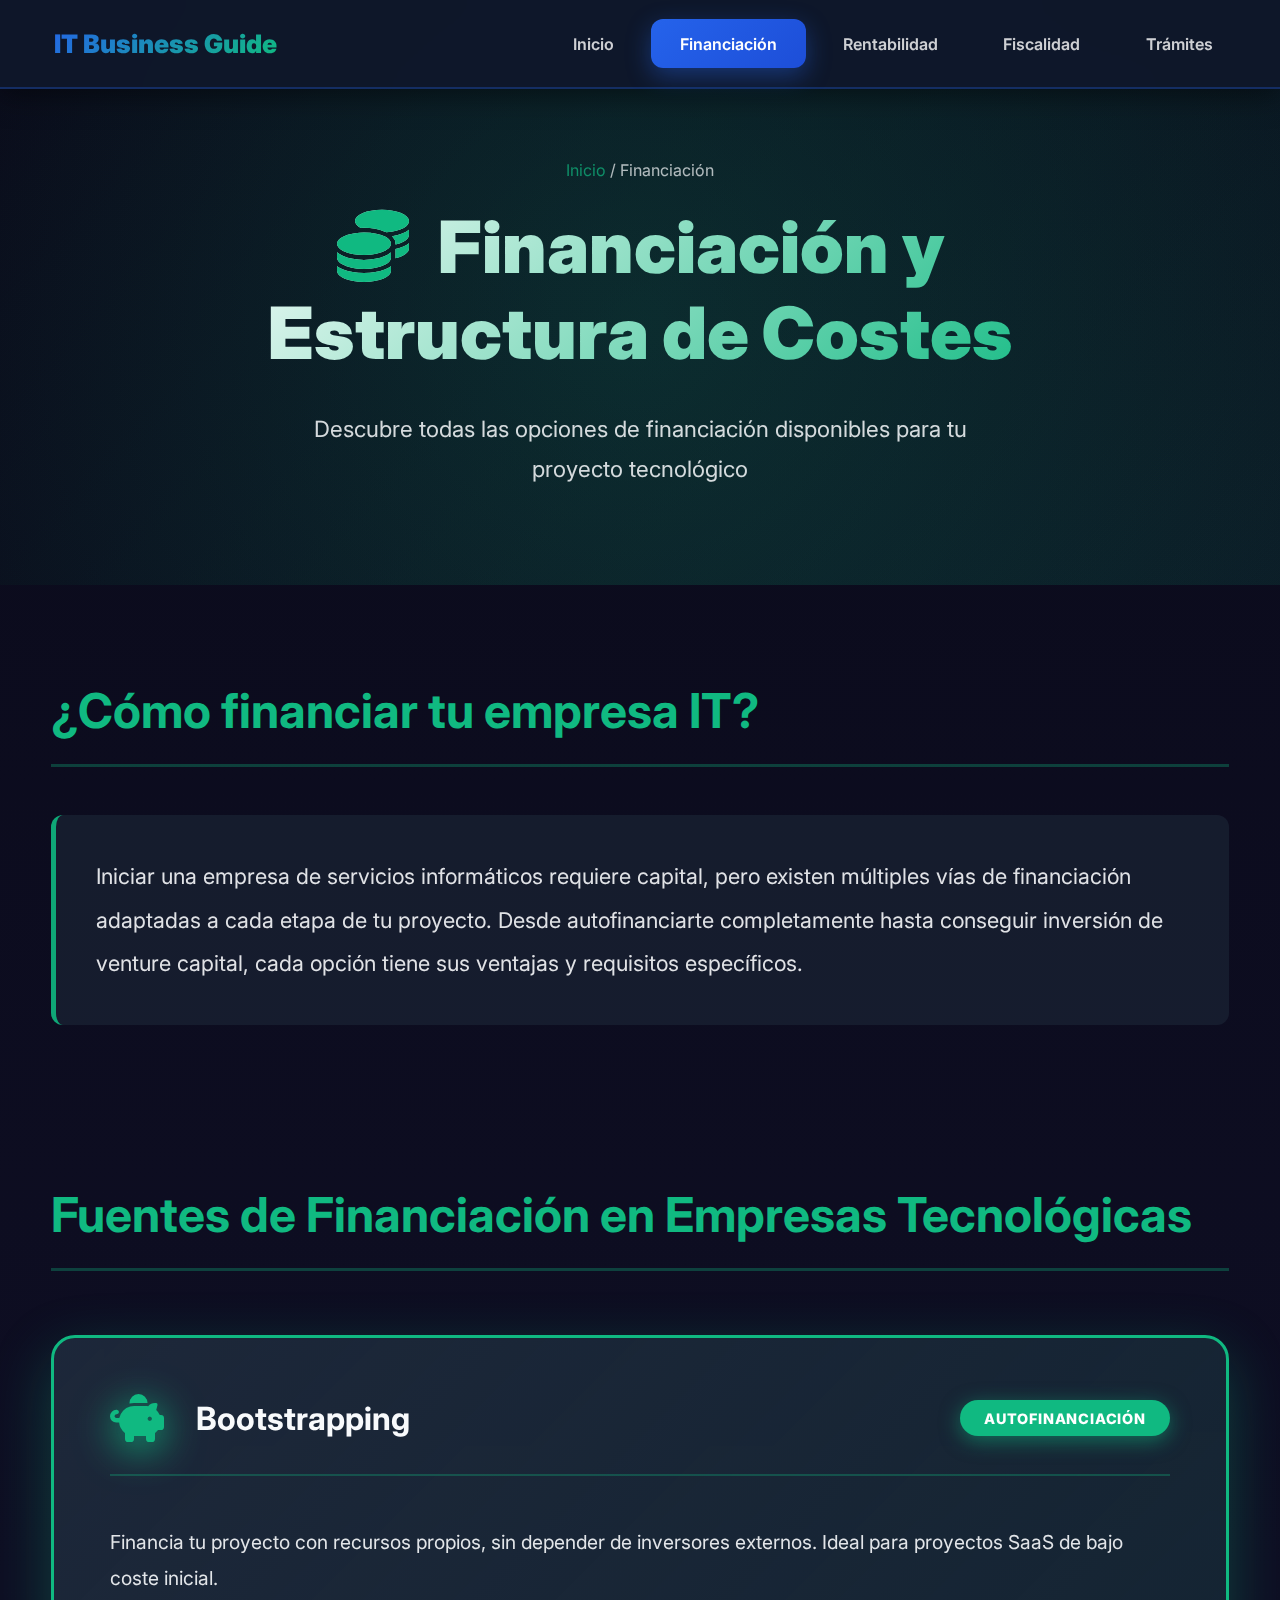
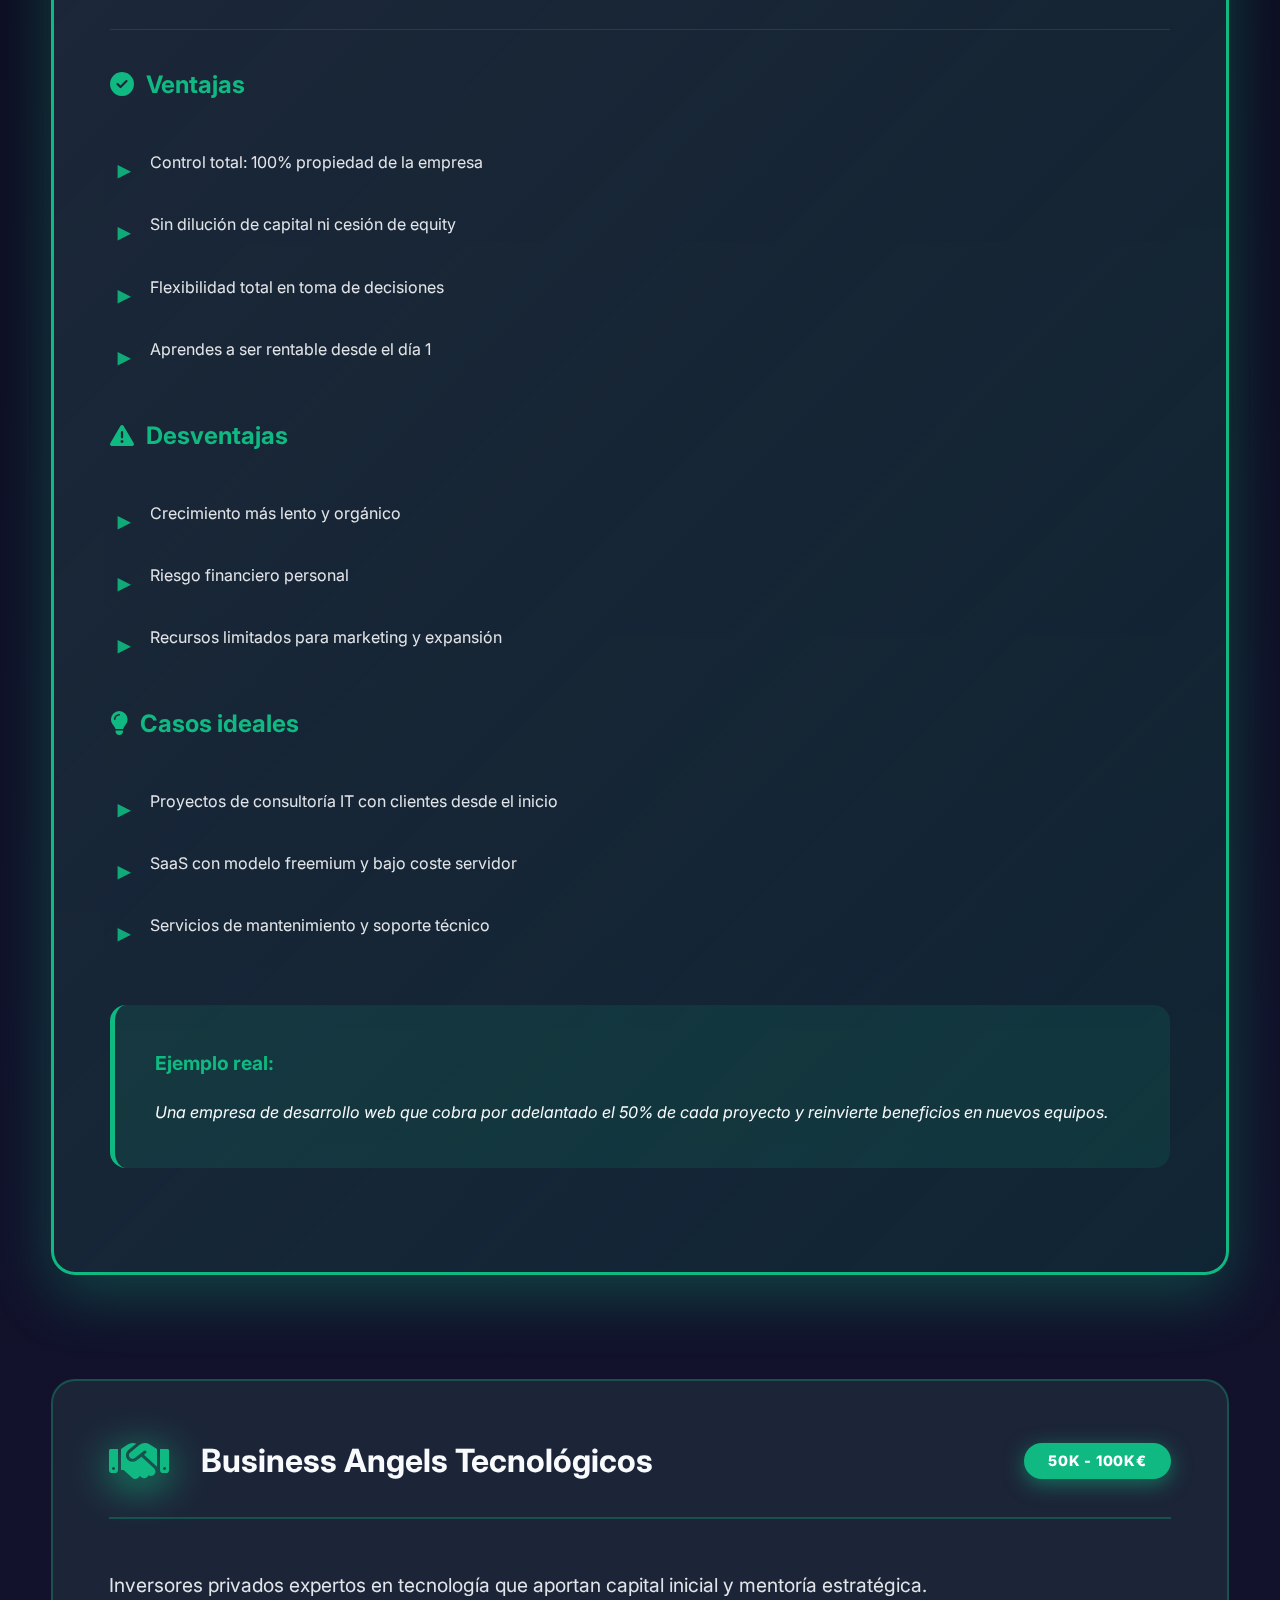
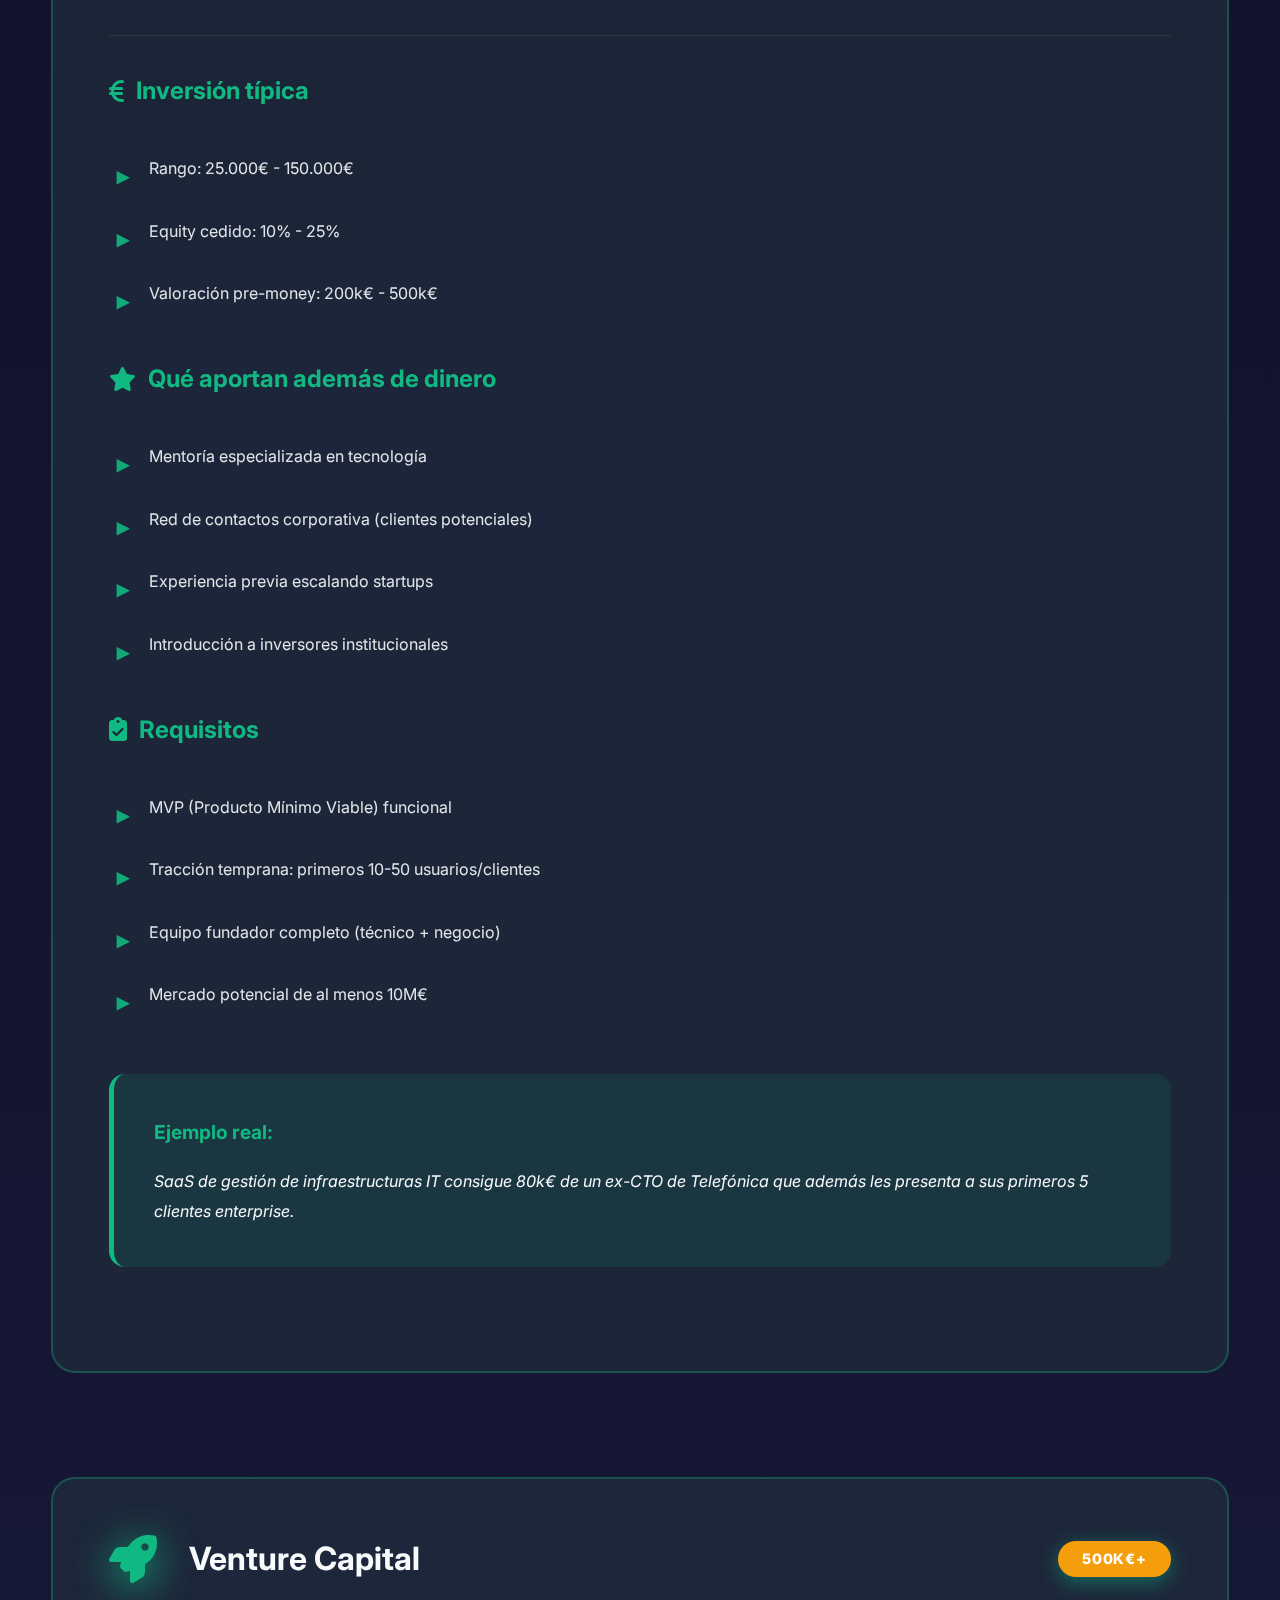
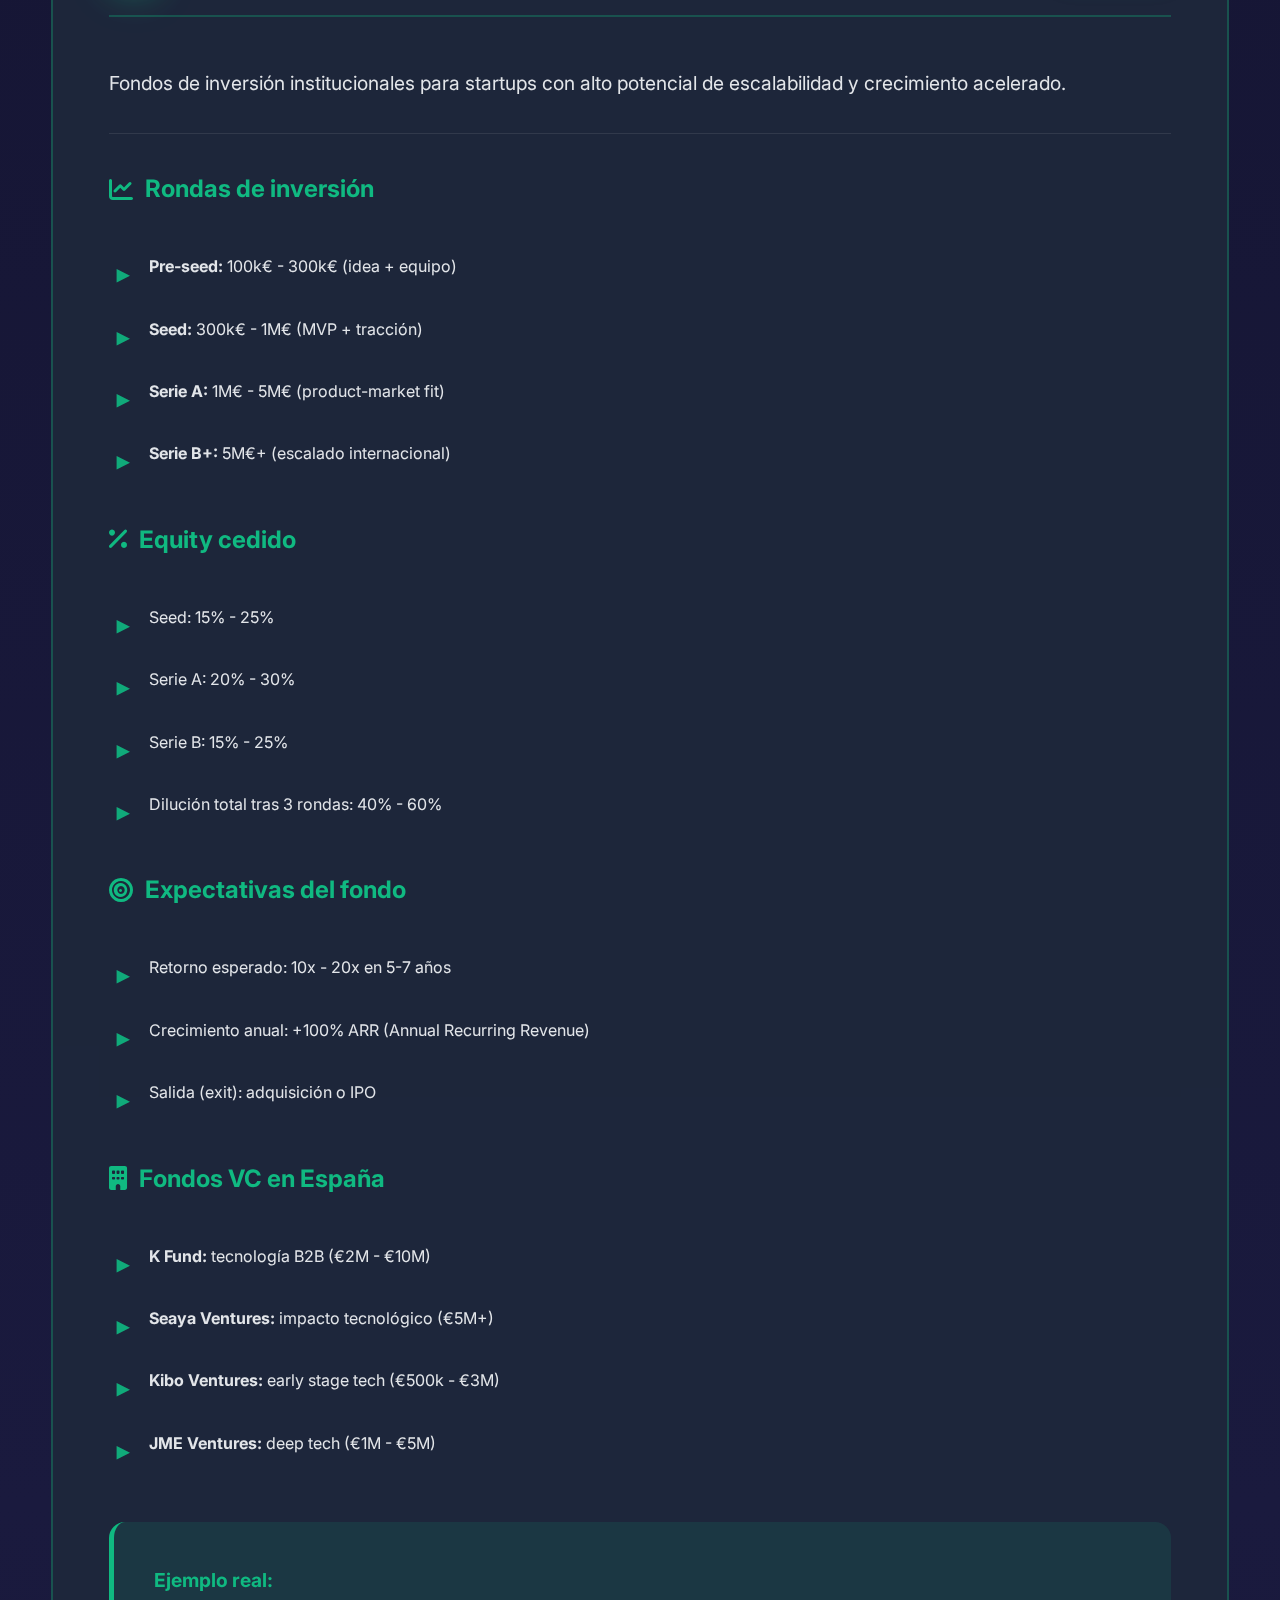
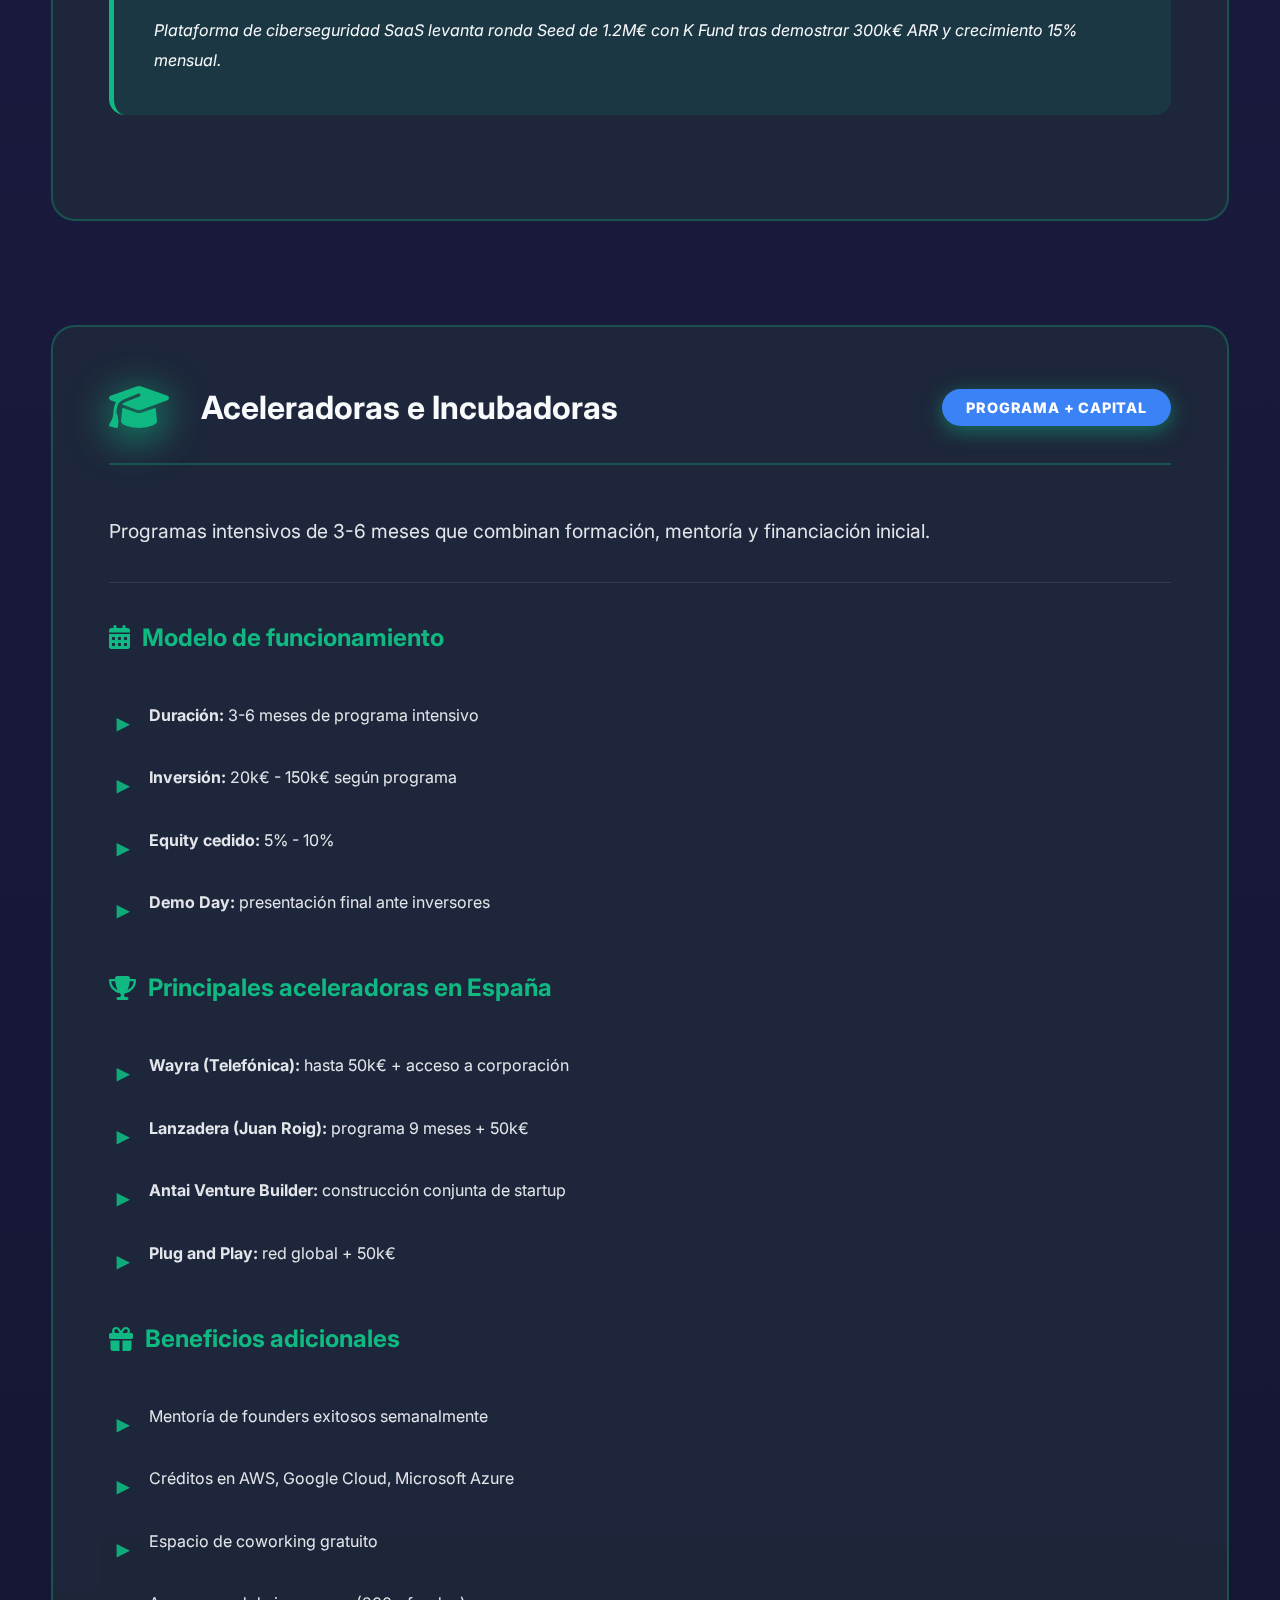
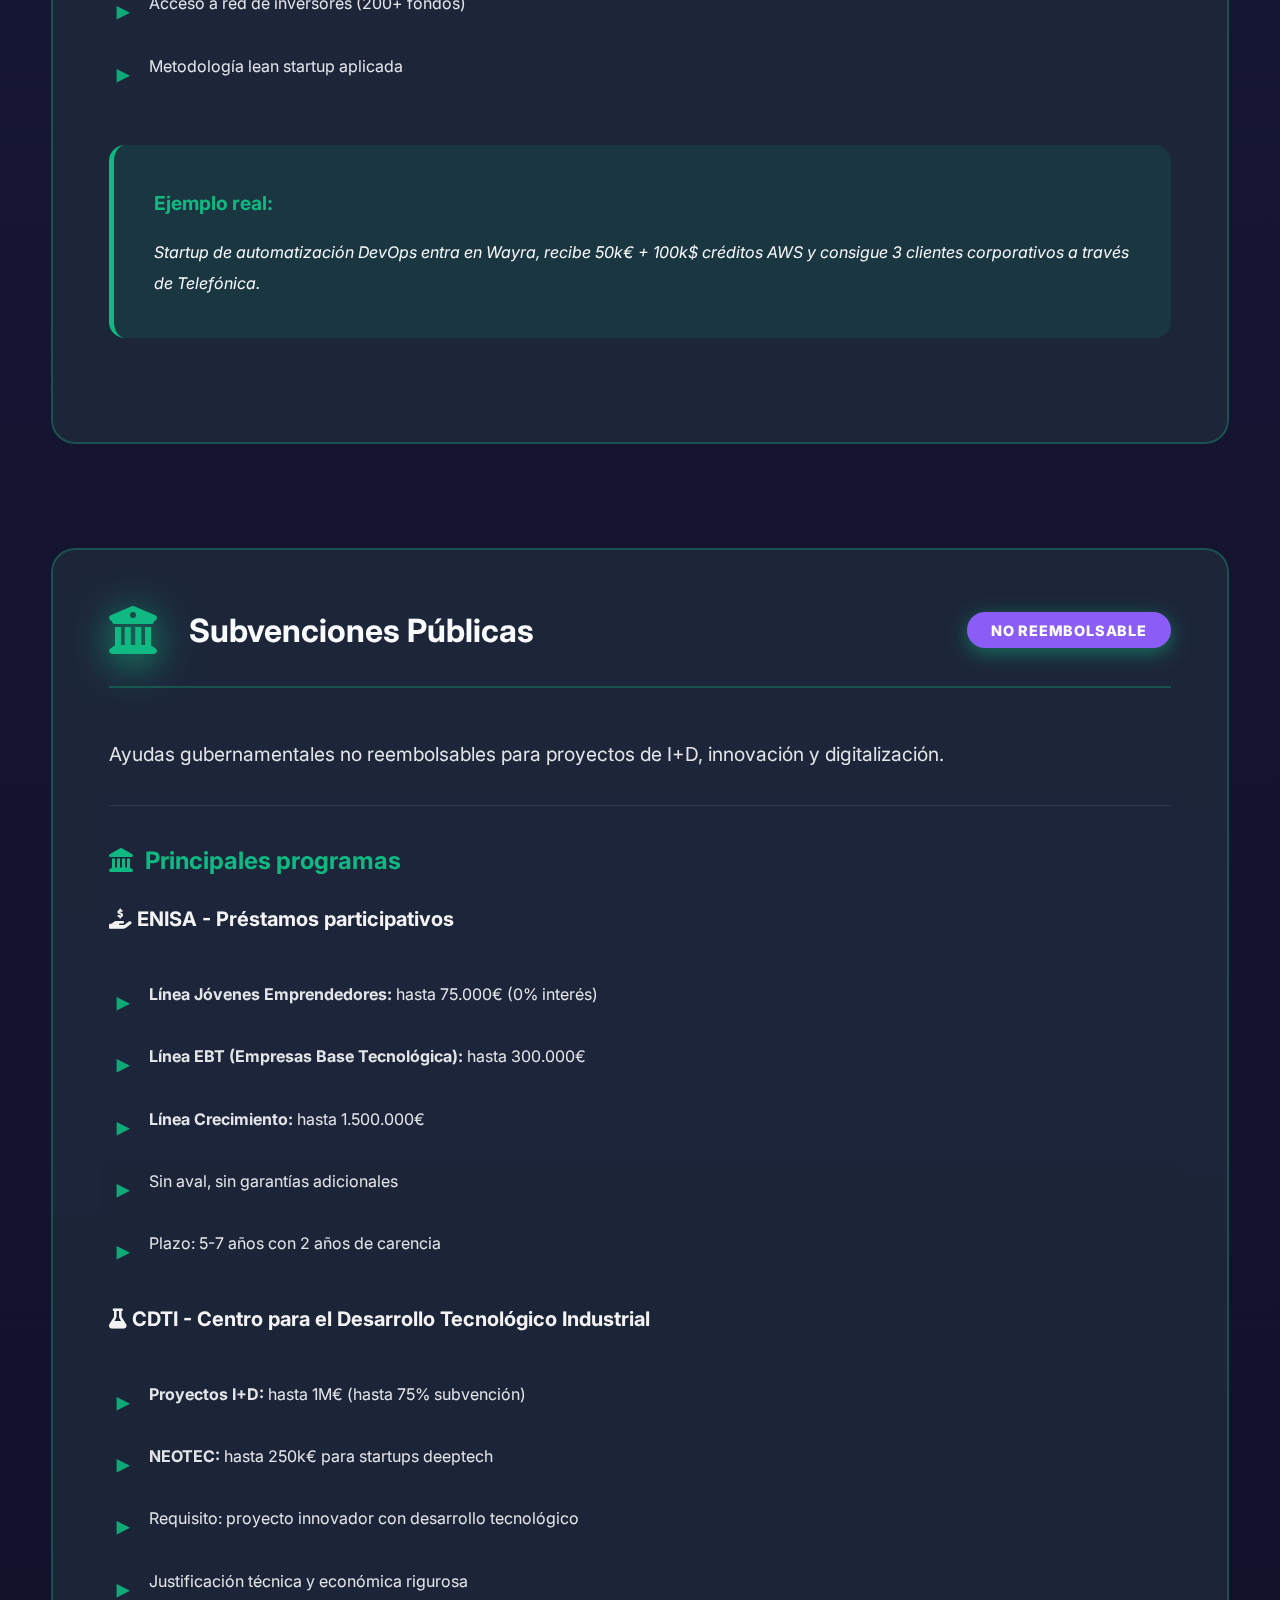
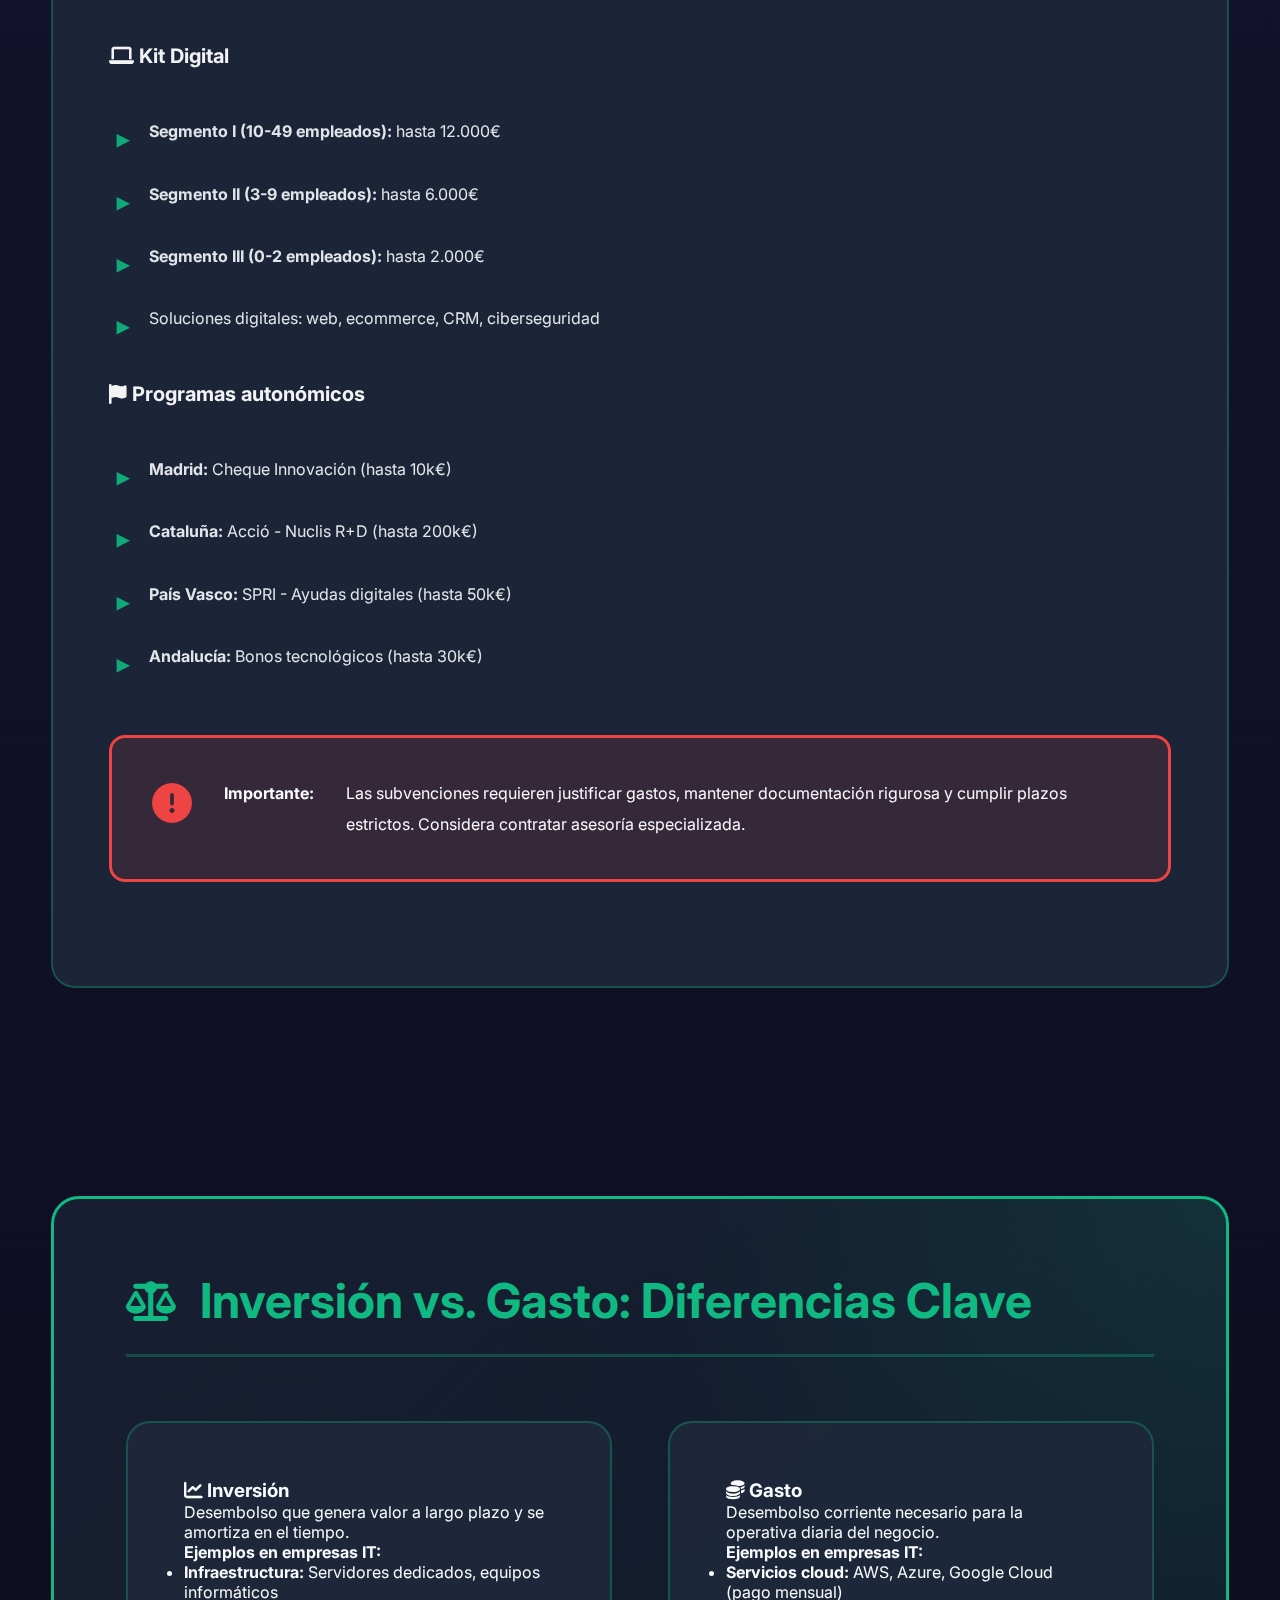
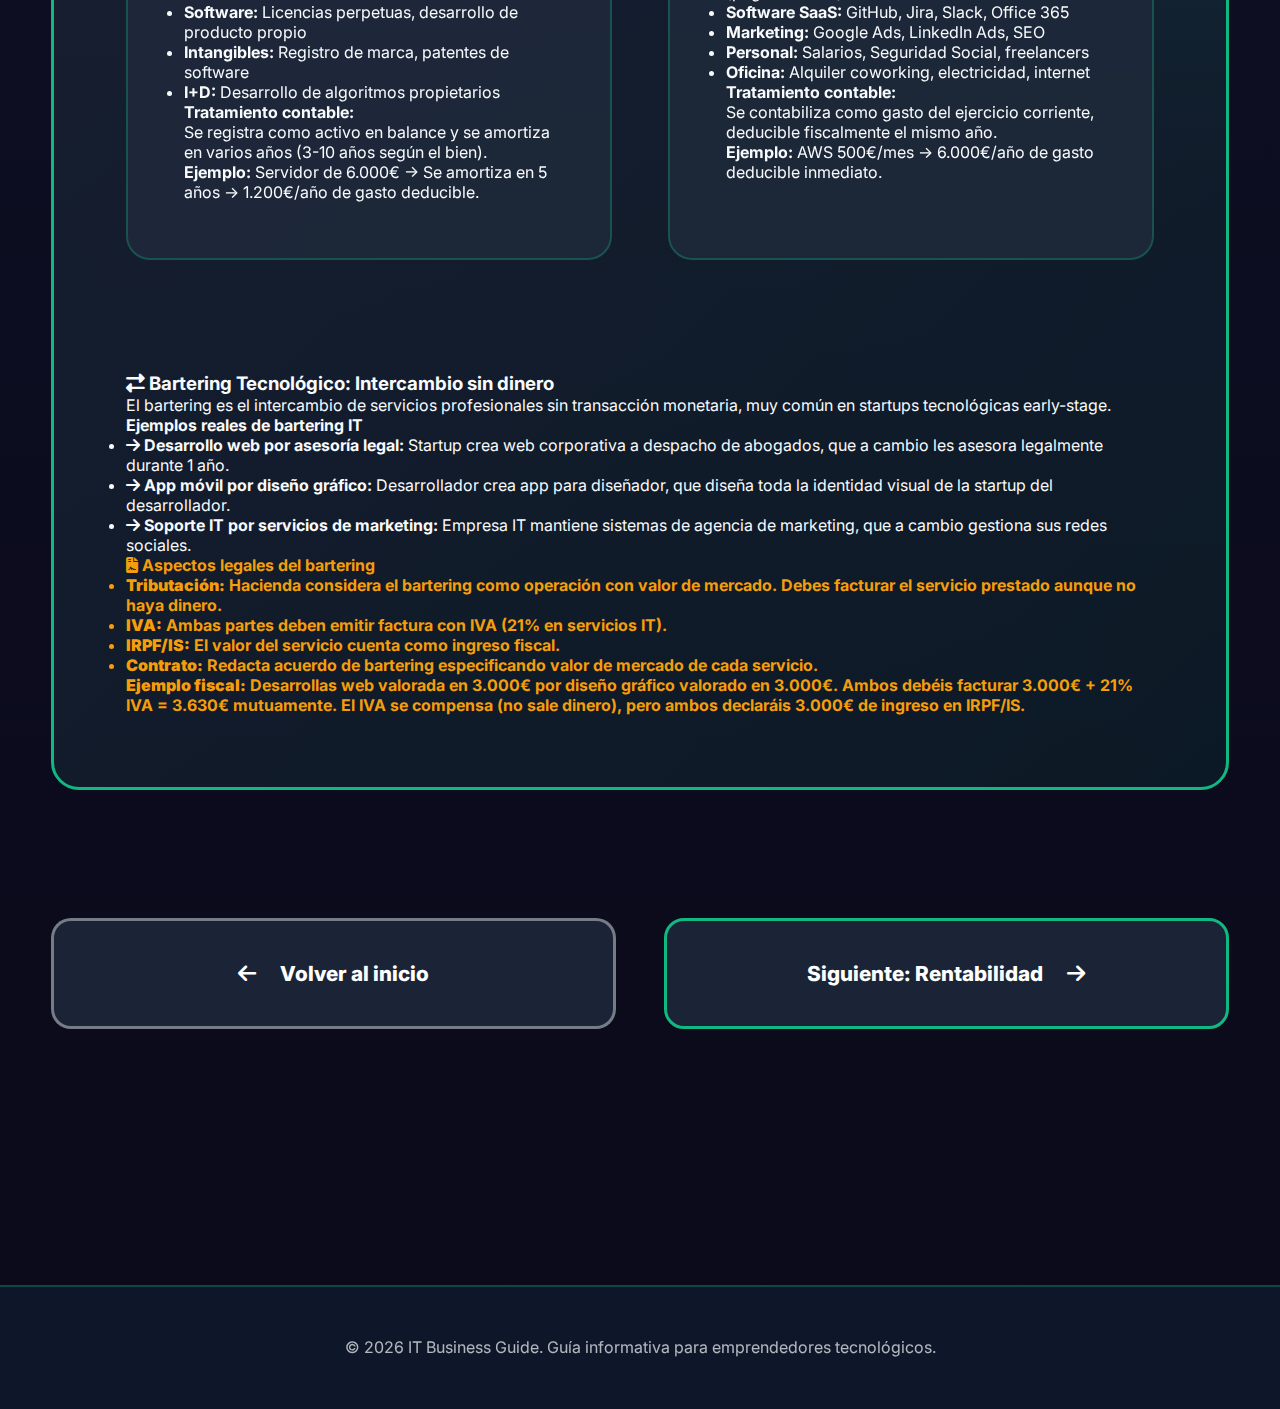
<file: financiacion.html>
<!DOCTYPE html>
<html lang="es">
<head>
    <meta charset="UTF-8">
    <meta name="viewport" content="width=device-width, initial-scale=1.0">
    <title>Financiación - Guía Empresas IT</title>
    <!-- CAMBIAR ESTAS 2 LÍNEAS -->
    <link rel="stylesheet" href="styles.css">
    <link rel="stylesheet" href="pages-style.css">
    <!-- FIN CAMBIOS -->
    <link href="https://fonts.googleapis.com/css2?family=Inter:wght@300;400;600;700;900&display=swap" rel="stylesheet">
    <link rel="stylesheet" href="https://cdnjs.cloudflare.com/ajax/libs/font-awesome/6.5.1/css/all.min.css">
</head>

<body class="page-financiacion">
    
    <!-- Navbar -->
    <nav class="navbar">
        <div class="logo">
            <i class="fas fa-chart-network"></i>
            IT Business Guide
        </div>
        <div class="nav-menu">
            <a href="index.html">Inicio</a>
            <a href="financiacion.html" class="active">Financiación</a>
            <a href="rentabilidad.html">Rentabilidad</a>
            <a href="fiscalidad.html">Fiscalidad</a>
            <a href="tramites.html">Trámites</a>
        </div>
    </nav>

    <!-- Hero Section -->
    <section class="page-hero">
        <div class="hero-content">
            <div class="breadcrumb">
                <a href="index.html">Inicio</a> / <span>Financiación</span>
            </div>
            <h1><i class="fas fa-coins"></i> Financiación y Estructura de Costes</h1>
            <p class="subtitle">Descubre todas las opciones de financiación disponibles para tu proyecto tecnológico</p>
        </div>
    </section>

    <!-- Contenido Principal -->
    <main class="page-content">
        
        <!-- Introducción -->
        <section class="content-section">
            <h2>¿Cómo financiar tu empresa IT?</h2>
            <p class="intro-text">Iniciar una empresa de servicios informáticos requiere capital, pero existen múltiples vías de financiación adaptadas a cada etapa de tu proyecto. Desde autofinanciarte completamente hasta conseguir inversión de venture capital, cada opción tiene sus ventajas y requisitos específicos.</p>
        </section>

        <!-- Fuentes de Financiación -->
        <section class="content-section">
            <h2>Fuentes de Financiación en Empresas Tecnológicas</h2>
            
            <div class="financing-grid">
                
                <!-- Bootstrapping -->
                <div class="finance-card featured">
                    <div class="card-header">
                        <i class="fas fa-piggy-bank"></i>
                        <h3>Bootstrapping</h3>
                        <span class="badge">Autofinanciación</span>
                    </div>
                    <p class="card-description">Financia tu proyecto con recursos propios, sin depender de inversores externos. Ideal para proyectos SaaS de bajo coste inicial.</p>
                    
                    <div class="card-content">
                        <h4><i class="fas fa-check-circle"></i> Ventajas</h4>
                        <ul>
                            <li>Control total: 100% propiedad de la empresa</li>
                            <li>Sin dilución de capital ni cesión de equity</li>
                            <li>Flexibilidad total en toma de decisiones</li>
                            <li>Aprendes a ser rentable desde el día 1</li>
                        </ul>
                        
                        <h4><i class="fas fa-exclamation-triangle"></i> Desventajas</h4>
                        <ul>
                            <li>Crecimiento más lento y orgánico</li>
                            <li>Riesgo financiero personal</li>
                            <li>Recursos limitados para marketing y expansión</li>
                        </ul>
                        
                        <h4><i class="fas fa-lightbulb"></i> Casos ideales</h4>
                        <ul>
                            <li>Proyectos de consultoría IT con clientes desde el inicio</li>
                            <li>SaaS con modelo freemium y bajo coste servidor</li>
                            <li>Servicios de mantenimiento y soporte técnico</li>
                        </ul>
                        
                        <div class="example-box">
                            <strong>Ejemplo real:</strong> Una empresa de desarrollo web que cobra por adelantado el 50% de cada proyecto y reinvierte beneficios en nuevos equipos.
                        </div>
                    </div>
                </div>

                <!-- Business Angels -->
                <div class="finance-card">
                    <div class="card-header">
                        <i class="fas fa-handshake"></i>
                        <h3>Business Angels Tecnológicos</h3>
                        <span class="badge badge-success">50k - 100k€</span>
                    </div>
                    <p class="card-description">Inversores privados expertos en tecnología que aportan capital inicial y mentoría estratégica.</p>
                    
                    <div class="card-content">
                        <h4><i class="fas fa-euro-sign"></i> Inversión típica</h4>
                        <ul>
                            <li>Rango: 25.000€ - 150.000€</li>
                            <li>Equity cedido: 10% - 25%</li>
                            <li>Valoración pre-money: 200k€ - 500k€</li>
                        </ul>
                        
                        <h4><i class="fas fa-star"></i> Qué aportan además de dinero</h4>
                        <ul>
                            <li>Mentoría especializada en tecnología</li>
                            <li>Red de contactos corporativa (clientes potenciales)</li>
                            <li>Experiencia previa escalando startups</li>
                            <li>Introducción a inversores institucionales</li>
                        </ul>
                        
                        <h4><i class="fas fa-clipboard-check"></i> Requisitos</h4>
                        <ul>
                            <li>MVP (Producto Mínimo Viable) funcional</li>
                            <li>Tracción temprana: primeros 10-50 usuarios/clientes</li>
                            <li>Equipo fundador completo (técnico + negocio)</li>
                            <li>Mercado potencial de al menos 10M€</li>
                        </ul>
                        
                        <div class="example-box">
                            <strong>Ejemplo real:</strong> SaaS de gestión de infraestructuras IT consigue 80k€ de un ex-CTO de Telefónica que además les presenta a sus primeros 5 clientes enterprise.
                        </div>
                    </div>
                </div>

                <!-- Venture Capital -->
                <div class="finance-card">
                    <div class="card-header">
                        <i class="fas fa-rocket"></i>
                        <h3>Venture Capital</h3>
                        <span class="badge badge-warning">500k€+</span>
                    </div>
                    <p class="card-description">Fondos de inversión institucionales para startups con alto potencial de escalabilidad y crecimiento acelerado.</p>
                    
                    <div class="card-content">
                        <h4><i class="fas fa-chart-line"></i> Rondas de inversión</h4>
                        <ul>
                            <li><strong>Pre-seed:</strong> 100k€ - 300k€ (idea + equipo)</li>
                            <li><strong>Seed:</strong> 300k€ - 1M€ (MVP + tracción)</li>
                            <li><strong>Serie A:</strong> 1M€ - 5M€ (product-market fit)</li>
                            <li><strong>Serie B+:</strong> 5M€+ (escalado internacional)</li>
                        </ul>
                        
                        <h4><i class="fas fa-percentage"></i> Equity cedido</h4>
                        <ul>
                            <li>Seed: 15% - 25%</li>
                            <li>Serie A: 20% - 30%</li>
                            <li>Serie B: 15% - 25%</li>
                            <li>Dilución total tras 3 rondas: 40% - 60%</li>
                        </ul>
                        
                        <h4><i class="fas fa-bullseye"></i> Expectativas del fondo</h4>
                        <ul>
                            <li>Retorno esperado: 10x - 20x en 5-7 años</li>
                            <li>Crecimiento anual: +100% ARR (Annual Recurring Revenue)</li>
                            <li>Salida (exit): adquisición o IPO</li>
                        </ul>
                        
                        <h4><i class="fas fa-building"></i> Fondos VC en España</h4>
                        <ul>
                            <li><strong>K Fund:</strong> tecnología B2B (€2M - €10M)</li>
                            <li><strong>Seaya Ventures:</strong> impacto tecnológico (€5M+)</li>
                            <li><strong>Kibo Ventures:</strong> early stage tech (€500k - €3M)</li>
                            <li><strong>JME Ventures:</strong> deep tech (€1M - €5M)</li>
                        </ul>
                        
                        <div class="example-box">
                            <strong>Ejemplo real:</strong> Plataforma de ciberseguridad SaaS levanta ronda Seed de 1.2M€ con K Fund tras demostrar 300k€ ARR y crecimiento 15% mensual.
                        </div>
                    </div>
                </div>

                <!-- Aceleradoras -->
                <div class="finance-card">
                    <div class="card-header">
                        <i class="fas fa-graduation-cap"></i>
                        <h3>Aceleradoras e Incubadoras</h3>
                        <span class="badge badge-info">Programa + Capital</span>
                    </div>
                    <p class="card-description">Programas intensivos de 3-6 meses que combinan formación, mentoría y financiación inicial.</p>
                    
                    <div class="card-content">
                        <h4><i class="fas fa-calendar-alt"></i> Modelo de funcionamiento</h4>
                        <ul>
                            <li><strong>Duración:</strong> 3-6 meses de programa intensivo</li>
                            <li><strong>Inversión:</strong> 20k€ - 150k€ según programa</li>
                            <li><strong>Equity cedido:</strong> 5% - 10%</li>
                            <li><strong>Demo Day:</strong> presentación final ante inversores</li>
                        </ul>
                        
                        <h4><i class="fas fa-trophy"></i> Principales aceleradoras en España</h4>
                        <ul>
                            <li><strong>Wayra (Telefónica):</strong> hasta 50k€ + acceso a corporación</li>
                            <li><strong>Lanzadera (Juan Roig):</strong> programa 9 meses + 50k€</li>
                            <li><strong>Antai Venture Builder:</strong> construcción conjunta de startup</li>
                            <li><strong>Plug and Play:</strong> red global + 50k€</li>
                        </ul>
                        
                        <h4><i class="fas fa-gift"></i> Beneficios adicionales</h4>
                        <ul>
                            <li>Mentoría de founders exitosos semanalmente</li>
                            <li>Créditos en AWS, Google Cloud, Microsoft Azure</li>
                            <li>Espacio de coworking gratuito</li>
                            <li>Acceso a red de inversores (200+ fondos)</li>
                            <li>Metodología lean startup aplicada</li>
                        </ul>
                        
                        <div class="example-box">
                            <strong>Ejemplo real:</strong> Startup de automatización DevOps entra en Wayra, recibe 50k€ + 100k$ créditos AWS y consigue 3 clientes corporativos a través de Telefónica.
                        </div>
                    </div>
                </div>

                <!-- Subvenciones -->
                <div class="finance-card">
                    <div class="card-header">
                        <i class="fas fa-university"></i>
                        <h3>Subvenciones Públicas</h3>
                        <span class="badge badge-primary">No reembolsable</span>
                    </div>
                    <p class="card-description">Ayudas gubernamentales no reembolsables para proyectos de I+D, innovación y digitalización.</p>
                    
                    <div class="card-content">
                        <h4><i class="fas fa-landmark"></i> Principales programas</h4>
                        
                        <div class="subsidy-item">
                            <h5><i class="fas fa-hand-holding-usd"></i> ENISA - Préstamos participativos</h5>
                            <ul>
                                <li><strong>Línea Jóvenes Emprendedores:</strong> hasta 75.000€ (0% interés)</li>
                                <li><strong>Línea EBT (Empresas Base Tecnológica):</strong> hasta 300.000€</li>
                                <li><strong>Línea Crecimiento:</strong> hasta 1.500.000€</li>
                                <li>Sin aval, sin garantías adicionales</li>
                                <li>Plazo: 5-7 años con 2 años de carencia</li>
                            </ul>
                        </div>
                        
                        <div class="subsidy-item">
                            <h5><i class="fas fa-flask"></i> CDTI - Centro para el Desarrollo Tecnológico Industrial</h5>
                            <ul>
                                <li><strong>Proyectos I+D:</strong> hasta 1M€ (hasta 75% subvención)</li>
                                <li><strong>NEOTEC:</strong> hasta 250k€ para startups deeptech</li>
                                <li>Requisito: proyecto innovador con desarrollo tecnológico</li>
                                <li>Justificación técnica y económica rigurosa</li>
                            </ul>
                        </div>
                        
                        <div class="subsidy-item">
                            <h5><i class="fas fa-laptop"></i> Kit Digital</h5>
                            <ul>
                                <li><strong>Segmento I (10-49 empleados):</strong> hasta 12.000€</li>
                                <li><strong>Segmento II (3-9 empleados):</strong> hasta 6.000€</li>
                                <li><strong>Segmento III (0-2 empleados):</strong> hasta 2.000€</li>
                                <li>Soluciones digitales: web, ecommerce, CRM, ciberseguridad</li>
                            </ul>
                        </div>
                        
                        <div class="subsidy-item">
                            <h5><i class="fas fa-flag"></i> Programas autonómicos</h5>
                            <ul>
                                <li><strong>Madrid:</strong> Cheque Innovación (hasta 10k€)</li>
                                <li><strong>Cataluña:</strong> Acció - Nuclis R+D (hasta 200k€)</li>
                                <li><strong>País Vasco:</strong> SPRI - Ayudas digitales (hasta 50k€)</li>
                                <li><strong>Andalucía:</strong> Bonos tecnológicos (hasta 30k€)</li>
                            </ul>
                        </div>
                        
                        <div class="warning-box">
                            <i class="fas fa-exclamation-circle"></i>
                            <strong>Importante:</strong> Las subvenciones requieren justificar gastos, mantener documentación rigurosa y cumplir plazos estrictos. Considera contratar asesoría especializada.
                        </div>
                    </div>
                </div>
            </div>
        </section>

        <!-- Inversión vs Gasto -->
        <section class="content-section highlight-section">
            <h2><i class="fas fa-balance-scale"></i> Inversión vs. Gasto: Diferencias Clave</h2>
            
            <div class="comparison-grid">
                <div class="comparison-card">
                    <h3><i class="fas fa-chart-line"></i> Inversión</h3>
                    <p class="definition">Desembolso que genera valor a largo plazo y se amortiza en el tiempo.</p>
                    
                    <h4>Ejemplos en empresas IT:</h4>
                    <ul>
                        <li><strong>Infraestructura:</strong> Servidores dedicados, equipos informáticos</li>
                        <li><strong>Software:</strong> Licencias perpetuas, desarrollo de producto propio</li>
                        <li><strong>Intangibles:</strong> Registro de marca, patentes de software</li>
                        <li><strong>I+D:</strong> Desarrollo de algoritmos propietarios</li>
                    </ul>
                    
                    <div class="detail-box">
                        <strong>Tratamiento contable:</strong>
                        <p>Se registra como activo en balance y se amortiza en varios años (3-10 años según el bien).</p>
                        <p><strong>Ejemplo:</strong> Servidor de 6.000€ → Se amortiza en 5 años → 1.200€/año de gasto deducible.</p>
                    </div>
                </div>
                
                <div class="comparison-card">
                    <h3><i class="fas fa-coins"></i> Gasto</h3>
                    <p class="definition">Desembolso corriente necesario para la operativa diaria del negocio.</p>
                    
                    <h4>Ejemplos en empresas IT:</h4>
                    <ul>
                        <li><strong>Servicios cloud:</strong> AWS, Azure, Google Cloud (pago mensual)</li>
                        <li><strong>Software SaaS:</strong> GitHub, Jira, Slack, Office 365</li>
                        <li><strong>Marketing:</strong> Google Ads, LinkedIn Ads, SEO</li>
                        <li><strong>Personal:</strong> Salarios, Seguridad Social, freelancers</li>
                        <li><strong>Oficina:</strong> Alquiler coworking, electricidad, internet</li>
                    </ul>
                    
                    <div class="detail-box">
                        <strong>Tratamiento contable:</strong>
                        <p>Se contabiliza como gasto del ejercicio corriente, deducible fiscalmente el mismo año.</p>
                        <p><strong>Ejemplo:</strong> AWS 500€/mes → 6.000€/año de gasto deducible inmediato.</p>
                    </div>
                </div>
            </div>

            <!-- Bartering -->
            <div class="bartering-section">
                <h3><i class="fas fa-exchange-alt"></i> Bartering Tecnológico: Intercambio sin dinero</h3>
                <p>El bartering es el intercambio de servicios profesionales sin transacción monetaria, muy común en startups tecnológicas early-stage.</p>
                
                <div class="bartering-examples">
                    <div class="bartering-card">
                        <h4>Ejemplos reales de bartering IT</h4>
                        <ul>
                            <li><i class="fas fa-arrow-right"></i> <strong>Desarrollo web por asesoría legal:</strong> Startup crea web corporativa a despacho de abogados, que a cambio les asesora legalmente durante 1 año.</li>
                            <li><i class="fas fa-arrow-right"></i> <strong>App móvil por diseño gráfico:</strong> Desarrollador crea app para diseñador, que diseña toda la identidad visual de la startup del desarrollador.</li>
                            <li><i class="fas fa-arrow-right"></i> <strong>Soporte IT por servicios de marketing:</strong> Empresa IT mantiene sistemas de agencia de marketing, que a cambio gestiona sus redes sociales.</li>
                        </ul>
                    </div>
                    
                    <div class="bartering-card warning">
                        <h4><i class="fas fa-file-contract"></i> Aspectos legales del bartering</h4>
                        <ul>
                            <li><strong>Tributación:</strong> Hacienda considera el bartering como operación con valor de mercado. Debes facturar el servicio prestado aunque no haya dinero.</li>
                            <li><strong>IVA:</strong> Ambas partes deben emitir factura con IVA (21% en servicios IT).</li>
                            <li><strong>IRPF/IS:</strong> El valor del servicio cuenta como ingreso fiscal.</li>
                            <li><strong>Contrato:</strong> Redacta acuerdo de bartering especificando valor de mercado de cada servicio.</li>
                        </ul>
                        
                        <div class="example-mini">
                            <strong>Ejemplo fiscal:</strong> Desarrollas web valorada en 3.000€ por diseño gráfico valorado en 3.000€. Ambos debéis facturar 3.000€ + 21% IVA = 3.630€ mutuamente. El IVA se compensa (no sale dinero), pero ambos declaráis 3.000€ de ingreso en IRPF/IS.
                        </div>
                    </div>
                </div>
            </div>
        </section>

        <!-- Navegación entre secciones -->
        <section class="section-navigation">
            <a href="index.html" class="nav-btn btn-back">
                <i class="fas fa-arrow-left"></i> Volver al inicio
            </a>
            <a href="rentabilidad.html" class="nav-btn btn-next">
                Siguiente: Rentabilidad <i class="fas fa-arrow-right"></i>
            </a>
        </section>

    </main>

    <!-- Footer -->
    <footer class="page-footer">
        <p>&copy; 2026 IT Business Guide. Guía informativa para emprendedores tecnológicos.</p>
    </footer>

</body>
</html>
</file>
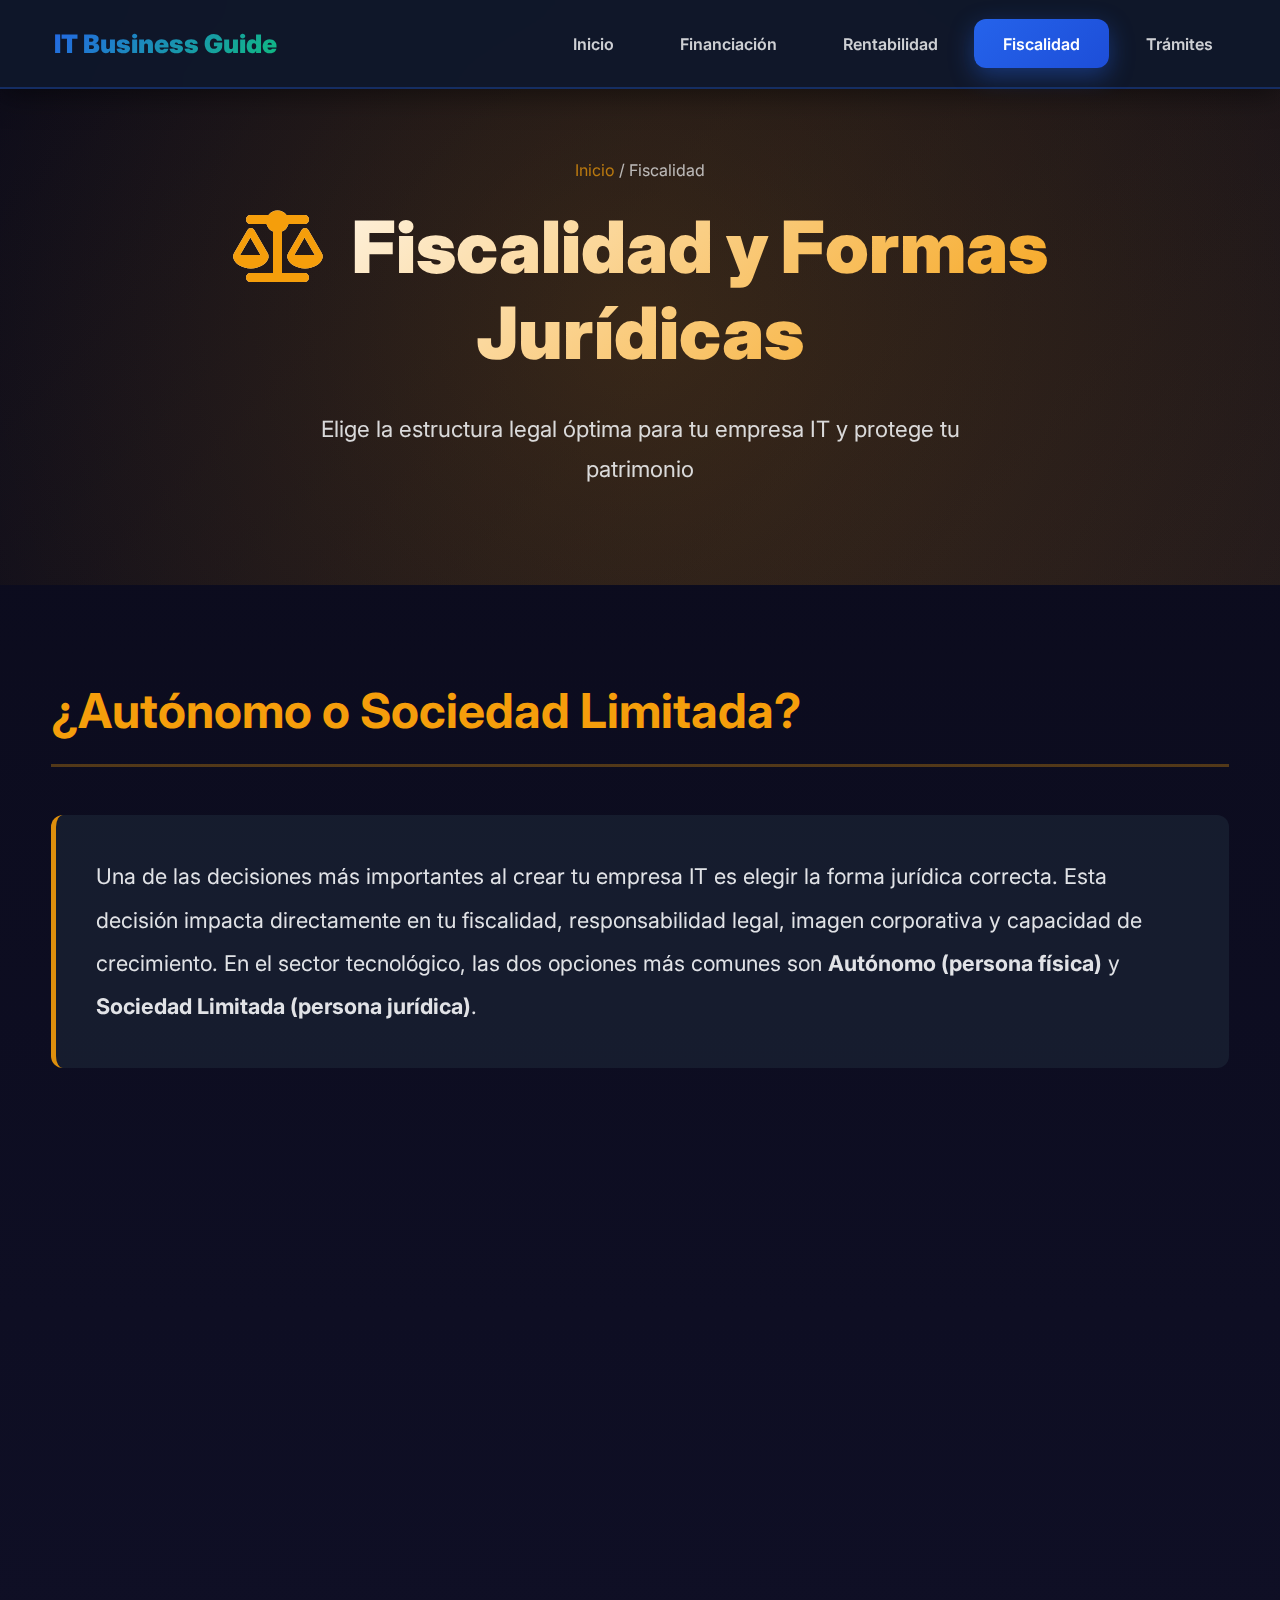
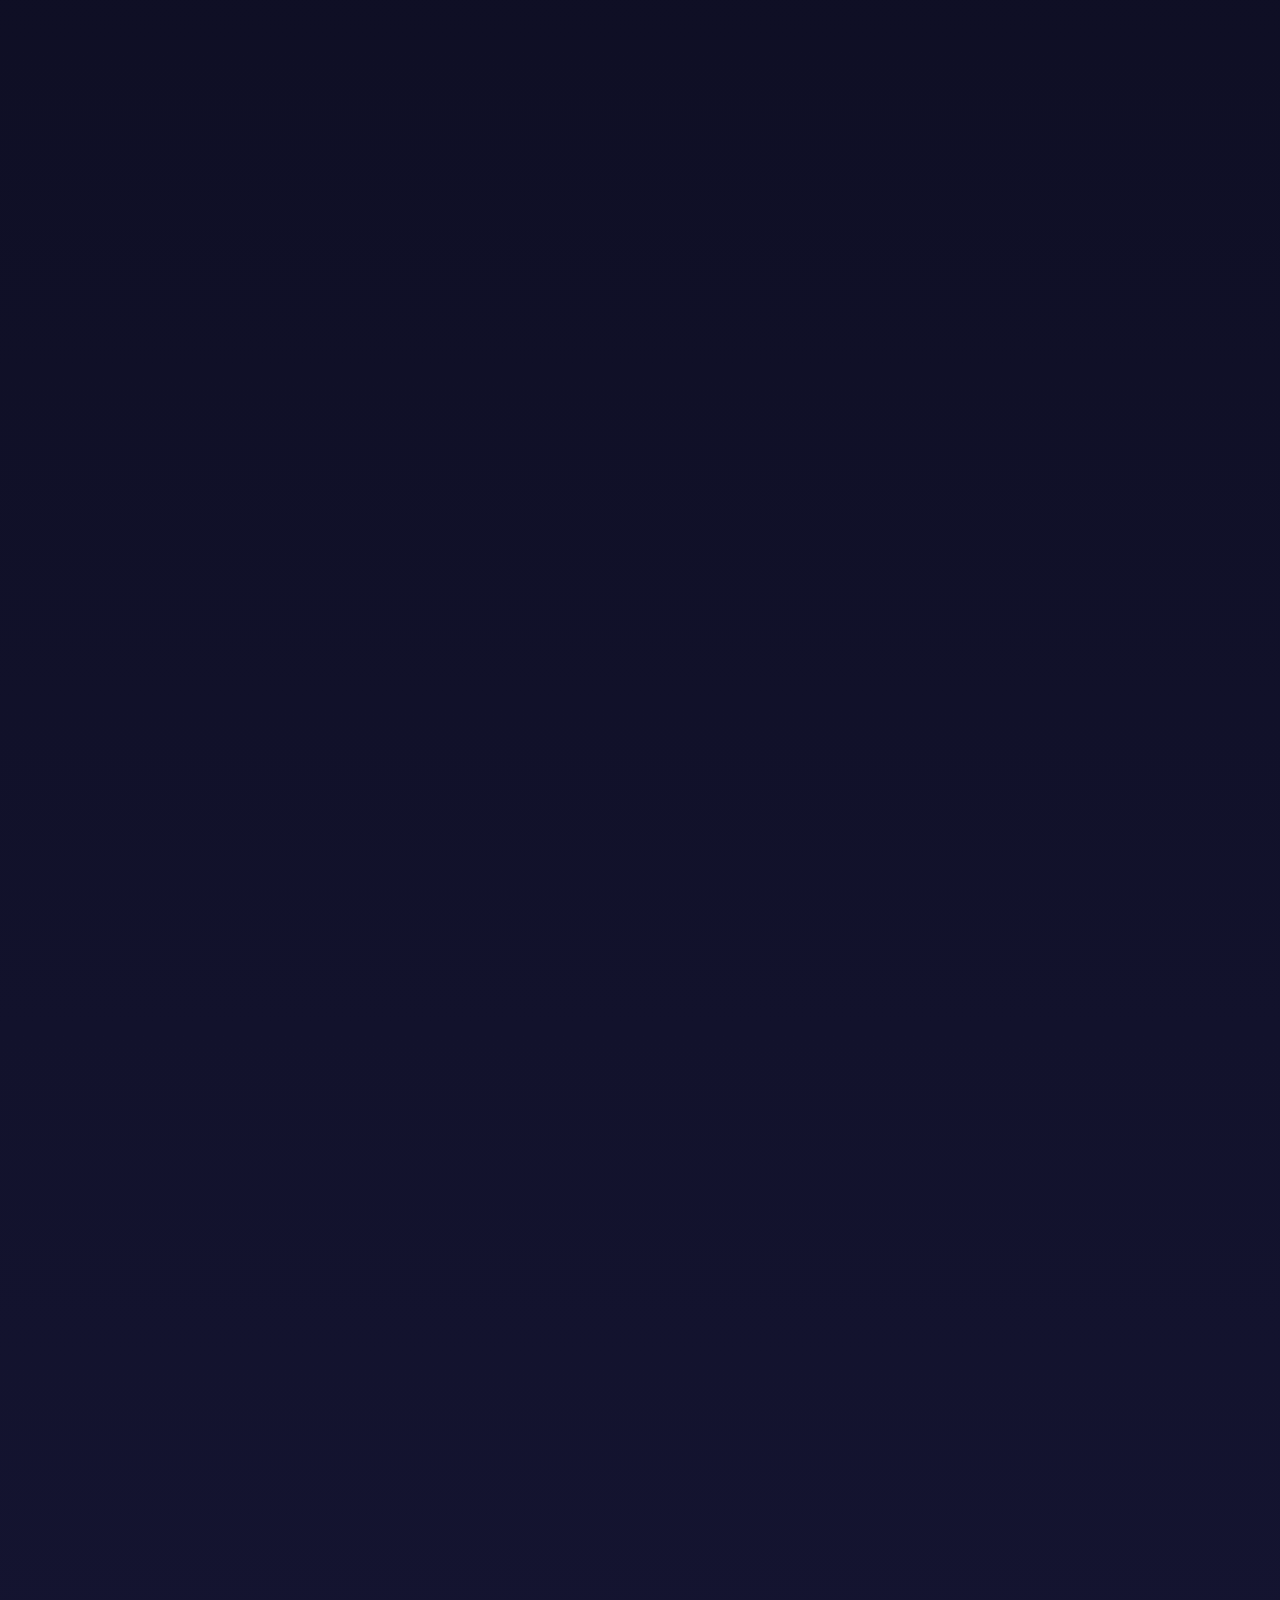
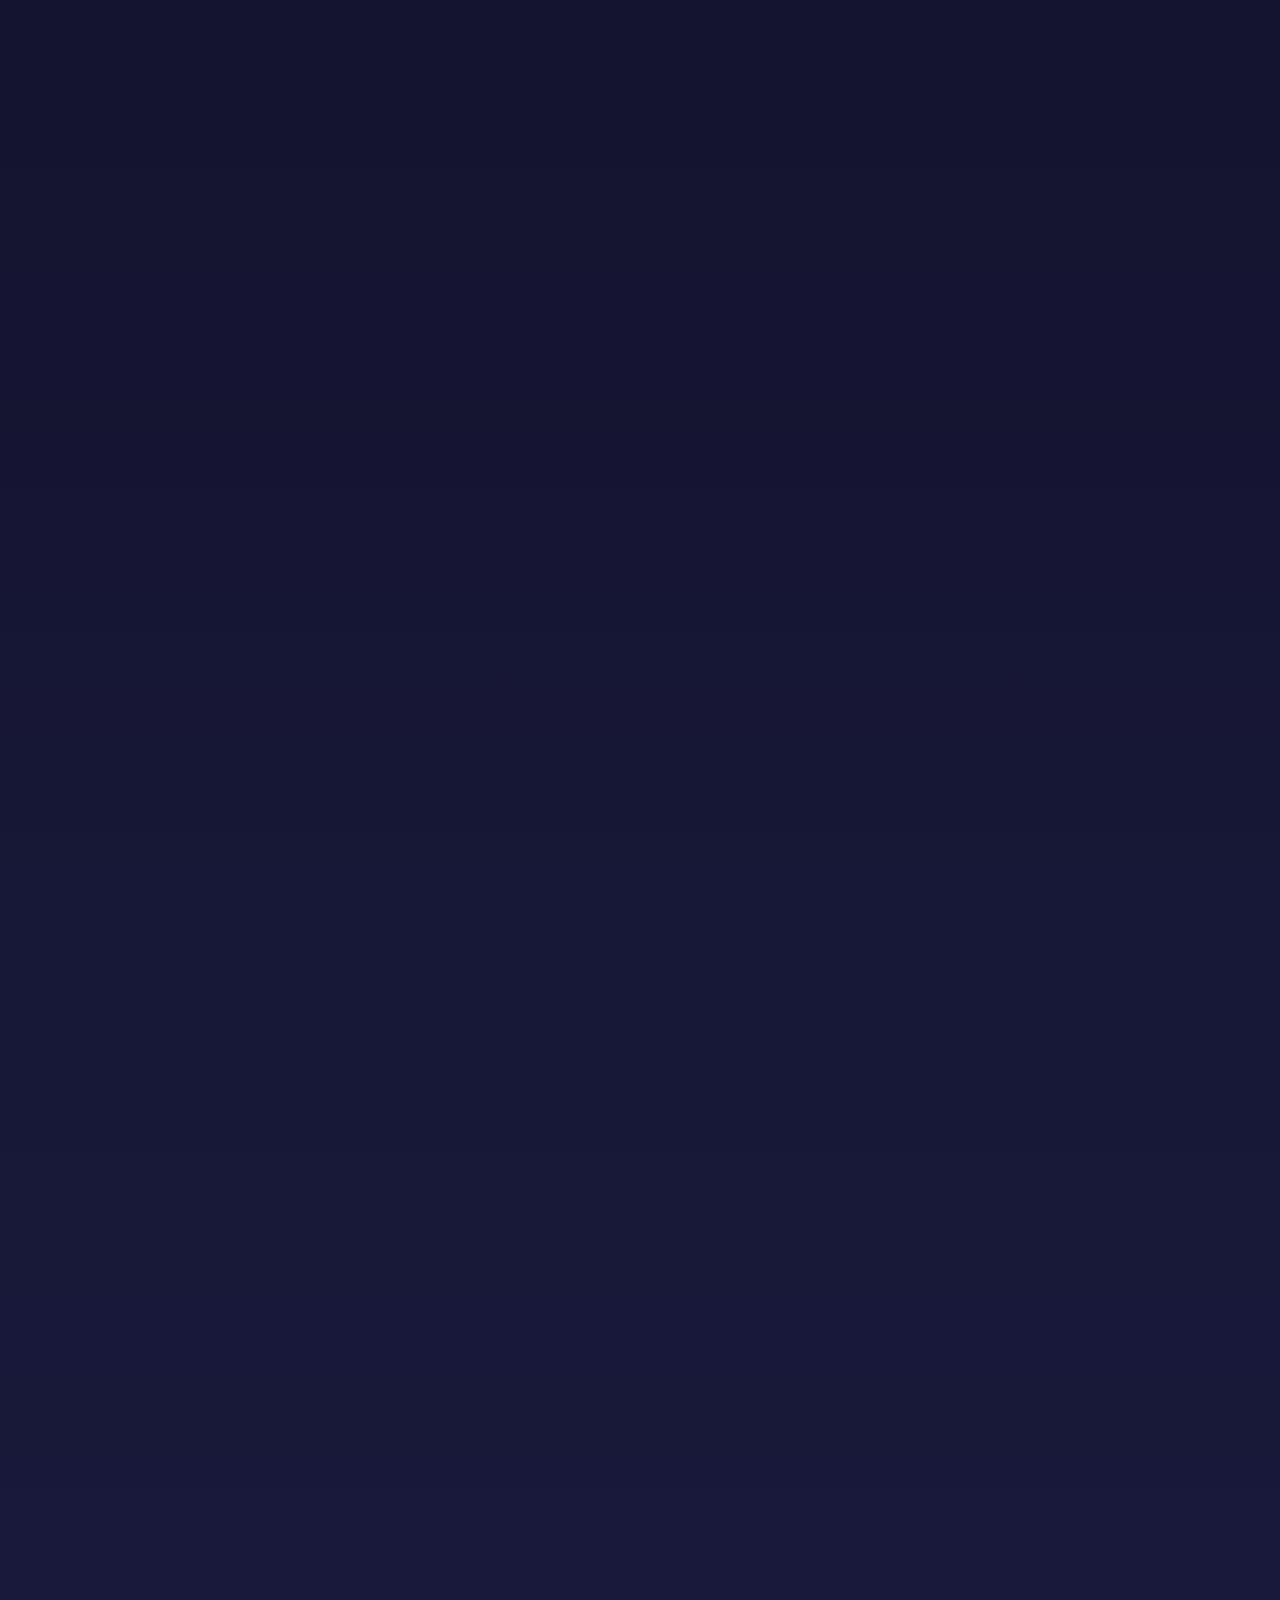
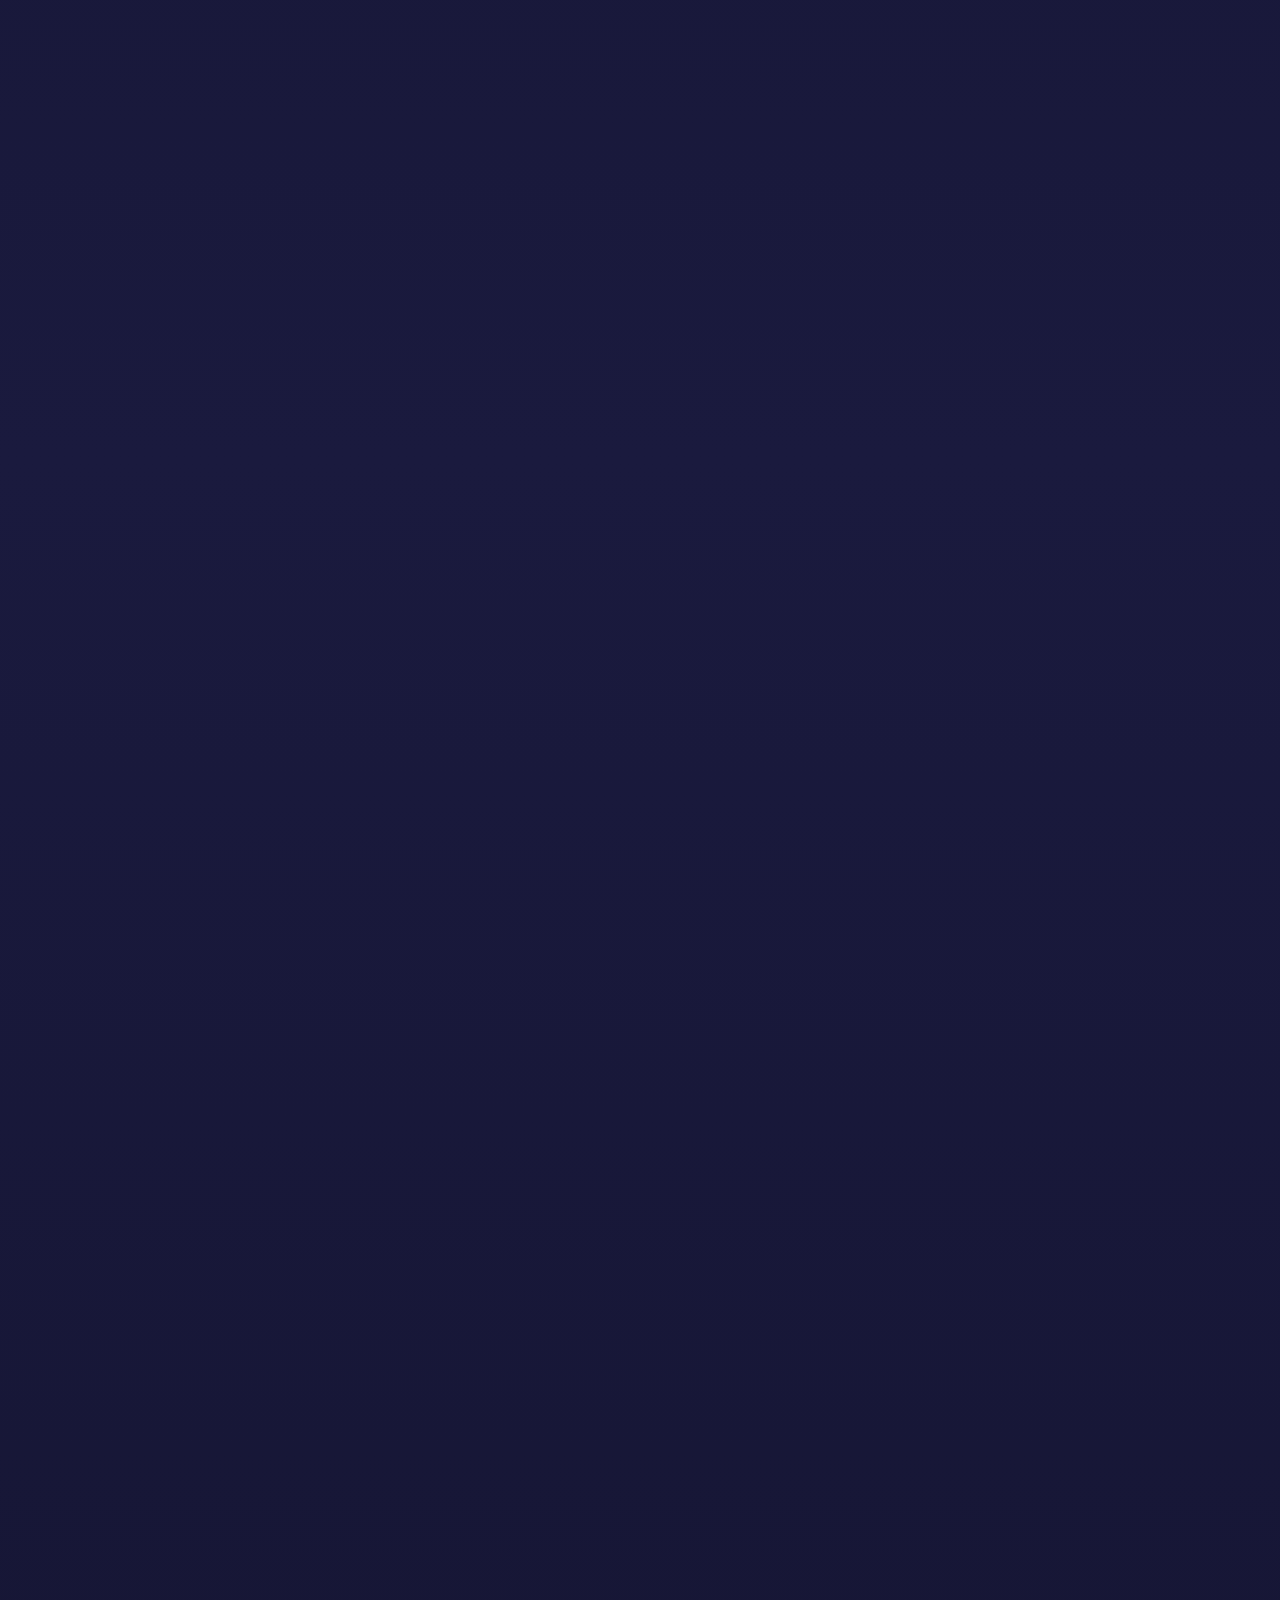
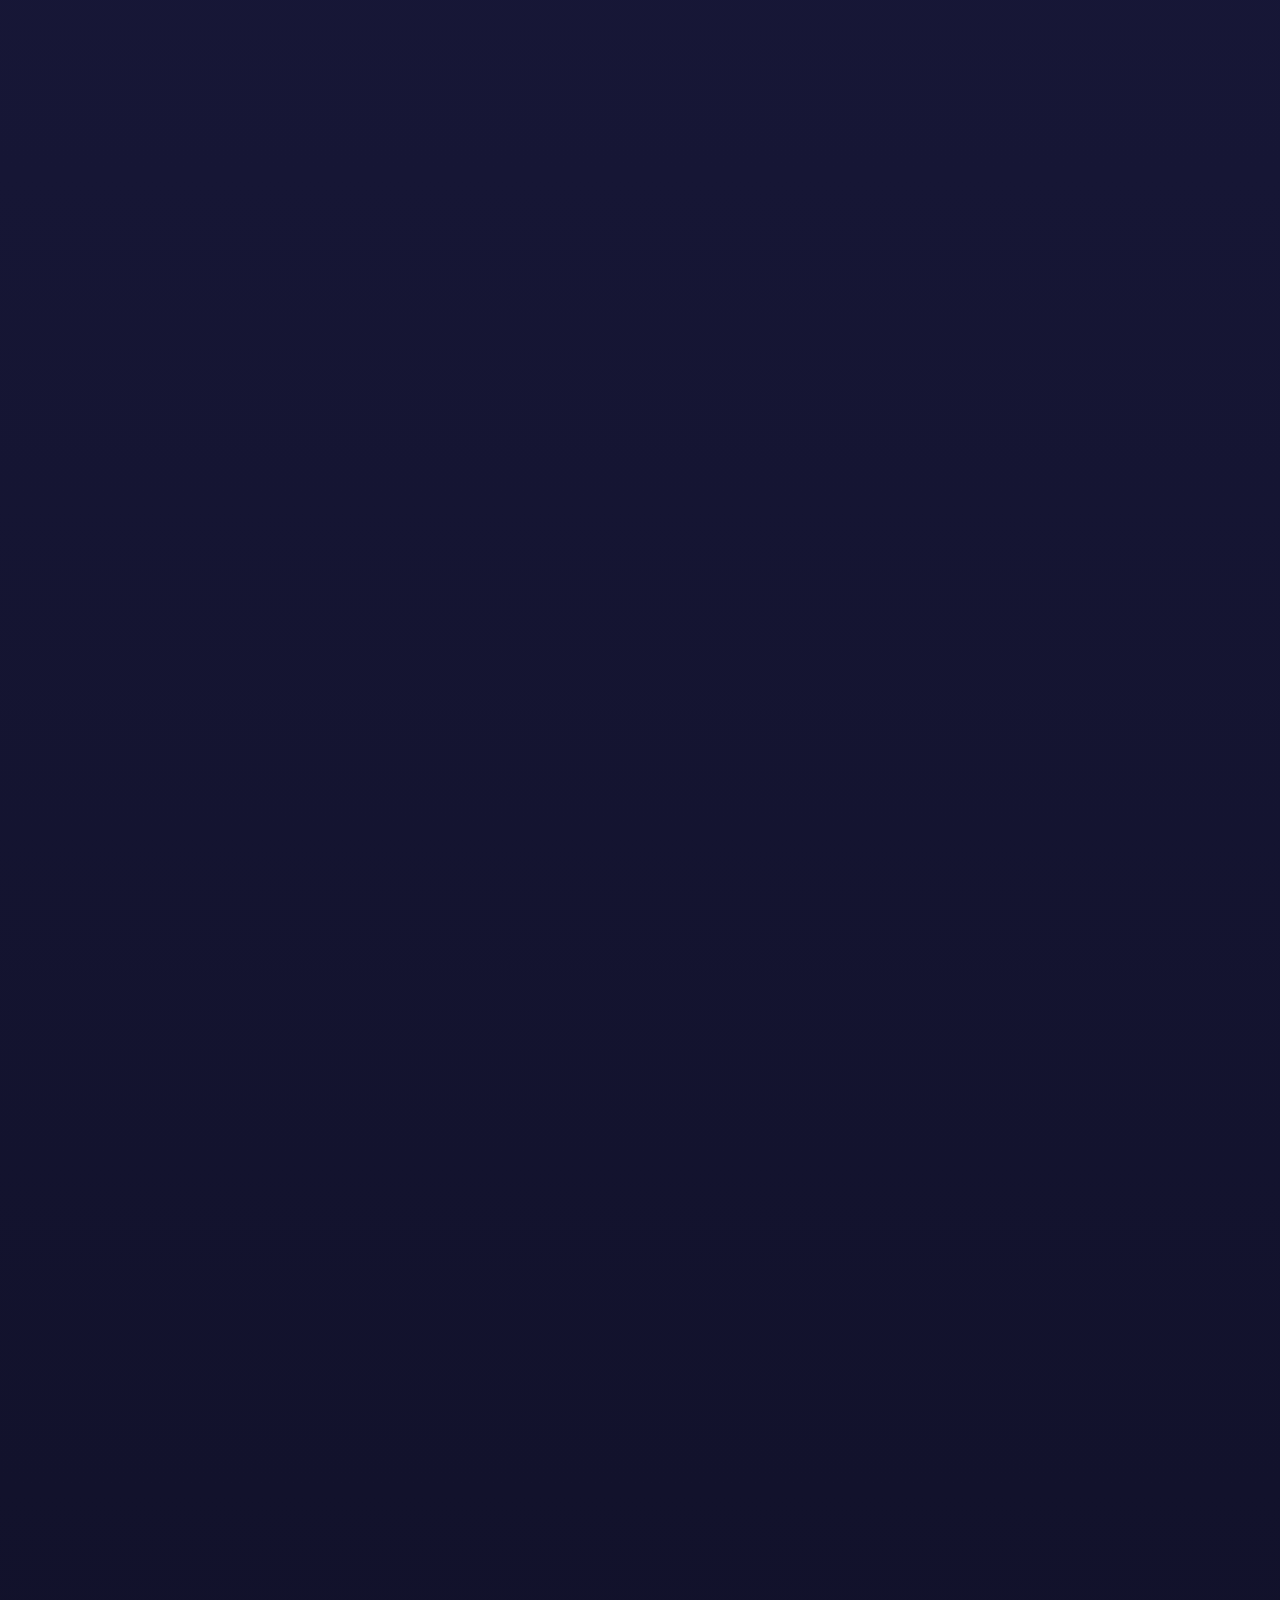
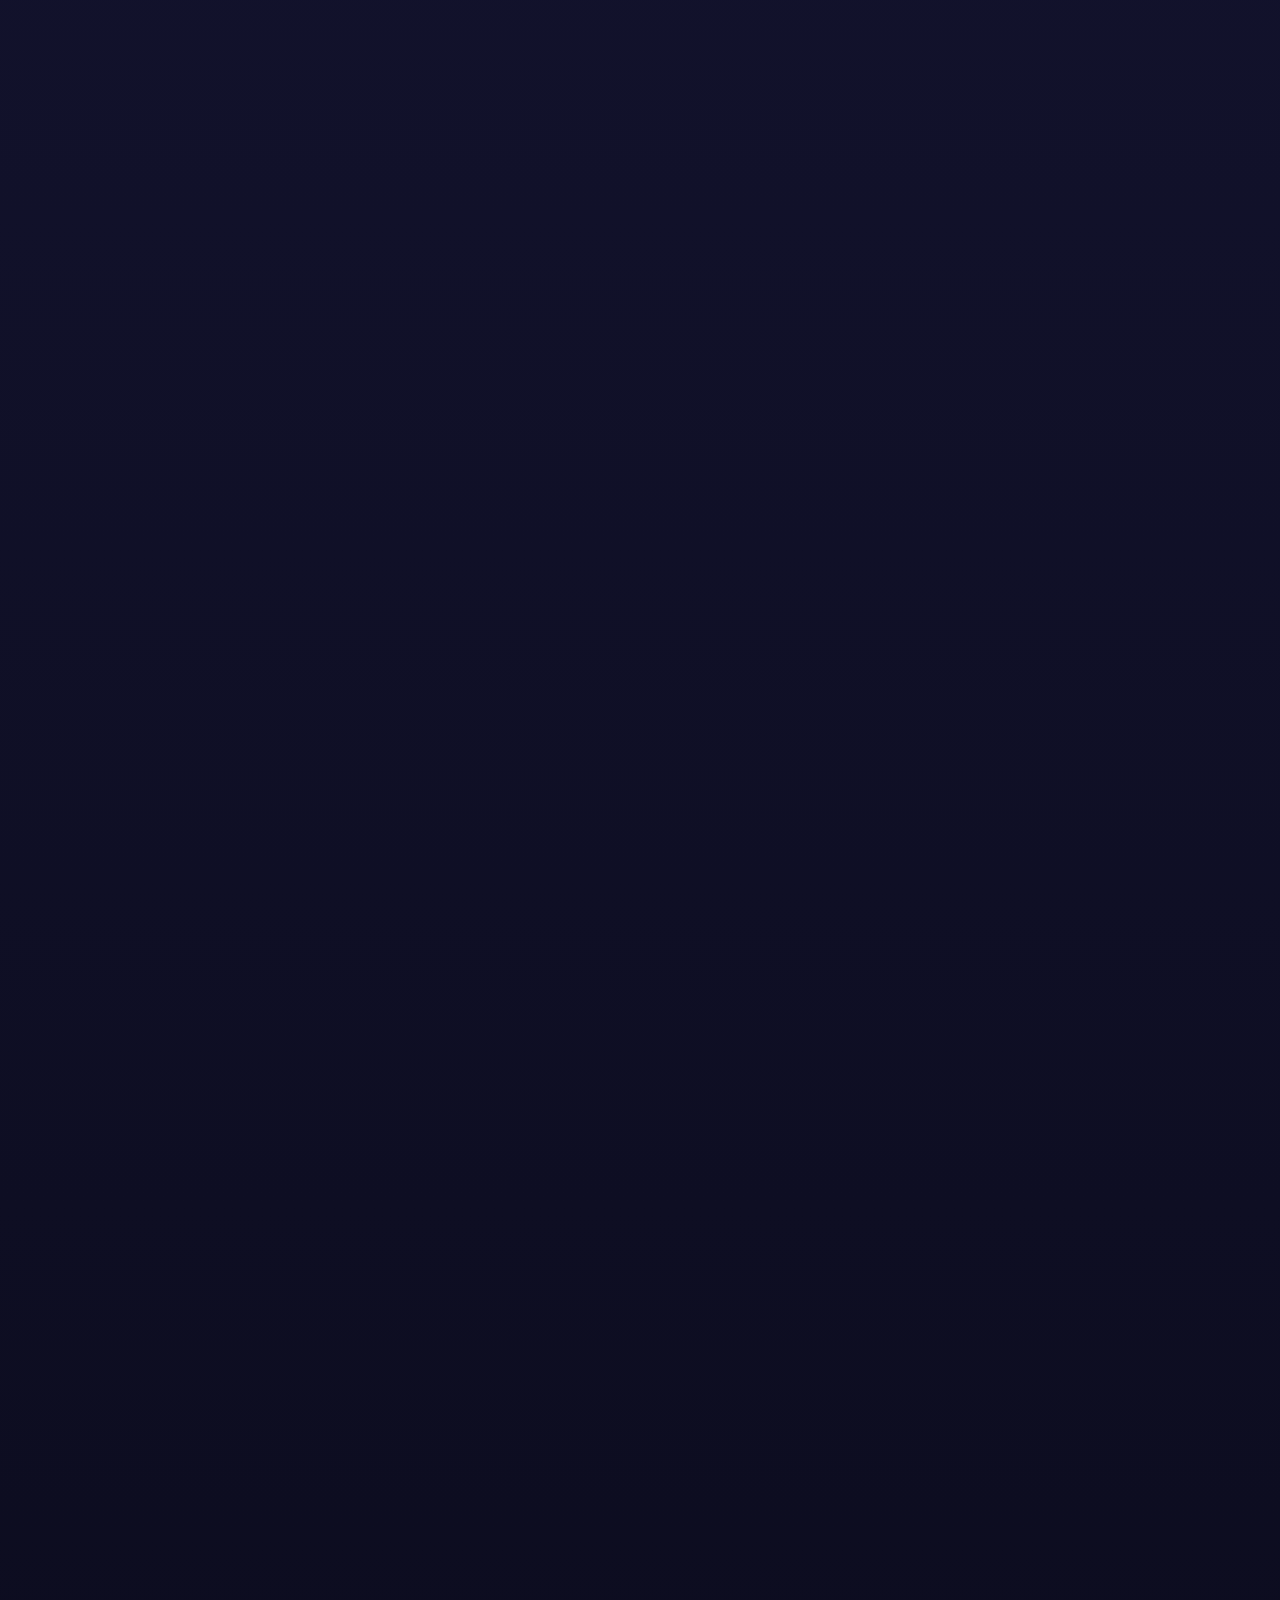
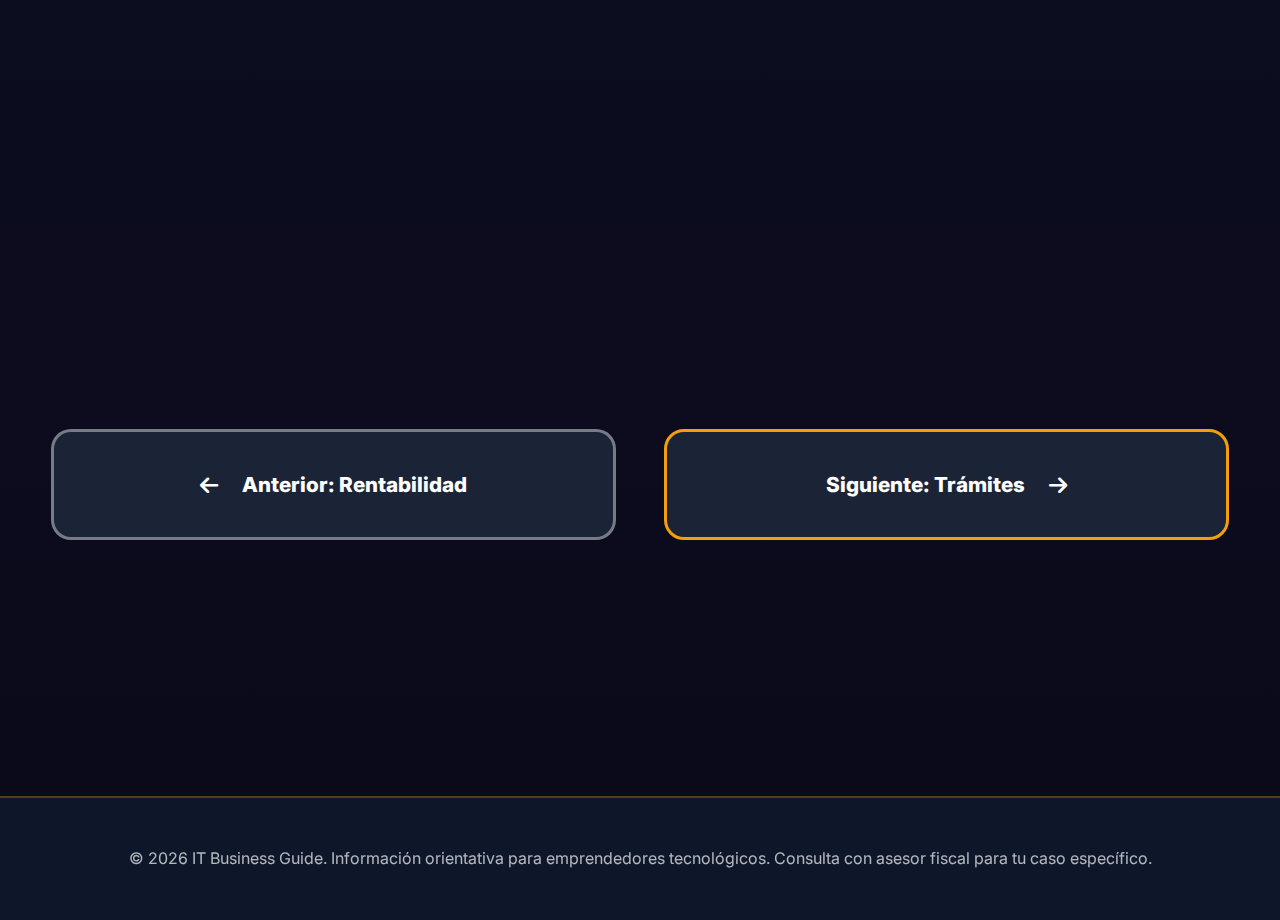
<file: fiscalidad.html>
<!DOCTYPE html>
<html lang="es">
<!DOCTYPE html>
<html lang="es">
<head>
    <meta charset="UTF-8">
    <meta name="viewport" content="width=device-width, initial-scale=1.0">
    <title>Fiscalidad y Formas Jurídicas - Guía Empresas IT</title>
    <link rel="stylesheet" href="styles.css">
    <link rel="stylesheet" href="pages-style.css">
    <link href="https://fonts.googleapis.com/css2?family=Inter:wght@300;400;600;700;900&display=swap" rel="stylesheet">
    <link rel="stylesheet" href="https://cdnjs.cloudflare.com/ajax/libs/font-awesome/6.5.1/css/all.min.css">
</head>

<body class="page-fiscalidad">
    
    <!-- Navbar -->
    <nav class="navbar">
        <div class="logo">
            <i class="fas fa-chart-network"></i>
            IT Business Guide
        </div>
        <div class="nav-menu">
            <a href="index.html">Inicio</a>
            <a href="financiacion.html">Financiación</a>
            <a href="rentabilidad.html">Rentabilidad</a>
            <a href="fiscalidad.html" class="active">Fiscalidad</a>
            <a href="tramites.html">Trámites</a>
        </div>
    </nav>

    <!-- Hero Section -->
    <section class="page-hero">
        <div class="hero-content">
            <div class="breadcrumb">
                <a href="index.html">Inicio</a> / <span>Fiscalidad</span>
            </div>
            <h1><i class="fas fa-balance-scale"></i> Fiscalidad y Formas Jurídicas</h1>
            <p class="subtitle">Elige la estructura legal óptima para tu empresa IT y protege tu patrimonio</p>
        </div>
    </section>

    <!-- Contenido Principal -->
    <main class="page-content">
        
        <!-- Introducción -->
        <section class="content-section">
            <h2>¿Autónomo o Sociedad Limitada?</h2>
            <p class="intro-text">Una de las decisiones más importantes al crear tu empresa IT es elegir la forma jurídica correcta. Esta decisión impacta directamente en tu fiscalidad, responsabilidad legal, imagen corporativa y capacidad de crecimiento. En el sector tecnológico, las dos opciones más comunes son <strong>Autónomo (persona física)</strong> y <strong>Sociedad Limitada (persona jurídica)</strong>.</p>
        </section>

        <!-- Comparativa Principal -->
        <section class="content-section highlight-section">
            <h2><i class="fas fa-chart-pie"></i> Comparativa Completa: Autónomo vs Sociedad Limitada</h2>
            
            <div class="table-responsive">
                <table class="comparison-table-full">
                    <thead>
                        <tr>
                            <th>Criterio</th>
                            <th><i class="fas fa-user-circle"></i> Autónomo</th>
                            <th><i class="fas fa-building"></i> Sociedad Limitada (S.L.)</th>
                        </tr>
                    </thead>
                    <tbody>
                        <tr>
                            <td><strong>Responsabilidad</strong></td>
                            <td class="negative">
                                <i class="fas fa-exclamation-triangle"></i> 
                                <strong>Ilimitada</strong><br>
                                Respondes con tu patrimonio personal ante deudas empresariales (vivienda, ahorros, vehículo).
                            </td>
                            <td class="positive">
                                <i class="fas fa-shield-alt"></i> 
                                <strong>Limitada al capital social</strong><br>
                                Solo arriesgas el capital aportado (mínimo 3.000€). Tu patrimonio personal está protegido.
                            </td>
                        </tr>
                        
                        <tr>
                            <td><strong>Capital inicial</strong></td>
                            <td class="positive">
                                <strong>0€</strong><br>
                                Sin necesidad de capital inicial. Puedes empezar inmediatamente.
                            </td>
                            <td class="neutral">
                                <strong>3.000€ mínimo</strong><br>
                                + 300-600€ gastos notariales y registro mercantil.
                            </td>
                        </tr>
                        
                        <tr>
                            <td><strong>Trámites creación</strong></td>
                            <td class="positive">
                                <strong>Muy sencillos</strong><br>
                                Alta online en 24-48h (AEAT + Seguridad Social). Sin notario.
                            </td>
                            <td class="neutral">
                                <strong>Más complejos</strong><br>
                                Requiere: notario, registro mercantil, estatutos sociales. Tiempo: 1-2 semanas.
                            </td>
                        </tr>
                        
                        <tr>
                            <td><strong>Impuestos</strong></td>
                            <td class="neutral">
                                <strong>IRPF (19% - 47% progresivo)</strong><br>
                                Escala de tramos según beneficio anual.
                            </td>
                            <td class="positive">
                                <strong>Impuesto Sociedades (25% fijo)</strong><br>
                                Tipo reducido 15% primeros 2 años startups (primeros 300k€).
                            </td>
                        </tr>
                        
                        <tr>
                            <td><strong>Seg. Social mensual</strong></td>
                            <td class="neutral">
                                <strong>Cuota fija obligatoria</strong><br>
                                2026: Base mínima ~960€/mes (tarifa plana 80€/mes primer año).
                            </td>
                            <td class="neutral">
                                <strong>Solo si eres administrador</strong><br>
                                Régimen Autónomos ~960€/mes. Si no trabajas activamente, no pagas.
                            </td>
                        </tr>
                        
                        <tr>
                            <td><strong>Contabilidad</strong></td>
                            <td class="positive">
                                <strong>Simplificada</strong><br>
                                Libro de ingresos y gastos. Sin obligación de auditoría. Coste gestoría: 40-80€/mes.
                            </td>
                            <td class="neutral">
                                <strong>Completa</strong><br>
                                Contabilidad mercantil, cuentas anuales, depósito en Registro Mercantil. Coste gestoría: 80-150€/mes.
                            </td>
                        </tr>
                        
                        <tr>
                            <td><strong>Imagen corporativa</strong></td>
                            <td class="neutral">
                                <strong>Profesional freelance</strong><br>
                                Ideal para consultorías individuales y servicios personales.
                            </td>
                            <td class="positive">
                                <strong>Empresa consolidada</strong><br>
                                Mayor credibilidad ante clientes B2B, bancos e inversores. Facilita licitaciones públicas.
                            </td>
                        </tr>
                        
                        <tr>
                            <td><strong>Acceso financiación</strong></td>
                            <td class="neutral">
                                <strong>Limitado</strong><br>
                                Préstamos personales. Difícil acceder a inversores.
                            </td>
                            <td class="positive">
                                <strong>Amplio</strong><br>
                                Préstamos empresariales, líneas de crédito, business angels, venture capital. Posibilidad de vender participaciones.
                            </td>
                        </tr>
                        
                        <tr>
                            <td><strong>Escalabilidad</strong></td>
                            <td class="negative">
                                <strong>Baja</strong><br>
                                Difícil contratar empleados (todo a tu nombre). Sin socios formales.
                            </td>
                            <td class="positive">
                                <strong>Alta</strong><br>
                                Contratas empleados bajo la empresa. Puedes incorporar socios y vender participaciones.
                            </td>
                        </tr>
                        
                        <tr>
                            <td><strong>Óptimo si facturas</strong></td>
                            <td class="positive">
                                <strong>Menos de 50.000€/año</strong><br>
                                Simplifica trámites y fiscalidad es competitiva en tramos bajos IRPF.
                            </td>
                            <td class="positive">
                                <strong>Más de 50.000€/año</strong><br>
                                Impuesto Sociedades 25% fijo es más favorable que tramos altos IRPF (45-47%).
                            </td>
                        </tr>
                    </tbody>
                </table>
            </div>
        </section>

        <!-- Simulación Fiscal Real -->
        <section class="content-section">
            <h2><i class="fas fa-calculator"></i> Simulación Fiscal Real: Caso Práctico</h2>
            <p class="intro-text">Veamos un ejemplo concreto de un profesional IT que factura <strong>60.000€ anuales</strong> y tiene <strong>20.000€ de gastos deducibles</strong> (equipos, software, subcontrataciones, marketing). Beneficio neto: <strong>40.000€</strong>.</p>
            
            <div class="fiscal-simulation">
                <div class="simulation-card">
                    <div class="card-header-sim">
                        <i class="fas fa-user-circle"></i>
                        <h3>Opción 1: Autónomo</h3>
                    </div>
                    
                    <div class="calculation-steps">
                        <div class="step">
                            <span class="label">Ingresos anuales:</span>
                            <span class="value">60.000€</span>
                        </div>
                        <div class="step">
                            <span class="label">Gastos deducibles:</span>
                            <span class="value negative">-20.000€</span>
                        </div>
                        <div class="step highlight">
                            <span class="label">Base imponible:</span>
                            <span class="value">40.000€</span>
                        </div>
                        
                        <div class="tax-breakdown">
                            <h4>IRPF aplicado (2026):</h4>
                            <ul>
                                <li>Hasta 12.450€ → 19% = <strong>2.365€</strong></li>
                                <li>12.450€ - 20.200€ → 24% = <strong>1.860€</strong></li>
                                <li>20.200€ - 35.200€ → 30% = <strong>4.500€</strong></li>
                                <li>35.200€ - 40.000€ → 37% = <strong>1.776€</strong></li>
                            </ul>
                            <div class="total-tax">
                                <strong>Total IRPF:</strong> 10.501€
                            </div>
                        </div>
                        
                        <div class="step">
                            <span class="label">Seguridad Social anual (cuota mínima):</span>
                            <span class="value negative">-11.520€</span>
                        </div>
                        
                        <div class="step result-final negative">
                            <span class="label">Total impuestos + SS:</span>
                            <span class="value">22.021€</span>
                        </div>
                        
                        <div class="step result-net positive">
                            <span class="label"><i class="fas fa-hand-holding-usd"></i> Dinero neto disponible:</span>
                            <span class="value">17.979€</span>
                        </div>
                    </div>
                    
                    <div class="conclusion">
                        <strong>Carga fiscal efectiva:</strong> 55% sobre beneficio
                    </div>
                </div>

                <div class="simulation-card featured">
                    <div class="card-header-sim">
                        <i class="fas fa-building"></i>
                        <h3>Opción 2: Sociedad Limitada</h3>
                        <span class="badge-winner">Más eficiente</span>
                    </div>
                    
                    <div class="calculation-steps">
                        <div class="step">
                            <span class="label">Ingresos empresa:</span>
                            <span class="value">60.000€</span>
                        </div>
                        <div class="step">
                            <span class="label">Gastos deducibles:</span>
                            <span class="value negative">-20.000€</span>
                        </div>
                        <div class="step highlight">
                            <span class="label">Beneficio sociedad:</span>
                            <span class="value">40.000€</span>
                        </div>
                        
                        <div class="step">
                            <span class="label">Impuesto Sociedades (25%):</span>
                            <span class="value negative">-10.000€</span>
                        </div>
                        
                        <div class="step">
                            <span class="label">Beneficio después IS:</span>
                            <span class="value">30.000€</span>
                        </div>
                        
                        <div class="tax-breakdown">
                            <h4>Estrategia óptima:</h4>
                            <p>Te pagas <strong>24.000€ de sueldo</strong> como administrador + <strong>6.000€ quedan en la empresa</strong> (reservas para inversión).</p>
                            
                            <h5>IRPF sobre tu sueldo 24.000€:</h5>
                            <ul>
                                <li>Hasta 12.450€ → 19% = <strong>2.365€</strong></li>
                                <li>12.450€ - 20.200€ → 24% = <strong>1.860€</strong></li>
                                <li>20.200€ - 24.000€ → 30% = <strong>1.140€</strong></li>
                            </ul>
                            <div class="total-tax">
                                <strong>Total IRPF personal:</strong> 5.365€
                            </div>
                        </div>
                        
                        <div class="step">
                            <span class="label">Seguridad Social anual:</span>
                            <span class="value negative">-11.520€</span>
                        </div>
                        
                        <div class="step result-final negative">
                            <span class="label">Total impuestos (IS + IRPF + SS):</span>
                            <span class="value">26.885€</span>
                        </div>
                        
                        <div class="step result-net positive">
                            <span class="label"><i class="fas fa-hand-holding-usd"></i> Dinero neto disponible (sueldo):</span>
                            <span class="value">18.635€</span>
                        </div>
                        
                        <div class="step bonus">
                            <span class="label"><i class="fas fa-piggy-bank"></i> Reservas en empresa (para reinvertir):</span>
                            <span class="value">6.000€</span>
                        </div>
                    </div>
                    
                    <div class="conclusion success">
                        <strong>Ventajas adicionales:</strong>
                        <ul>
                            <li><i class="fas fa-check"></i> 656€ más netos personales</li>
                            <li><i class="fas fa-check"></i> 6.000€ reservas para equipos sin IRPF</li>
                            <li><i class="fas fa-check"></i> Patrimonio personal protegido</li>
                        </ul>
                    </div>
                </div>
            </div>

            <div class="key-insight">
                <i class="fas fa-lightbulb"></i>
                <div>
                    <h4>Conclusión clave</h4>
                    <p>A partir de <strong>40-50k€ de beneficio anual</strong>, la Sociedad Limitada es fiscalmente más eficiente. Además, si reinviertes beneficios en la empresa (equipos, software, contrataciones), solo pagas Impuesto Sociedades 25%, mientras que como autónomo pagarías IRPF hasta 47%.</p>
                </div>
            </div>
        </section>

        <!-- Protección Patrimonio -->
        <section class="content-section">
            <h2><i class="fas fa-shield-alt"></i> Protección del Patrimonio y Responsabilidad</h2>
            
            <div class="protection-grid">
                <div class="protection-card danger">
                    <div class="card-icon">
                        <i class="fas fa-exclamation-triangle"></i>
                    </div>
                    <h3>Riesgos como Autónomo</h3>
                    <p><strong>Responsabilidad ilimitada:</strong> Si tu empresa tiene deudas (proveedores, Hacienda, Seguridad Social, clientes demandantes), respondes con:</p>
                    <ul>
                        <li><i class="fas fa-home"></i> Tu vivienda habitual</li>
                        <li><i class="fas fa-car"></i> Tus vehículos personales</li>
                        <li><i class="fas fa-wallet"></i> Cuentas bancarias personales</li>
                        <li><i class="fas fa-coins"></i> Cualquier bien a tu nombre</li>
                    </ul>
                    
                    <div class="warning-box">
                        <strong>Caso real:</strong> Autónomo IT contrata servicios cloud por 50k€ anuales. Pierde su cliente principal y no puede pagar. El proveedor le demanda y embarga su vivienda para cobrar la deuda.
                    </div>
                </div>

                <div class="protection-card success">
                    <div class="card-icon">
                        <i class="fas fa-shield-check"></i>
                    </div>
                    <h3>Protección en Sociedad Limitada</h3>
                    <p><strong>Responsabilidad limitada al capital social:</strong> Si tu empresa quiebra, solo pierdes lo invertido en ella. Tu patrimonio personal está blindado.</p>
                    
                    <div class="protection-example">
                        <h4>Ejemplo práctico:</h4>
                        <ul>
                            <li><strong>Capital social:</strong> 3.000€</li>
                            <li><strong>Deudas empresa:</strong> 80.000€</li>
                            <li><strong>Pérdida máxima personal:</strong> 3.000€</li>
                            <li><strong>Tu vivienda, coche, ahorros:</strong> <span class="highlight-success">100% protegidos</span></li>
                        </ul>
                    </div>
                    
                    <div class="info-box">
                        <i class="fas fa-info-circle"></i>
                        <strong>Importante:</strong> La protección solo aplica si actúas correctamente como administrador (sin negligencia grave ni delitos económicos). Llevar contabilidad ordenada y pagar impuestos es fundamental.
                    </div>
                </div>
            </div>

            <div class="exception-note">
                <h4><i class="fas fa-gavel"></i> Excepciones a la responsabilidad limitada</h4>
                <p>Como administrador de S.L., responderás personalmente si:</p>
                <ul>
                    <li><i class="fas fa-times"></i> Delitos fiscales graves (fraude a Hacienda superior a 120k€)</li>
                    <li><i class="fas fa-times"></i> No depositas cuentas anuales 3 años consecutivos</li>
                    <li><i class="fas fa-times"></i> Sociedades "pantalla" sin actividad real</li>
                    <li><i class="fas fa-times"></i> Mezclar patrimonio personal con empresarial constantemente</li>
                </ul>
                <p><strong>Solución:</strong> Trabaja con gestoría profesional y mantén separación absoluta entre cuentas personales y empresariales.</p>
            </div>
        </section>

        <!-- Protección Marca -->
        <section class="content-section highlight-section">
            <h2><i class="fas fa-trademark"></i> Protección de Marca y Nombre Comercial</h2>
            <p class="intro-text">Tu marca es uno de los activos más valiosos de tu empresa IT. Registrarla legalmente te otorga <strong>derechos exclusivos de uso</strong> y te protege contra competidores que intenten copiar tu identidad.</p>
            
            <div class="brand-protection">
                <div class="protection-section">
                    <h3><i class="fas fa-registered"></i> Registro de Marca en España (OEPM)</h3>
                    
                    <div class="process-steps">
                        <div class="process-step">
                            <div class="step-number">1</div>
                            <div class="step-content">
                                <h4>Búsqueda de Anterioridades</h4>
                                <p><strong>GRATUITO</strong> - Base de datos OEPM</p>
                                <p>Verifica que nadie tiene registrada una marca similar en tu sector. Busca en: <a href="https://consultas2.oepm.es/localizador" target="_blank">https://consultas2.oepm.es</a></p>
                                <div class="tip-box">
                                    <strong>Tip:</strong> Busca variantes (con/sin tildes, singular/plural, traducciones).
                                </div>
                            </div>
                        </div>

                        <div class="process-step">
                            <div class="step-number">2</div>
                            <div class="step-content">
                                <h4>Solicitud de Registro</h4>
                                <p><strong>Coste: 129,70€</strong> (tasas OEPM)</p>
                                <ul>
                                    <li>Online en sede electrónica OEPM (requiere certificado digital)</li>
                                    <li>Cubre 1 clase de productos/servicios (Clase 42: servicios informáticos)</li>
                                    <li>Clases adicionales: +116,72€ cada una</li>
                                </ul>
                            </div>
                        </div>

                        <div class="process-step">
                            <div class="step-number">3</div>
                            <div class="step-content">
                                <h4>Examen y Publicación</h4>
                                <p><strong>Plazo: 6-12 meses</strong></p>
                                <p>OEPM examina que cumples requisitos. Si aprueba, publica en BOPI (Boletín Oficial Propiedad Industrial) para oposiciones.</p>
                            </div>
                        </div>

                        <div class="process-step">
                            <div class="step-number">4</div>
                            <div class="step-content">
                                <h4>Concesión del Registro</h4>
                                <p><strong>Vigencia: 10 años renovables</strong></p>
                                <p>Recibes certificado oficial. Marca protegida en todo el territorio español.</p>
                                <div class="success-box">
                                    <i class="fas fa-check-circle"></i> Derechos exclusivos de uso en tu sector
                                </div>
                            </div>
                        </div>
                    </div>
                </div>

                <div class="brand-benefits">
                    <h3><i class="fas fa-star"></i> ¿Qué protege el registro de marca?</h3>
                    <div class="benefits-grid">
                        <div class="benefit-item">
                            <i class="fas fa-signature"></i>
                            <h4>Nombre comercial</h4>
                            <p>Tu denominación empresarial (ej: "CloudTech Solutions")</p>
                        </div>
                        <div class="benefit-item">
                            <i class="fas fa-palette"></i>
                            <h4>Logotipo</h4>
                            <p>Diseño gráfico, colores corporativos, tipografía distintiva</p>
                        </div>
                        <div class="benefit-item">
                            <i class="fas fa-tag"></i>
                            <h4>Eslogan</h4>
                            <p>Frases publicitarias asociadas (ej: "Infraestructura que escala")</p>
                        </div>
                        <div class="benefit-item">
                            <i class="fas fa-globe"></i>
                            <h4>Dominio web</h4>
                            <p>Refuerza tu derecho sobre el .com/.es asociado</p>
                        </div>
                    </div>
                </div>

                <div class="brand-comparison">
                    <h3><i class="fas fa-balance-scale"></i> Marca vs. Nombre Comercial vs. Dominio Web</h3>
                    
                    <table class="comparison-table-simple">
                        <thead>
                            <tr>
                                <th>Concepto</th>
                                <th>Protección Legal</th>
                                <th>Coste</th>
                                <th>Ámbito</th>
                            </tr>
                        </thead>
                        <tbody>
                            <tr>
                                <td><strong>Marca OEPM</strong></td>
                                <td class="positive">Máxima (exclusividad total)</td>
                                <td>129,70€ + renovación cada 10 años</td>
                                <td>España</td>
                            </tr>
                            <tr>
                                <td><strong>Nombre Comercial</strong></td>
                                <td class="neutral">Media (solo actividad comercial)</td>
                                <td>133,26€</td>
                                <td>España</td>
                            </tr>
                            <tr>
                                <td><strong>Dominio .es / .com</strong></td>
                                <td class="negative">Baja (solo uso digital)</td>
                                <td>8-15€/año</td>
                                <td>Mundial (internet)</td>
                            </tr>
                            <tr>
                                <td><strong>Razón Social Registro Mercantil</strong></td>
                                <td class="negative">Ninguna (solo identificación)</td>
                                <td>Incluido en constitución S.L.</td>
                                <td>España</td>
                            </tr>
                        </tbody>
                    </table>
                </div>

                <div class="recommendation-box">
                    <i class="fas fa-trophy"></i>
                    <h4>Recomendación para empresas IT</h4>
                    <p><strong>Protección básica (Startup early-stage):</strong></p>
                    <ul>
                        <li>✅ Dominio .com + .es (15€/año)</li>
                        <li>✅ Marca OEPM Clase 42 (129,70€)</li>
                        <li><strong>Total inversión:</strong> ~145€ → Marca protegida 10 años</li>
                    </ul>
                    
                    <p><strong>Protección avanzada (Empresa consolidada):</strong></p>
                    <ul>
                        <li>✅ Marca OEPM Clases 42 + 9 (software) + 35 (publicidad) = 363€</li>
                        <li>✅ Marca UE (EUIPO) para protección europea: 850€</li>
                        <li>✅ Registro internacional (OMPI): desde 653 CHF</li>
                    </ul>
                </div>

                <div class="real-case">
                    <h4><i class="fas fa-file-contract"></i> Caso real: ¿Qué pasa si NO registras tu marca?</h4>
                    <p><strong>Empresa A (Barcelona):</strong> Desarrolla SaaS durante 3 años bajo la marca "DataCloud". Invierte 200k€ en marketing, consigue 500 clientes, posicionamiento SEO #1.</p>
                    <p><strong>Empresa B (Madrid):</strong> Registra "DataCloud" como marca en 2025. Demanda a Empresa A por uso indebido.</p>
                    <p><strong>Resultado:</strong> Empresa A debe cambiar nombre, perder toda su inversión en branding, rediseñar web, avisar clientes. <strong>Coste estimado: 150.000€</strong> (vs. 129,70€ del registro).</p>
                </div>
            </div>
        </section>

        <!-- Navegación entre secciones -->
        <section class="section-navigation">
            <a href="rentabilidad.html" class="nav-btn btn-back">
                <i class="fas fa-arrow-left"></i> Anterior: Rentabilidad
            </a>
            <a href="tramites.html" class="nav-btn btn-next">
                Siguiente: Trámites <i class="fas fa-arrow-right"></i>
            </a>
        </section>

    </main>

    <!-- Footer -->
    <footer class="page-footer">
        <p>&copy; 2026 IT Business Guide. Información orientativa para emprendedores tecnológicos. Consulta con asesor fiscal para tu caso específico.</p>
    </footer>

    <!-- Script para animaciones scroll -->
    <script>
        // Animaciones al hacer scroll
        const observerOptions = {
            threshold: 0.1,
            rootMargin: '0px 0px -50px 0px'
        };

        const observer = new IntersectionObserver((entries) => {
            entries.forEach(entry => {
                if (entry.isIntersecting) {
                    entry.target.classList.add('scroll-reveal-active');
                }
            });
        }, observerOptions);

        document.querySelectorAll('.content-section, .finance-card, .comparison-card, .simulation-card').forEach(el => {
            el.classList.add('scroll-reveal');
            observer.observe(el);
        });
    </script>
</body>
</html>
</file>
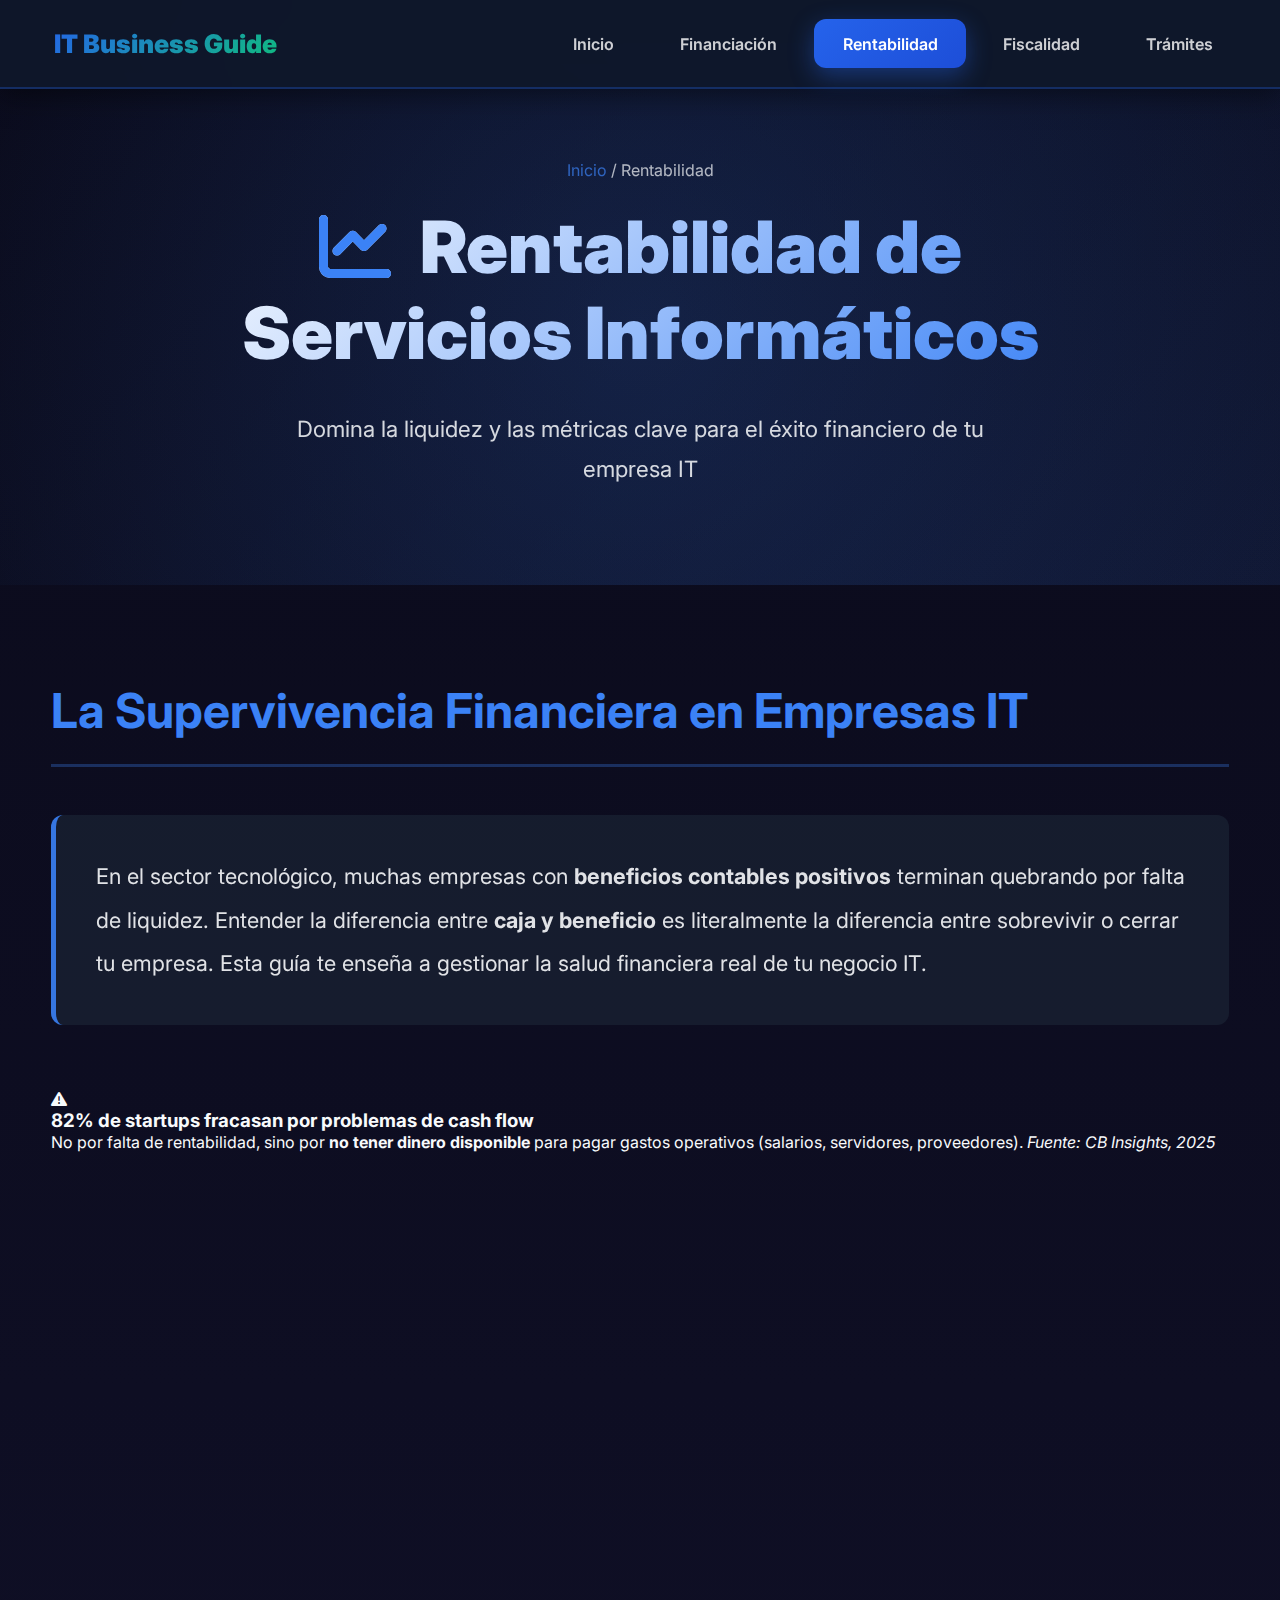
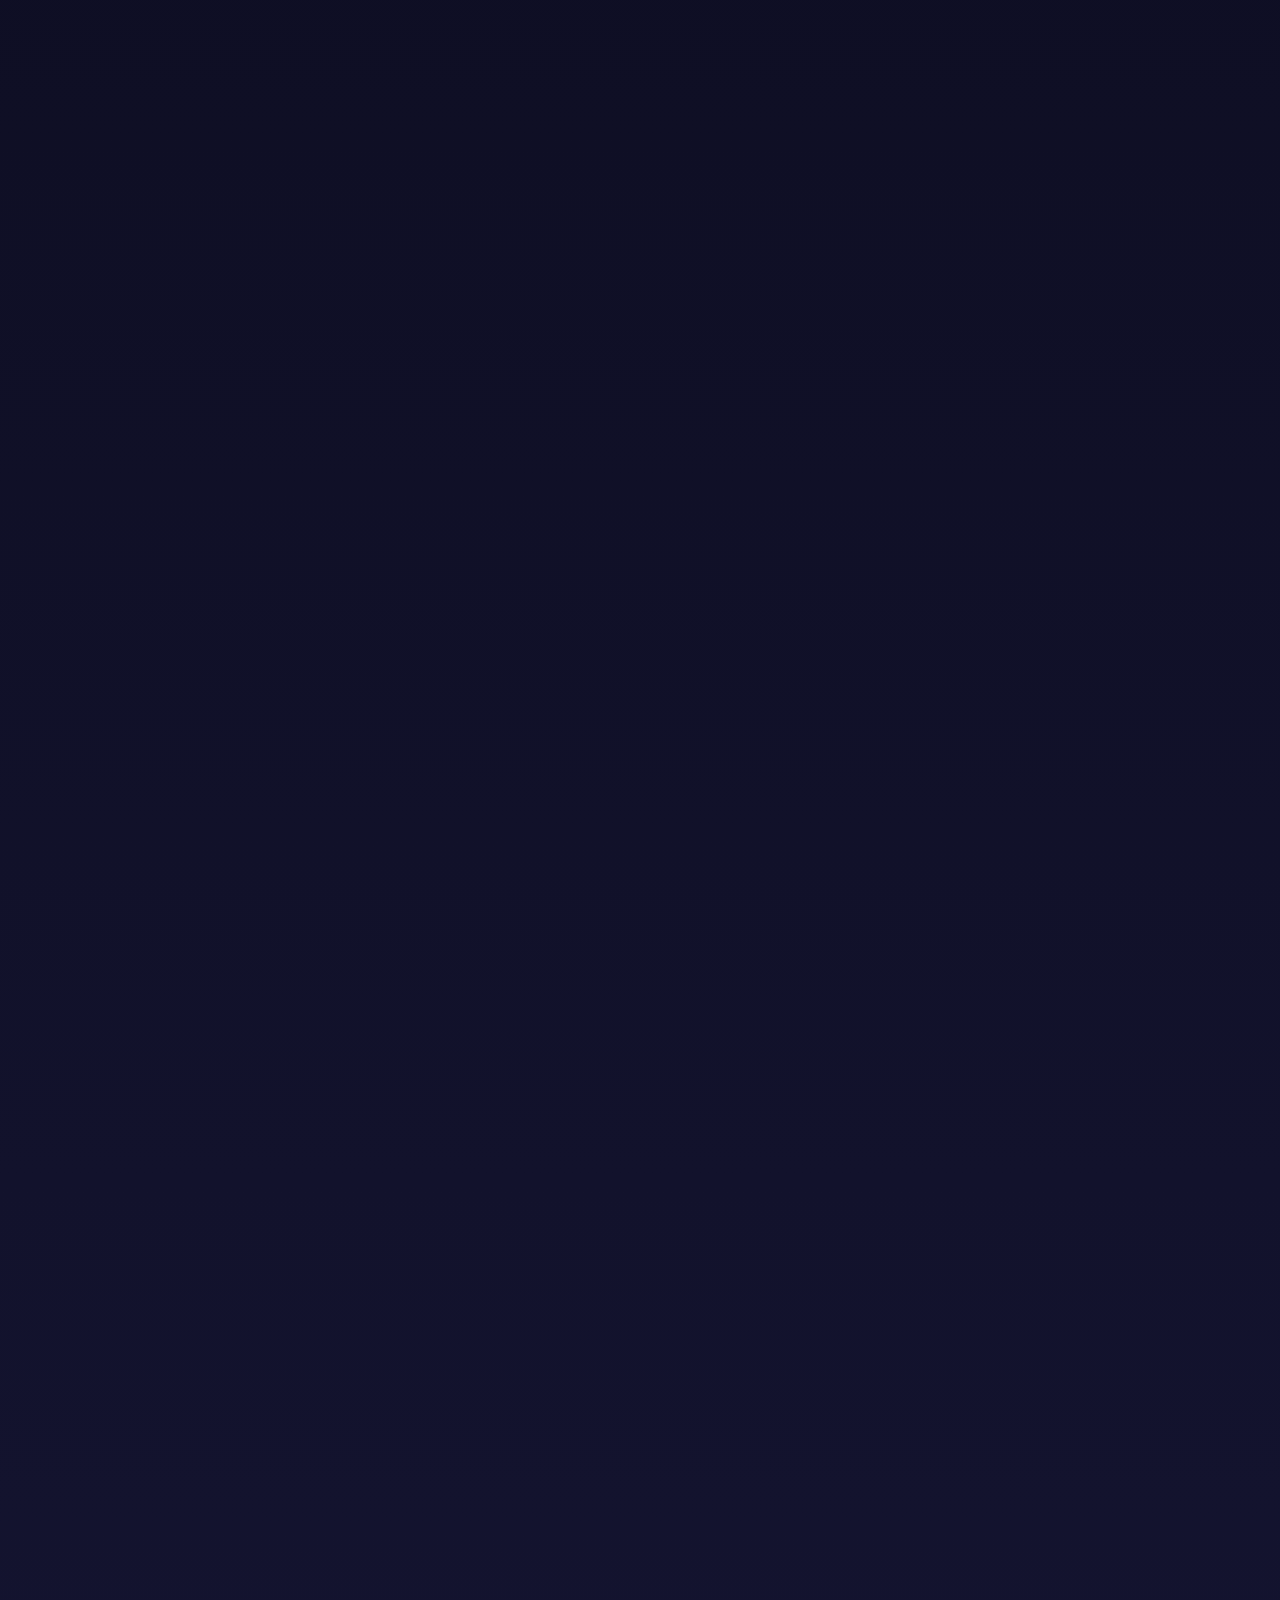
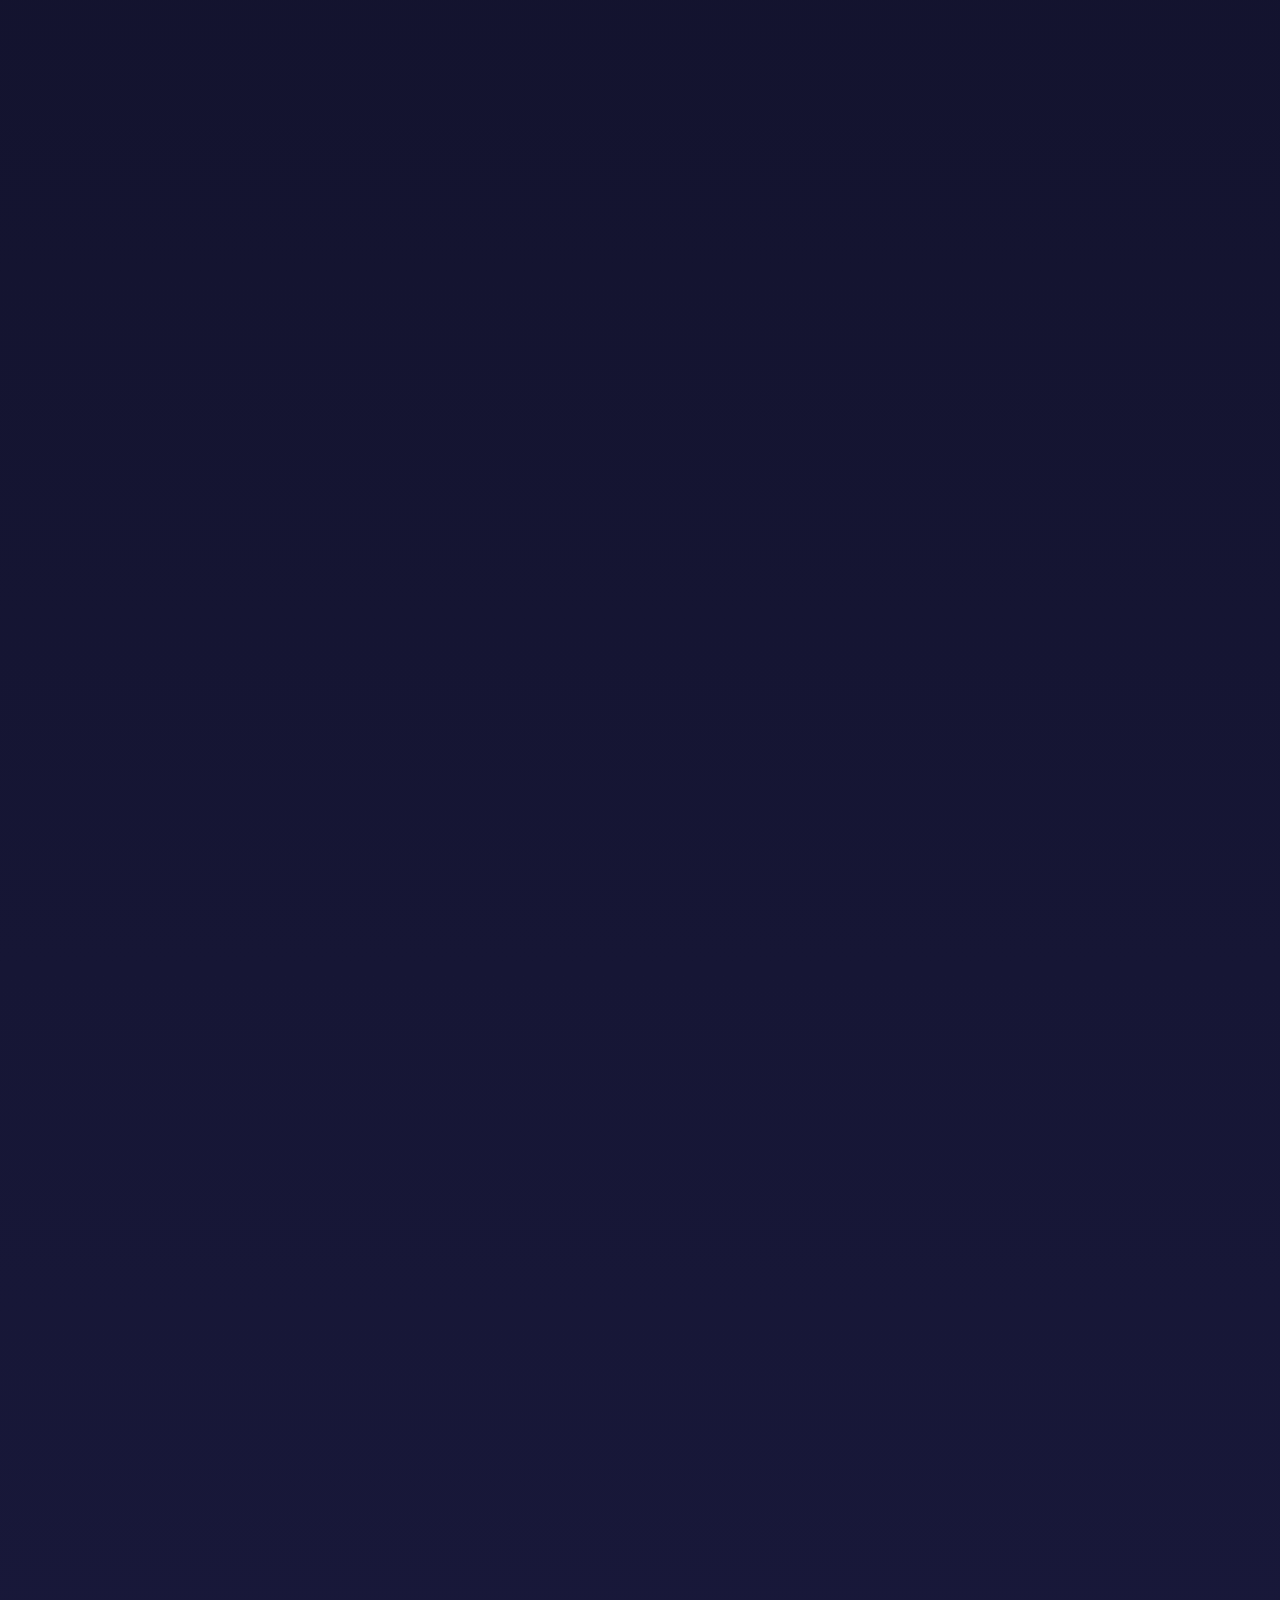
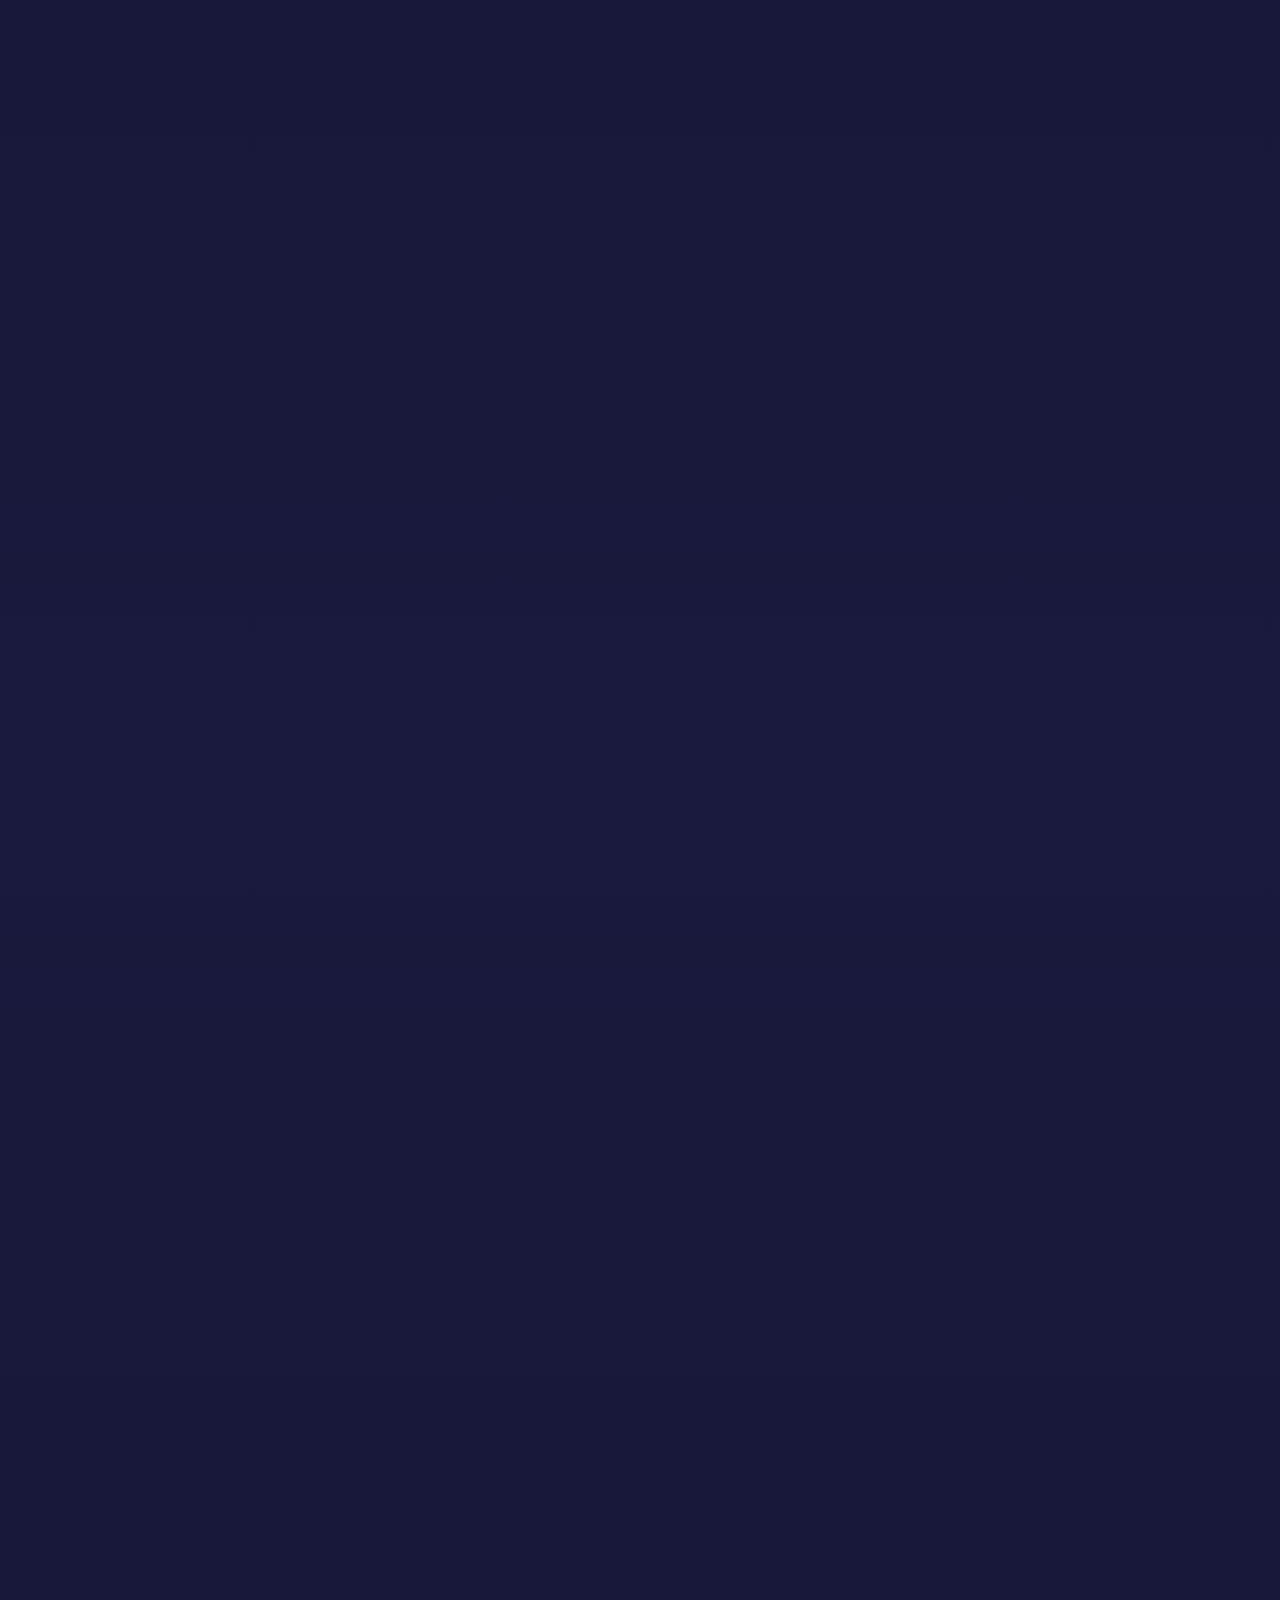
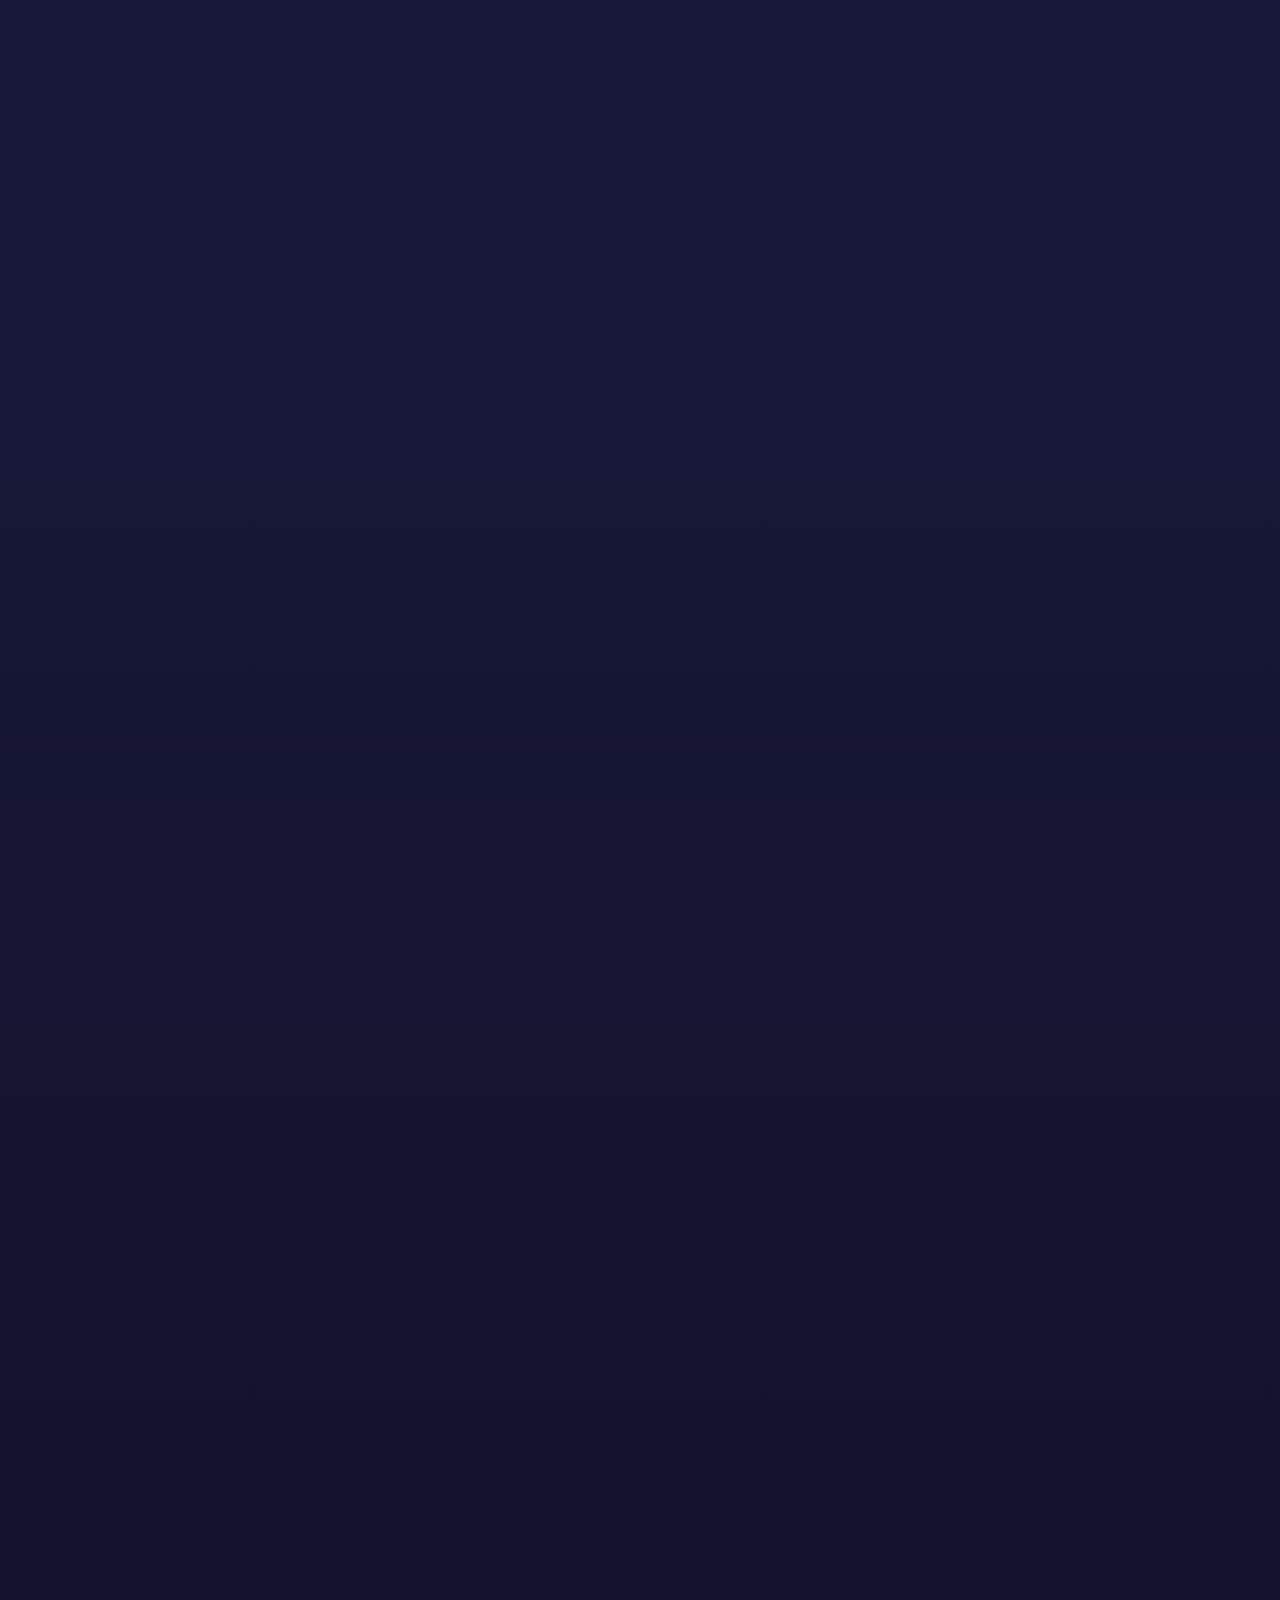
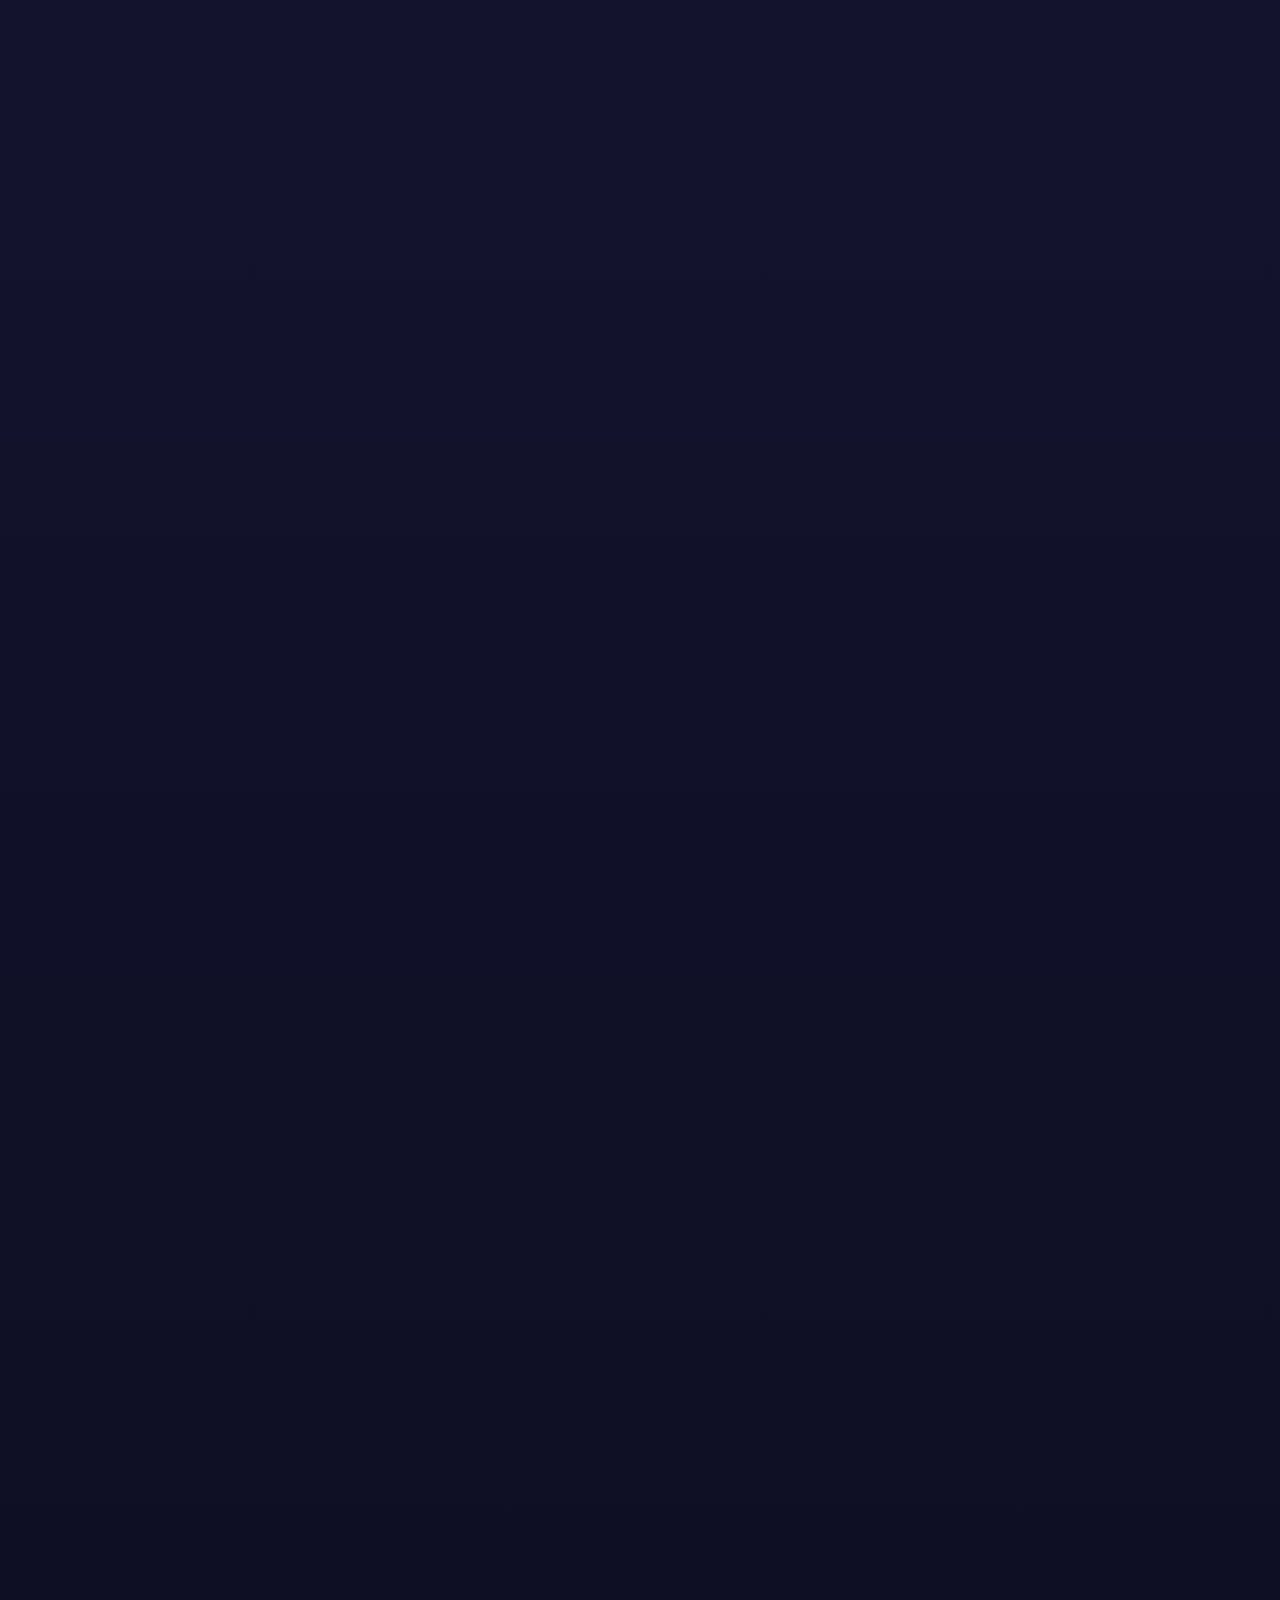
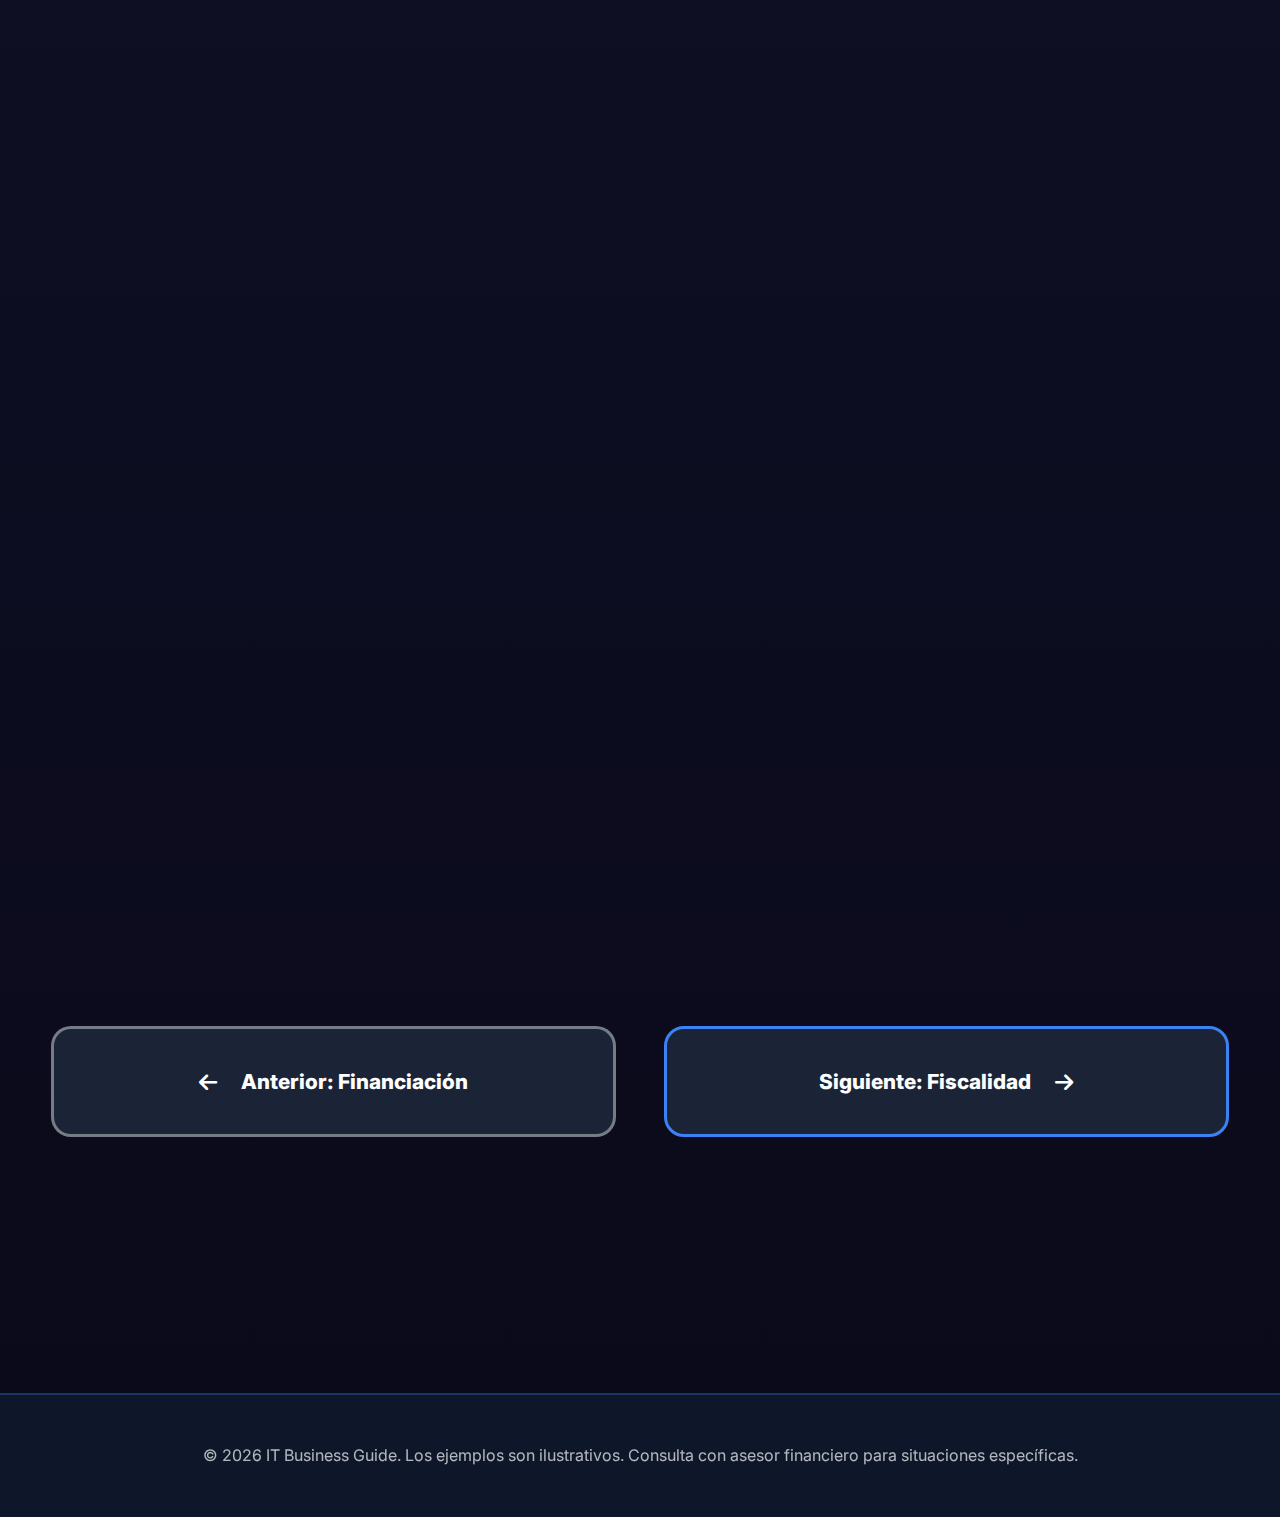
<file: rentabilidad.html>
<!DOCTYPE html>
<html lang="es">
<head>
    <meta charset="UTF-8">
    <meta name="viewport" content="width=device-width, initial-scale=1.0">
    <title>Rentabilidad de Servicios IT - Guía Empresas IT</title>
    <!-- CAMBIAR ESTAS 2 LÍNEAS -->
    <link rel="stylesheet" href="styles.css">
    <link rel="stylesheet" href="pages-style.css">
    <!-- FIN CAMBIOS -->
    <link href="https://fonts.googleapis.com/css2?family=Inter:wght@300;400;600;700;900&display=swap" rel="stylesheet">
    <link rel="stylesheet" href="https://cdnjs.cloudflare.com/ajax/libs/font-awesome/6.5.1/css/all.min.css">
</head>

<body class="page-rentabilidad">
    
    <!-- Navbar -->
    <nav class="navbar">
        <div class="logo">
            <i class="fas fa-chart-network"></i>
            IT Business Guide
        </div>
        <div class="nav-menu">
            <a href="index.html">Inicio</a>
            <a href="financiacion.html">Financiación</a>
            <a href="rentabilidad.html" class="active">Rentabilidad</a>
            <a href="fiscalidad.html">Fiscalidad</a>
            <a href="tramites.html">Trámites</a>
        </div>
    </nav>

    <!-- Hero Section -->
    <section class="page-hero">
        <div class="hero-content">
            <div class="breadcrumb">
                <a href="index.html">Inicio</a> / <span>Rentabilidad</span>
            </div>
            <h1><i class="fas fa-chart-line"></i> Rentabilidad de Servicios Informáticos</h1>
            <p class="subtitle">Domina la liquidez y las métricas clave para el éxito financiero de tu empresa IT</p>
        </div>
    </section>

    <!-- Contenido Principal -->
    <main class="page-content">
        
        <!-- Introducción -->
        <section class="content-section">
            <h2>La Supervivencia Financiera en Empresas IT</h2>
            <p class="intro-text">En el sector tecnológico, muchas empresas con <strong>beneficios contables positivos</strong> terminan quebrando por falta de liquidez. Entender la diferencia entre <strong>caja y beneficio</strong> es literalmente la diferencia entre sobrevivir o cerrar tu empresa. Esta guía te enseña a gestionar la salud financiera real de tu negocio IT.</p>
            
            <div class="warning-stat">
                <i class="fas fa-exclamation-triangle"></i>
                <div>
                    <h3>82% de startups fracasan por problemas de cash flow</h3>
                    <p>No por falta de rentabilidad, sino por <strong>no tener dinero disponible</strong> para pagar gastos operativos (salarios, servidores, proveedores). <em>Fuente: CB Insights, 2025</em></p>
                </div>
            </div>
        </section>

        <!-- Caja vs Beneficio -->
        <section class="content-section highlight-section">
            <h2><i class="fas fa-balance-scale"></i> Caja vs. Beneficio: La Diferencia Crítica</h2>
            
            <div class="comparison-grid-cash">
                <div class="cash-card">
                    <div class="cash-icon benefit">
                        <i class="fas fa-file-invoice-dollar"></i>
                    </div>
                    <h3>Beneficio Contable</h3>
                    <p class="definition">Diferencia entre ingresos facturados y gastos contabilizados en un periodo (mes/año), independientemente de si se han cobrado o pagado realmente.</p>
                    
                    <div class="formula-box">
                        <strong>Fórmula:</strong>
                        <div class="formula">
                            Beneficio = Ingresos Facturados - Gastos Contabilizados
                        </div>
                    </div>

                    <div class="characteristics">
                        <h4>Características:</h4>
                        <ul>
                            <li><i class="fas fa-check"></i> Aparece en Cuenta de Resultados (PyG)</li>
                            <li><i class="fas fa-check"></i> Puede ser positivo sin tener dinero real</li>
                            <li><i class="fas fa-check"></i> Determina impuestos a pagar (IS o IRPF)</li>
                            <li><i class="fas fa-check"></i> Métrica de rentabilidad a largo plazo</li>
                        </ul>
                    </div>

                    <div class="example-box">
                        <strong>Ejemplo:</strong>
                        <p>Enero 2026: Facturas 50.000€ a cliente corporativo (pago a 60 días). Gastos del mes: 35.000€ (ya pagados).</p>
                        <p><strong>Beneficio contable enero:</strong> 50.000€ - 35.000€ = <span class="highlight-success">15.000€ positivo</span></p>
                        <p><em>Parece que ganaste dinero, pero...</em></p>
                    </div>
                </div>

                <div class="cash-card featured">
                    <div class="cash-icon liquidity">
                        <i class="fas fa-money-bill-wave"></i>
                    </div>
                    <h3>Caja / Liquidez</h3>
                    <span class="badge badge-critical">CRÍTICO</span>
                    
                    <p class="definition">Dinero <strong>real disponible</strong> en tu cuenta bancaria en este preciso momento. Es lo que realmente puedes gastar HOY.</p>
                    
                    <div class="formula-box">
                        <strong>Fórmula:</strong>
                        <div class="formula">
                            Caja = Cobros Recibidos - Pagos Realizados
                        </div>
                    </div>

                    <div class="characteristics">
                        <h4>Características:</h4>
                        <ul>
                            <li><i class="fas fa-times"></i> NO aparece directamente en PyG</li>
                            <li><i class="fas fa-star"></i> Es la <strong>verdadera salud</strong> financiera</li>
                            <li><i class="fas fa-star"></i> Determina si puedes pagar nóminas HOY</li>
                            <li><i class="fas fa-star"></i> Único indicador de supervivencia inmediata</li>
                        </ul>
                    </div>

                    <div class="example-box danger">
                        <strong>Ejemplo (continuación):</strong>
                        <p>Enero 2026: Cliente NO pagó aún (cobra en marzo). Tú ya pagaste los 35.000€ de gastos.</p>
                        <p><strong>Caja disponible enero:</strong> 0€ cobrados - 35.000€ pagados = <span class="highlight-danger">-35.000€</span></p>
                        <p><em>¡Tienes beneficio contable pero CERO liquidez! Si tu saldo anterior era 20.000€, ahora tienes 20k - 35k = <strong>QUIEBRA</strong></em></p>
                    </div>
                </div>
            </div>

            <div class="danger-scenario">
                <h3><i class="fas fa-skull-crossbones"></i> Escenario Real de Quiebra</h3>
                <div class="scenario-timeline">
                    <div class="scenario-step">
                        <strong>Mes 1:</strong>
                        <p>Facturas 80.000€ a 3 clientes grandes (pago a 90 días como es habitual en corporaciones).</p>
                        <p>Gastos del mes: 45.000€ (nóminas, AWS, oficina, gestoría).</p>
                        <p class="result benefit-positive">✅ Beneficio: +35.000€</p>
                        <p class="result cash-negative">❌ Caja: -45.000€ (saliste de tu bolsillo)</p>
                    </div>

                    <div class="scenario-step">
                        <strong>Mes 2:</strong>
                        <p>Facturas 70.000€ a nuevos clientes (pago a 60 días).</p>
                        <p>Gastos: 50.000€ (contratas 1 desarrollador más).</p>
                        <p class="result benefit-positive">✅ Beneficio acumulado: +55.000€</p>
                        <p class="result cash-negative">❌ Caja acumulada: -95.000€</p>
                    </div>

                    <div class="scenario-step critical">
                        <strong>Mes 3:</strong>
                        <p>Gastos: 50.000€ (nóminas + servidores).</p>
                        <p>Cobros: 0€ (clientes aún no pagan, faltan 30-60 días).</p>
                        <p class="result cash-critical">💀 Caja: -145.000€</p>
                        <p><strong>NO PUEDES PAGAR NÓMINAS → Suspensión de pagos → QUIEBRA</strong></p>
                    </div>
                </div>

                <div class="lesson-box">
                    <i class="fas fa-graduation-cap"></i>
                    <strong>Lección:</strong> Tenías 55.000€ de beneficio contable, pero quebraste por falta de liquidez. Los clientes te debían 150.000€, pero ese dinero NO estaba disponible cuando lo necesitabas.
                </div>
            </div>
        </section>

        <!-- Importancia de la Liquidez -->
        <section class="content-section">
            <h2><i class="fas fa-tint"></i> Importancia de la Liquidez en Empresas Tecnológicas</h2>
            <p class="intro-text">La liquidez es especialmente crítica en empresas IT porque los <strong>plazos de cobro son largos</strong> (30-90 días en B2B) mientras que los gastos son <strong>inmediatos y recurrentes</strong> (nóminas, cloud, licencias SaaS).</p>
            
            <div class="liquidity-factors">
                <h3>Factores que afectan la liquidez en IT:</h3>
                
                <div class="factor-grid">
                    <div class="factor-card negative">
                        <div class="factor-icon">
                            <i class="fas fa-hourglass-end"></i>
                        </div>
                        <h4>Cobros retrasados</h4>
                        <ul>
                            <li>Clientes B2B pagan a 30-90 días (habitual en España)</li>
                            <li>Facturas grandes (10k-50k€) tardan más en aprobarse</li>
                            <li>Administraciones públicas: 60-120 días reales</li>
                            <li>Impagos: 5-15% clientes no pagan nunca</li>
                        </ul>
                    </div>

                    <div class="factor-card negative">
                        <div class="factor-icon">
                            <i class="fas fa-bolt"></i>
                        </div>
                        <h4>Gastos inmediatos</h4>
                        <ul>
                            <li>Nóminas: día 5 de cada mes (no negociable)</li>
                            <li>Seguridad Social: día 30 automático</li>
                            <li>Cloud (AWS/Azure): cargo mensual día 1</li>
                            <li>Licencias SaaS: prepago anual habitual</li>
                        </ul>
                    </div>

                    <div class="factor-card negative">
                        <div class="factor-icon">
                            <i class="fas fa-chart-line"></i>
                        </div>
                        <h4>Crecimiento rápido</h4>
                        <ul>
                            <li>Contratar desarrolladores: 1-2 meses salario adelantado</li>
                            <li>Escalar infraestructura: pago upfront</li>
                            <li>Marketing digital: prepago campañas</li>
                            <li>Oficina/coworking: fianza + 2 meses adelantados</li>
                        </ul>
                    </div>

                    <div class="factor-card positive">
                        <div class="factor-icon">
                            <i class="fas fa-shield-alt"></i>
                        </div>
                        <h4>Soluciones de liquidez</h4>
                        <ul>
                            <li>Cobros adelantados: 50% upfront, 50% entrega</li>
                            <li>Factoring: vender facturas a 90 días por 95% valor</li>
                            <li>Línea de crédito: 20-50k€ disponible emergencias</li>
                            <li>Modelo SaaS: cobros mensuales recurrentes</li>
                        </ul>
                    </div>
                </div>
            </div>

            <div class="runway-section">
                <h3><i class="fas fa-plane-departure"></i> Runway: Tu "Pista de Aterrizaje" Financiera</h3>
                <p>El <strong>runway</strong> es el tiempo que tu empresa puede sobrevivir con la caja actual antes de quedarse sin dinero, asumiendo que no entran más ingresos.</p>
                
                <div class="runway-formula">
                    <div class="formula-card">
                        <h4>Cálculo de Runway:</h4>
                        <div class="formula-large">
                            Runway (meses) = <span class="fraction"><span class="numerator">Caja Disponible</span><span class="denominator">Burn Rate Mensual</span></span>
                        </div>
                        <p class="formula-note"><strong>Burn Rate:</strong> Dinero que gastas cada mes (salarios + gastos operativos - ingresos)</p>
                    </div>
                </div>

                <div class="runway-examples">
                    <h4>Ejemplos prácticos:</h4>
                    
                    <div class="runway-example good">
                        <div class="runway-icon"><i class="fas fa-check-circle"></i></div>
                        <div class="runway-content">
                            <h5>Startup saludable</h5>
                            <p><strong>Caja disponible:</strong> 90.000€</p>
                            <p><strong>Burn rate mensual:</strong> 15.000€</p>
                            <p><strong>Runway:</strong> 90.000€ ÷ 15.000€/mes = <span class="highlight-success">6 meses</span></p>
                            <p class="verdict">✅ Runway saludable. Tiempo suficiente para conseguir clientes o inversión.</p>
                        </div>
                    </div>

                    <div class="runway-example danger">
                        <div class="runway-icon"><i class="fas fa-exclamation-triangle"></i></div>
                        <div class="runway-content">
                            <h5>Startup en peligro</h5>
                            <p><strong>Caja disponible:</strong> 18.000€</p>
                            <p><strong>Burn rate mensual:</strong> 12.000€</p>
                            <p><strong>Runway:</strong> 18.000€ ÷ 12.000€/mes = <span class="highlight-danger">1.5 meses</span></p>
                            <p class="verdict">🚨 ¡ALERTA CRÍTICA! Tienes 6 semanas para conseguir ingresos o inversión urgente.</p>
                        </div>
                    </div>
                </div>

                <div class="runway-tips">
                    <h4>Reglas de oro del runway:</h4>
                    <ul>
                        <li><strong>Runway mínimo saludable:</strong> 6 meses (ideal: 12 meses)</li>
                        <li><strong>Señal de alarma:</strong> Runway &lt; 3 meses → busca financiación YA</li>
                        <li><strong>Recalcula mensualmente:</strong> Tu burn rate cambia al contratar/despedir</li>
                        <li><strong>Startups con inversión:</strong> Busca nueva ronda cuando runway = 6 meses (cerrar ronda tarda 3-6 meses)</li>
                    </ul>
                </div>
            </div>
        </section>

        <!-- Métricas SaaS -->
        <section class="content-section highlight-section">
            <h2><i class="fas fa-chart-pie"></i> Métricas Clave para Empresas IT/SaaS</h2>
            <p class="intro-text">Si tu empresa IT ofrece servicios recurrentes o SaaS, estas métricas determinan tu viabilidad financiera a largo plazo. Los inversores las analizan antes de invertir un euro.</p>
            
            <div class="metrics-dashboard">
                
                <!-- MRR -->
                <div class="metric-card">
                    <div class="metric-header">
                        <i class="fas fa-redo-alt"></i>
                        <h3>MRR - Monthly Recurring Revenue</h3>
                    </div>
                    <div class="metric-content">
                        <p class="metric-definition"><strong>Ingresos recurrentes mensuales:</strong> Dinero que entra cada mes de forma predecible (suscripciones, contratos mantenimiento, licencias mensuales).</p>
                        
                        <div class="metric-example">
                            <h4>Ejemplo:</h4>
                            <ul>
                                <li>50 clientes × 99€/mes SaaS = 4.950€</li>
                                <li>5 contratos mantenimiento × 500€/mes = 2.500€</li>
                                <li>3 licencias enterprise × 1.200€/mes = 3.600€</li>
                            </ul>
                            <p class="metric-result"><strong>MRR total:</strong> <span class="highlight-success">11.050€/mes</span></p>
                        </div>

                        <div class="metric-importance">
                            <strong>Por qué es importante:</strong>
                            <ul>
                                <li>Predictibilidad: sabes cuánto ingresarás el próximo mes</li>
                                <li>Valoración: empresas SaaS se valoran a 5-10x ARR (Annual Recurring Revenue = MRR × 12)</li>
                                <li>Financiación: MRR creciente facilita conseguir inversión</li>
                            </ul>
                        </div>

                        <div class="metric-target">
                            <i class="fas fa-bullseye"></i>
                            <strong>Objetivo:</strong> Crecimiento MRR +10-20% mensual en fase temprana
                        </div>
                    </div>
                </div>

                <!-- Churn Rate -->
                <div class="metric-card alert">
                    <div class="metric-header">
                        <i class="fas fa-users-slash"></i>
                        <h3>Churn Rate - Tasa de Cancelación</h3>
                    </div>
                    <div class="metric-content">
                        <p class="metric-definition"><strong>Porcentaje de clientes que cancelan cada mes:</strong> La métrica más peligrosa. Un churn alto significa que pierdes clientes más rápido de lo que los consigues.</p>
                        
                        <div class="formula-box">
                            <strong>Fórmula:</strong>
                            <div class="formula">
                                Churn Rate (%) = <span class="fraction"><span class="numerator">Clientes Cancelados Mes</span><span class="denominator">Total Clientes Inicio Mes</span></span> × 100
                            </div>
                        </div>

                        <div class="metric-example">
                            <h4>Ejemplo:</h4>
                            <p>Inicio marzo: 200 clientes activos</p>
                            <p>Cancelaciones marzo: 10 clientes</p>
                            <p class="metric-result"><strong>Churn Rate:</strong> (10 ÷ 200) × 100 = <span class="highlight-danger">5%</span></p>
                        </div>

                        <div class="churn-table">
                            <h4>Interpretación del Churn:</h4>
                            <table>
                                <tr>
                                    <td><strong>&lt; 5% mensual</strong></td>
                                    <td class="good">✅ Excelente (producto-mercado fit)</td>
                                </tr>
                                <tr>
                                    <td><strong>5-7% mensual</strong></td>
                                    <td class="warning">⚠️ Aceptable (mejorable)</td>
                                </tr>
                                <tr>
                                    <td><strong>&gt; 7% mensual</strong></td>
                                    <td class="bad">🚨 Crítico (problema serio de producto o atención cliente)</td>
                                </tr>
                            </table>
                        </div>

                        <div class="danger-box">
                            <i class="fas fa-skull"></i>
                            <strong>Churn mortal:</strong> Si tu churn mensual es 10% y tu crecimiento de nuevos clientes es 8% mensual, tu empresa decrece 2% cada mes → quiebra asegurada.
                        </div>
                    </div>
                </div>

                <!-- CAC -->
                <div class="metric-card">
                    <div class="metric-header">
                        <i class="fas fa-hand-holding-usd"></i>
                        <h3>CAC - Customer Acquisition Cost</h3>
                    </div>
                    <div class="metric-content">
                        <p class="metric-definition"><strong>Coste de adquisición de cliente:</strong> Cuánto dinero gastas en marketing y ventas para conseguir 1 cliente nuevo.</p>
                        
                        <div class="formula-box">
                            <strong>Fórmula:</strong>
                            <div class="formula">
                                CAC = <span class="fraction"><span class="numerator">Gastos Marketing + Ventas (mes)</span><span class="denominator">Nuevos Clientes Conseguidos</span></span>
                            </div>
                        </div>

                        <div class="metric-example">
                            <h4>Ejemplo:</h4>
                            <p>Gastos marketing abril: 5.000€ (Google Ads + Facebook Ads)</p>
                            <p>Salarios equipo ventas: 3.000€</p>
                            <p>Nuevos clientes abril: 20</p>
                            <p class="metric-result"><strong>CAC:</strong> (5.000€ + 3.000€) ÷ 20 = <span class="highlight-warning">400€ por cliente</span></p>
                        </div>

                        <div class="metric-importance">
                            <strong>¿Es bueno o malo 400€ CAC?</strong>
                            <p>Depende del LTV (Lifetime Value). Regla: <strong>LTV debe ser al menos 3x el CAC</strong>.</p>
                        </div>
                    </div>
                </div>

                <!-- LTV -->
                <div class="metric-card">
                    <div class="metric-header">
                        <i class="fas fa-gem"></i>
                        <h3>LTV - Lifetime Value</h3>
                    </div>
                    <div class="metric-content">
                        <p class="metric-definition"><strong>Valor de vida del cliente:</strong> Cuánto dinero genera un cliente durante TODO el tiempo que permanece activo.</p>
                        
                        <div class="formula-box">
                            <strong>Fórmula simplificada:</strong>
                            <div class="formula">
                                LTV = <span class="fraction"><span class="numerator">Ingreso Promedio Mensual por Cliente</span><span class="denominator">Churn Rate Mensual</span></span>
                            </div>
                        </div>

                        <div class="metric-example">
                            <h4>Ejemplo:</h4>
                            <p>Suscripción promedio: 79€/mes</p>
                            <p>Churn rate: 5% mensual (0.05)</p>
                            <p class="metric-result"><strong>LTV:</strong> 79€ ÷ 0.05 = <span class="highlight-success">1.580€</span></p>
                            <p class="interpretation">Cada cliente genera de media 1.580€ antes de cancelar (permanece ~20 meses).</p>
                        </div>
                    </div>
                </div>

                <!-- LTV/CAC Ratio -->
                <div class="metric-card featured">
                    <div class="metric-header">
                        <i class="fas fa-award"></i>
                        <h3>LTV/CAC Ratio - El Santo Grial</h3>
                        <span class="badge badge-success">Métrica Rey</span>
                    </div>
                    <div class="metric-content">
                        <p class="metric-definition"><strong>La métrica más importante:</strong> Ratio que compara cuánto ganas por cliente vs. cuánto gastas en conseguirlo. Determina si tu modelo de negocio es sostenible.</p>
                        
                        <div class="formula-box">
                            <strong>Fórmula:</strong>
                            <div class="formula">
                                Ratio LTV/CAC = <span class="fraction"><span class="numerator">LTV</span><span class="denominator">CAC</span></span>
                            </div>
                        </div>

                        <div class="metric-example">
                            <h4>Ejemplo (continuación casos anteriores):</h4>
                            <p>LTV: 1.580€</p>
                            <p>CAC: 400€</p>
                            <p class="metric-result"><strong>Ratio LTV/CAC:</strong> 1.580€ ÷ 400€ = <span class="highlight-success">3.95</span></p>
                        </div>

                        <div class="ratio-interpretation">
                            <h4>Interpretación:</h4>
                            <table class="ratio-table">
                                <tr>
                                    <td><strong>&lt; 1</strong></td>
                                    <td class="bad">💀 Insostenible - Pierdes dinero con cada cliente</td>
                                </tr>
                                <tr>
                                    <td><strong>1 - 3</strong></td>
                                    <td class="warning">⚠️ Ajustado - Difícil crecer, márgenes bajos</td>
                                </tr>
                                <tr>
                                    <td><strong>3 - 5</strong></td>
                                    <td class="good">✅ Saludable - Modelo de negocio sólido</td>
                                </tr>
                                <tr>
                                    <td><strong>&gt; 5</strong></td>
                                    <td class="excellent">🚀 Excelente - Escala rápido, invierte más en marketing</td>
                                </tr>
                            </table>
                        </div>

                        <div class="investor-box">
                            <i class="fas fa-money-bill-trend-up"></i>
                            <strong>Para inversores:</strong> VCs buscan ratio LTV/CAC &gt; 3 antes de invertir. Un ratio de 5-7 indica un negocio altamente escalable y rentable.
                        </div>
                    </div>
                </div>

            </div>
        </section>

        <!-- Dashboard Visual -->
        <section class="content-section">
            <h2><i class="fas fa-tachometer-alt"></i> Dashboard de Salud Financiera</h2>
            <p class="intro-text">Evalúa el estado de tu empresa con estas métricas visuales. <strong>Verde = saludable, Amarillo = atención, Rojo = acción urgente.</strong></p>
            
            <div class="health-dashboard">
                <div class="health-metric">
                    <h4>Runway</h4>
                    <div class="metric-gauge">
                        <div class="gauge-bar">
                            <div class="gauge-fill" style="width: 65%; background: linear-gradient(90deg, #10b981, #059669);"></div>
                        </div>
                        <p class="gauge-value">6.5 meses</p>
                    </div>
                    <p class="gauge-status good">✅ Saludable</p>
                </div>

                <div class="health-metric">
                    <h4>MRR Growth</h4>
                    <div class="metric-gauge">
                        <div class="gauge-bar">
                            <div class="gauge-fill" style="width: 85%; background: linear-gradient(90deg, #10b981, #059669);"></div>
                        </div>
                        <p class="gauge-value">+15% mes</p>
                    </div>
                    <p class="gauge-status good">🚀 Excelente</p>
                </div>

                <div class="health-metric">
                    <h4>Churn Rate</h4>
                    <div class="metric-gauge">
                        <div class="gauge-bar">
                            <div class="gauge-fill" style="width: 40%; background: linear-gradient(90deg, #f59e0b, #d97706);"></div>
                        </div>
                        <p class="gauge-value">6% mensual</p>
                    </div>
                    <p class="gauge-status warning">⚠️ Mejorar</p>
                </div>

                <div class="health-metric">
                    <h4>LTV/CAC Ratio</h4>
                    <div class="metric-gauge">
                        <div class="gauge-bar">
                            <div class="gauge-fill" style="width: 80%; background: linear-gradient(90deg, #10b981, #059669);"></div>
                        </div>
                        <p class="gauge-value">4.2x</p>
                    </div>
                    <p class="gauge-status good">✅ Sólido</p>
                </div>

                <div class="health-metric">
                    <h4>Caja Disponible</h4>
                    <div class="metric-gauge">
                        <div class="gauge-bar">
                            <div class="gauge-fill" style="width: 55%; background: linear-gradient(90deg, #3b82f6, #1d4ed8);"></div>
                        </div>
                        <p class="gauge-value">45.000€</p>
                    </div>
                    <p class="gauge-status good">✅ Adecuado</p>
                </div>

                <div class="health-metric">
                    <h4>Burn Rate</h4>
                    <div class="metric-gauge">
                        <div class="gauge-bar">
                            <div class="gauge-fill" style="width: 70%; background: linear-gradient(90deg, #f59e0b, #d97706);"></div>
                        </div>
                        <p class="gauge-value">7.000€/mes</p>
                    </div>
                    <p class="gauge-status warning">⚠️ Controlar</p>
                </div>
            </div>

            <div class="dashboard-actions">
                <h4>Acciones recomendadas según tu dashboard:</h4>
                <ul>
                    <li><i class="fas fa-arrow-up"></i> <strong>MRR Growth alto:</strong> Escala marketing para aprovechar momentum</li>
                    <li><i class="fas fa-redo"></i> <strong>Churn 6%:</strong> Implementa customer success + onboarding mejorado</li>
                    <li><i class="fas fa-piggy-bank"></i> <strong>Runway 6.5 meses:</strong> Considera cerrar ronda en 2-3 meses</li>
                    <li><i class="fas fa-chart-line"></i> <strong>LTV/CAC 4.2x:</strong> Aumenta presupuesto adquisición 20-30%</li>
                </ul>
            </div>
        </section>

        <!-- Consejos Prácticos -->
        <section class="content-section">
            <h2><i class="fas fa-lightbulb"></i> Consejos Prácticos de Gestión Financiera</h2>
            
            <div class="tips-grid">
                <div class="tip-card">
                    <div class="tip-icon"><i class="fas fa-calendar-check"></i></div>
                    <h4>1. Cobra por adelantado siempre que puedas</h4>
                    <p>Ofrece descuento 5-10% por pago anual anticipado en SaaS. Ejemplo: Plan mensual 99€/mes (1.188€/año) → Plan anual 1.080€ (10% descuento).</p>
                    <p><strong>Beneficio:</strong> Consigues 1.080€ de liquidez inmediata vs esperar 12 meses cobrando mes a mes.</p>
                </div>

                <div class="tip-card">
                    <div class="tip-icon"><i class="fas fa-file-invoice"></i></div>
                    <h4>2. Factura el primer día de mes</h4>
                    <p>Si facturas día 1, cobrarás día 30 (pago a 30 días). Si facturas día 28, cobrarás día 28 del siguiente mes (60 días reales).</p>
                    <p><strong>Ganancia:</strong> 1 mes de liquidez adelantada sin coste.</p>
                </div>

                <div class="tip-card">
                    <div class="tip-icon"><i class="fas fa-handshake"></i></div>
                    <h4>3. Negocia plazos con proveedores</h4>
                    <p>Si tus clientes pagan a 60 días, negocia con proveedores pagar también a 60 días. Sincroniza cobros y pagos.</p>
                    <p><strong>Resultado:</strong> Reduces presión de liquidez, equilibras flujo de caja.</p>
                </div>

                <div class="tip-card">
                    <div class="tip-icon"><i class="fas fa-umbrella"></i></div>
                    <h4>4. Mantén colchón de emergencia</h4>
                    <p>Reserva mínimo 3 meses de gastos operativos en cuenta bloqueada (no tocar salvo emergencia real).</p>
                    <p><strong>Seguridad:</strong> Protección contra impagos, caída ventas o gastos inesperados.</p>
                </div>

                <div class="tip-card">
                    <div class="tip-icon"><i class="fas fa-chart-area"></i></div>
                    <h4>5. Revisa métricas semanalmente</h4>
                    <p>Cada lunes dedica 30 minutos a revisar: caja disponible, cobros pendientes, facturas sin pagar, runway actualizado.</p>
                    <p><strong>Prevención:</strong> Detectas problemas con 4 semanas de antelación, tiempo para reaccionar.</p>
                </div>

                <div class="tip-card">
                    <div class="tip-icon"><i class="fas fa-robot"></i></div>
                    <h4>6. Automatiza cobros recurrentes</h4>
                    <p>Usa pasarelas con cobro automático (Stripe, PayPal Subscriptions). Evita depender de que el cliente "se acuerde" de pagar.</p>
                    <p><strong>Impacto:</strong> Reduce churn involuntario 30-40%, mejora predictibilidad MRR.</p>
                </div>
            </div>
        </section>

        <!-- Navegación entre secciones -->
        <section class="section-navigation">
            <a href="financiacion.html" class="nav-btn btn-back">
                <i class="fas fa-arrow-left"></i> Anterior: Financiación
            </a>
            <a href="fiscalidad.html" class="nav-btn btn-next">
                Siguiente: Fiscalidad <i class="fas fa-arrow-right"></i>
            </a>
        </section>

    </main>

    <!-- Footer -->
    <footer class="page-footer">
        <p>&copy; 2026 IT Business Guide. Los ejemplos son ilustrativos. Consulta con asesor financiero para situaciones específicas.</p>
    </footer>

    <!-- Script para animaciones scroll -->
    <script>
        const observerOptions = {
            threshold: 0.1,
            rootMargin: '0px 0px -50px 0px'
        };

        const observer = new IntersectionObserver((entries) => {
            entries.forEach(entry => {
                if (entry.isIntersecting) {
                    entry.target.classList.add('scroll-reveal-active');
                }
            });
        }, observerOptions);

        document.querySelectorAll('.content-section, .cash-card, .metric-card, .tip-card').forEach(el => {
            el.classList.add('scroll-reveal');
            observer.observe(el);
        });
    </script>
</body>
</html>
</file>
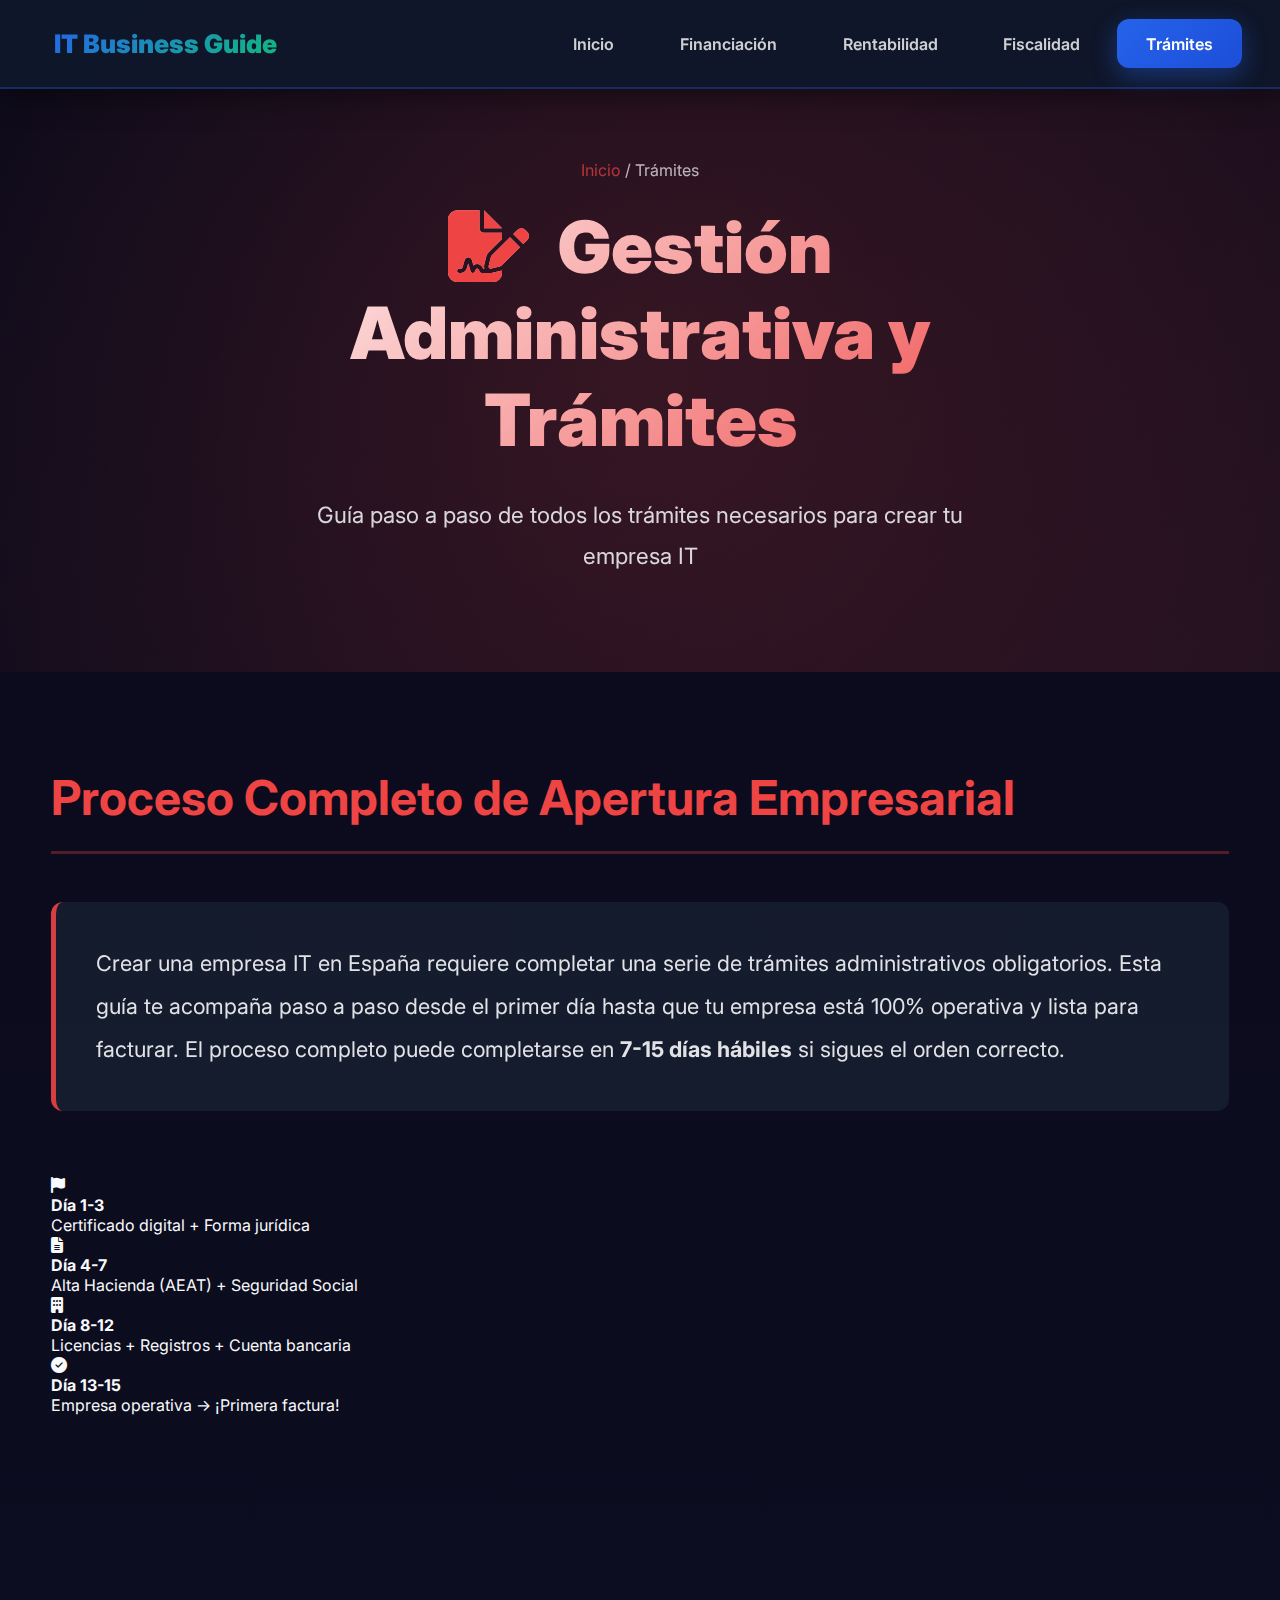
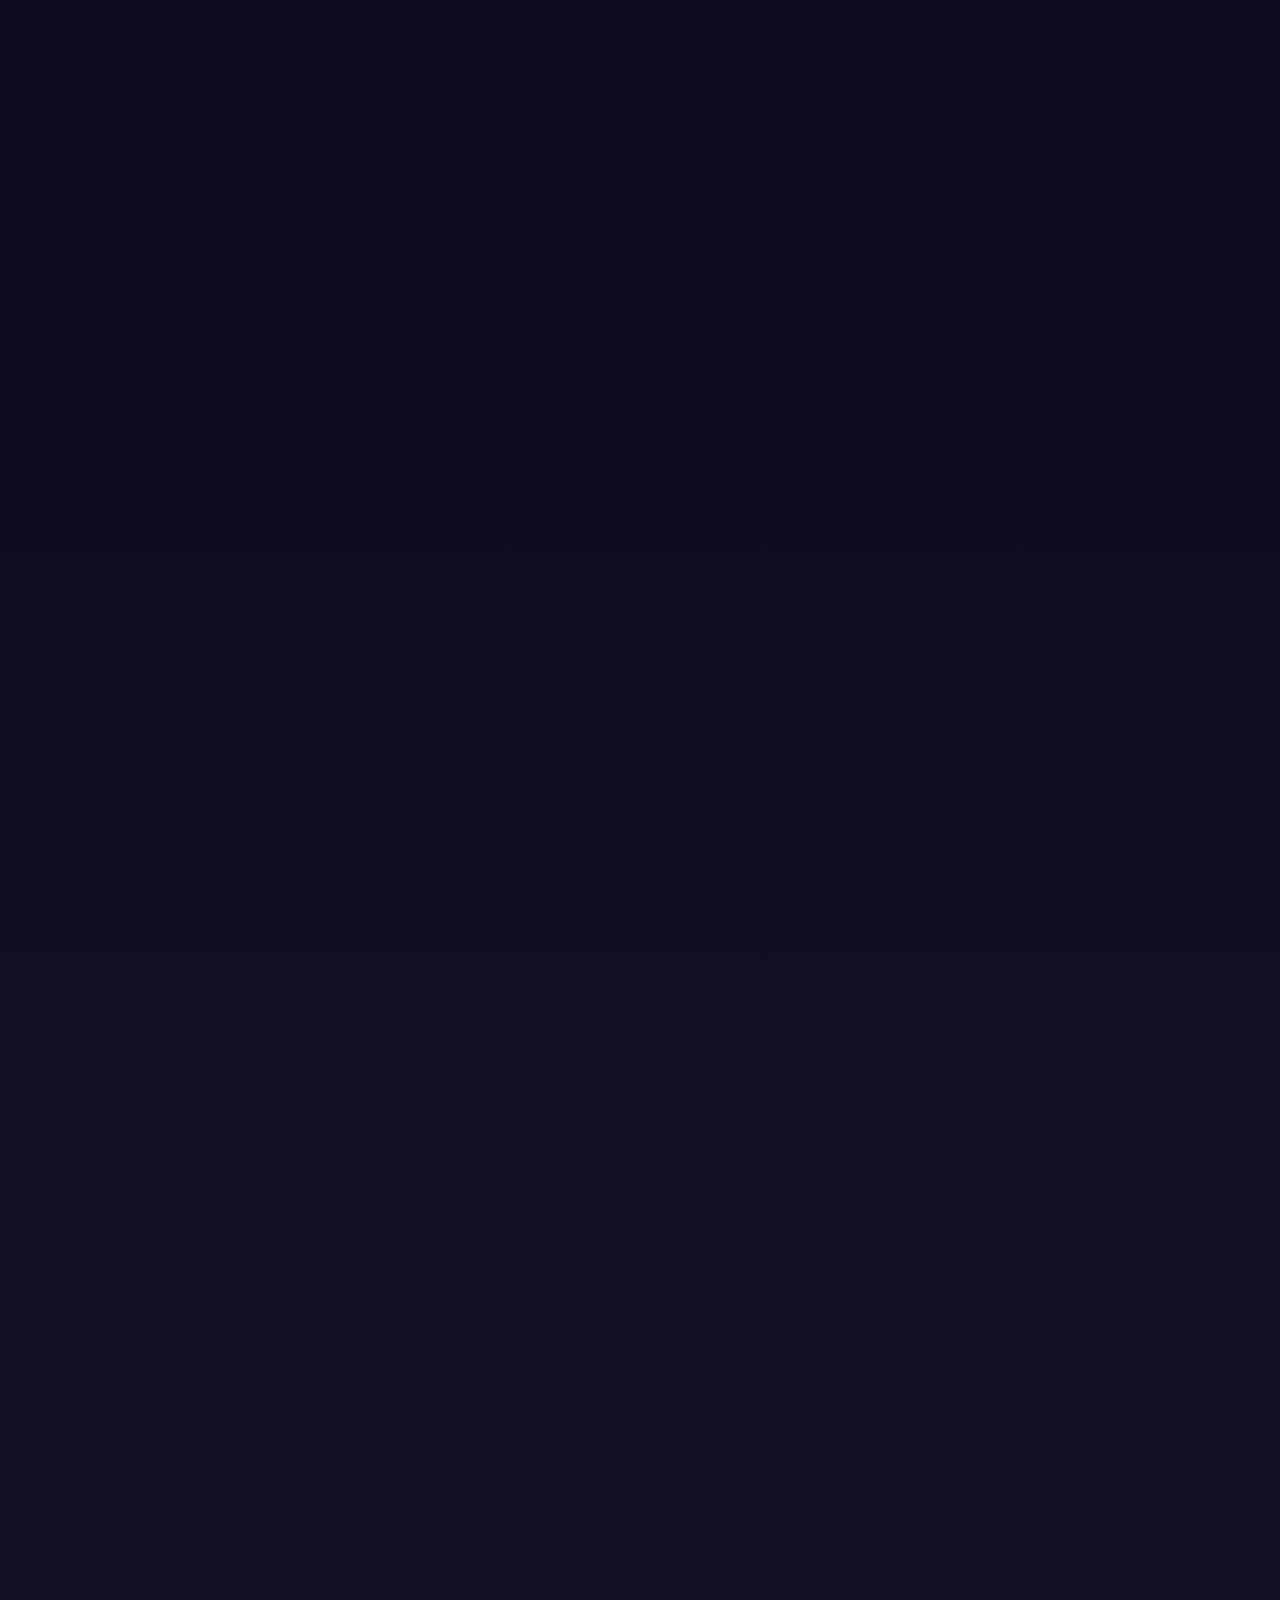
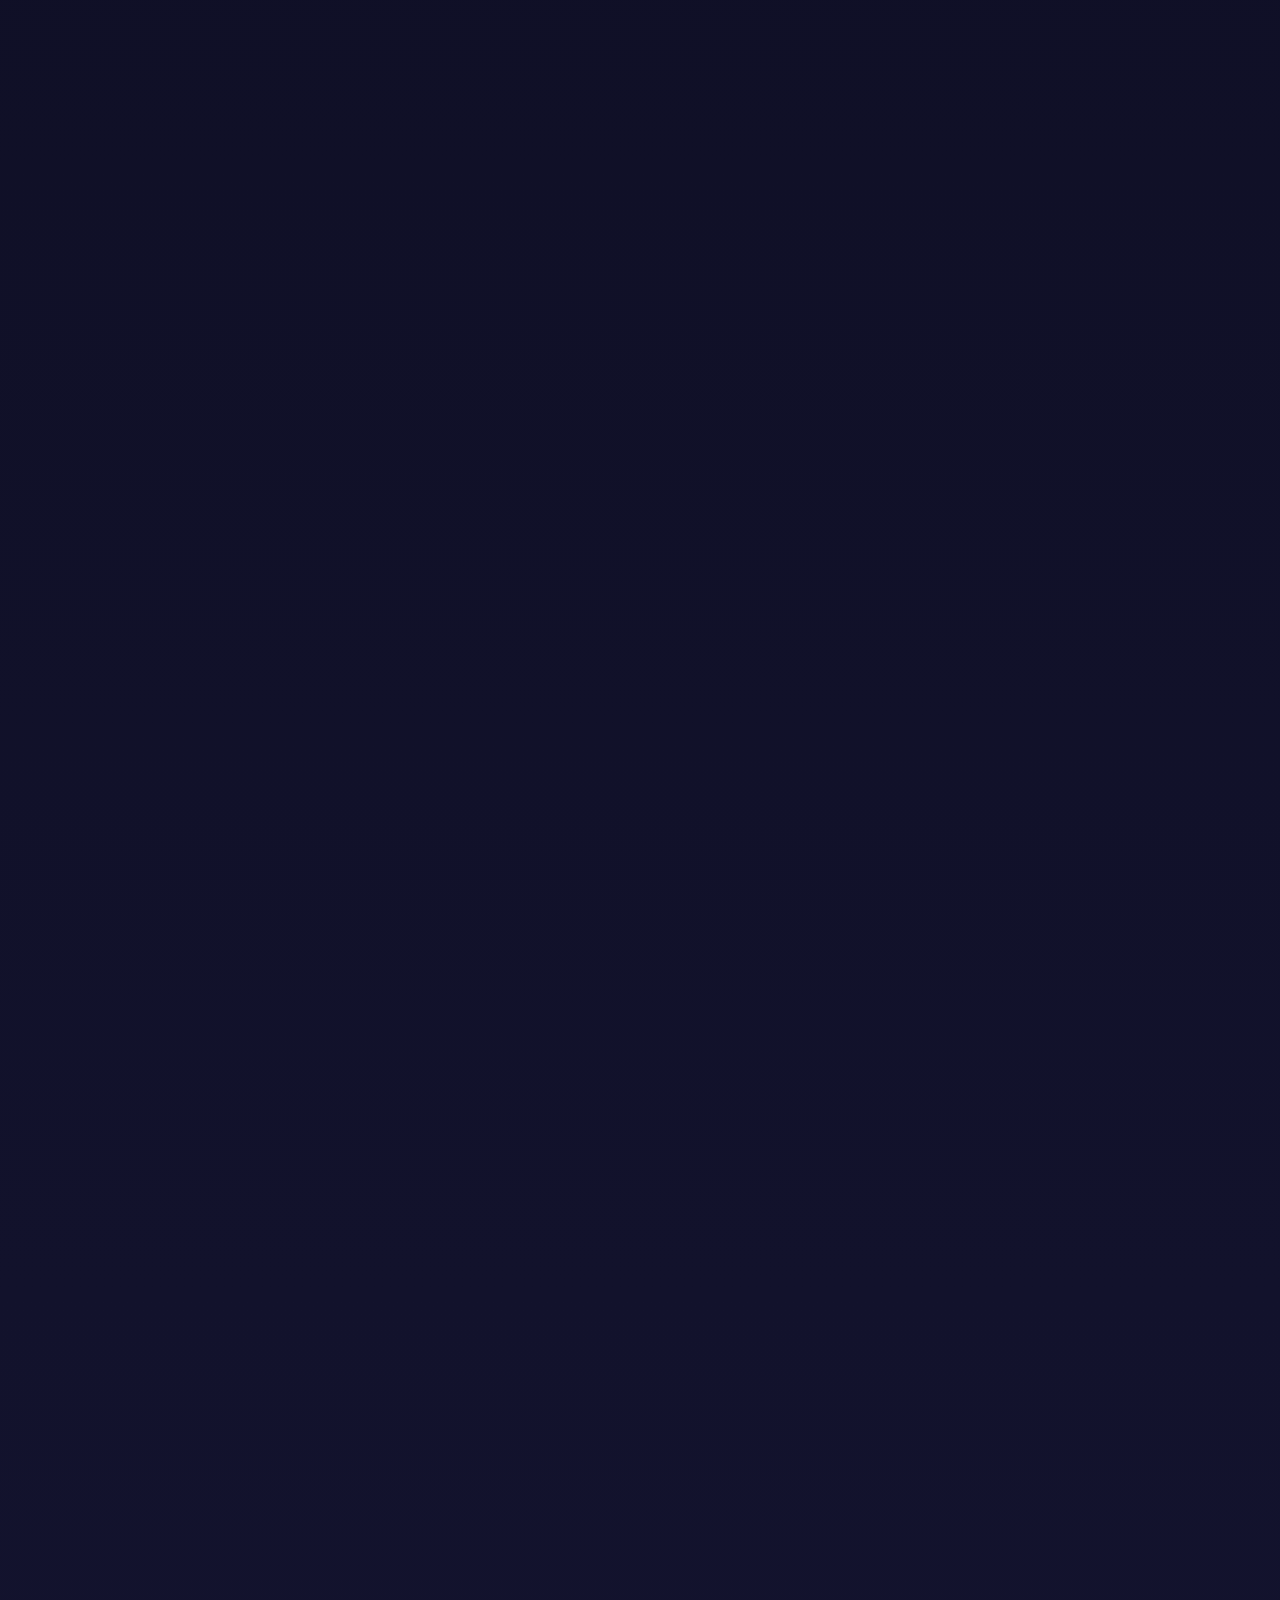
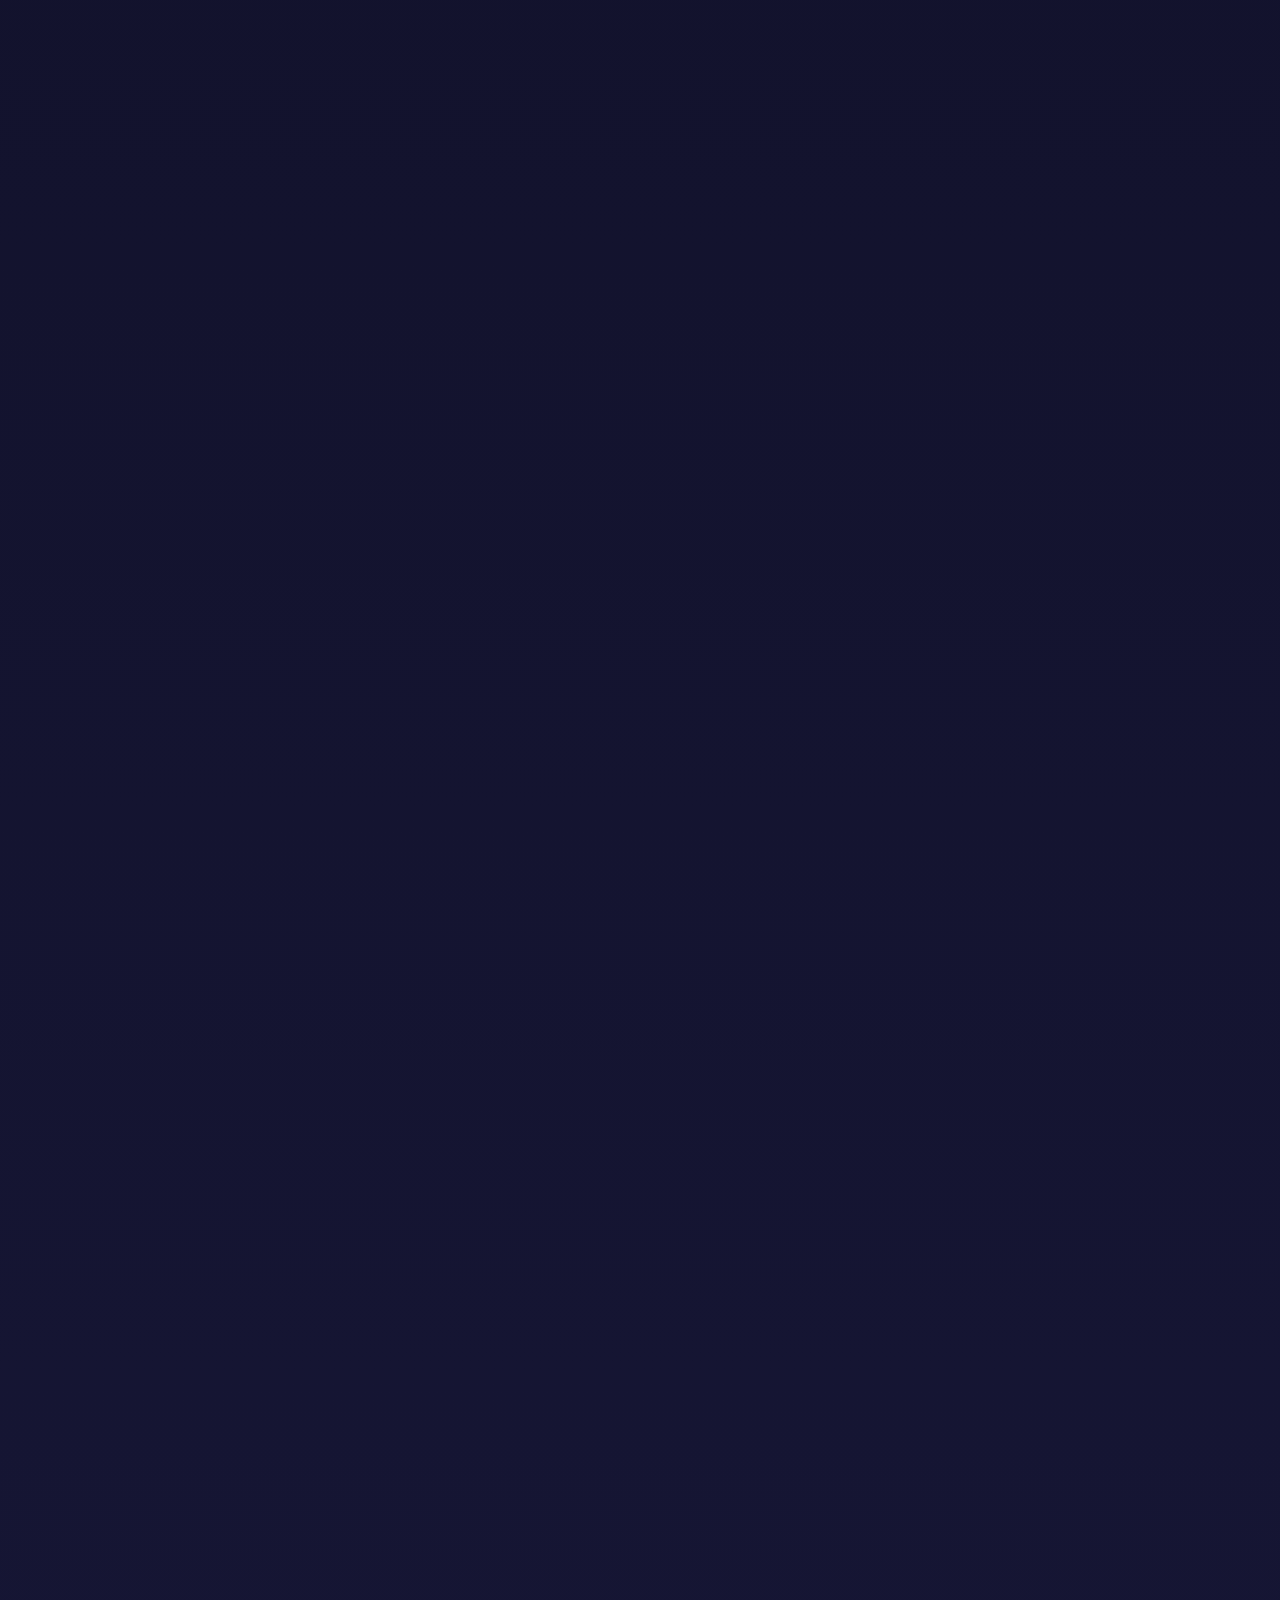
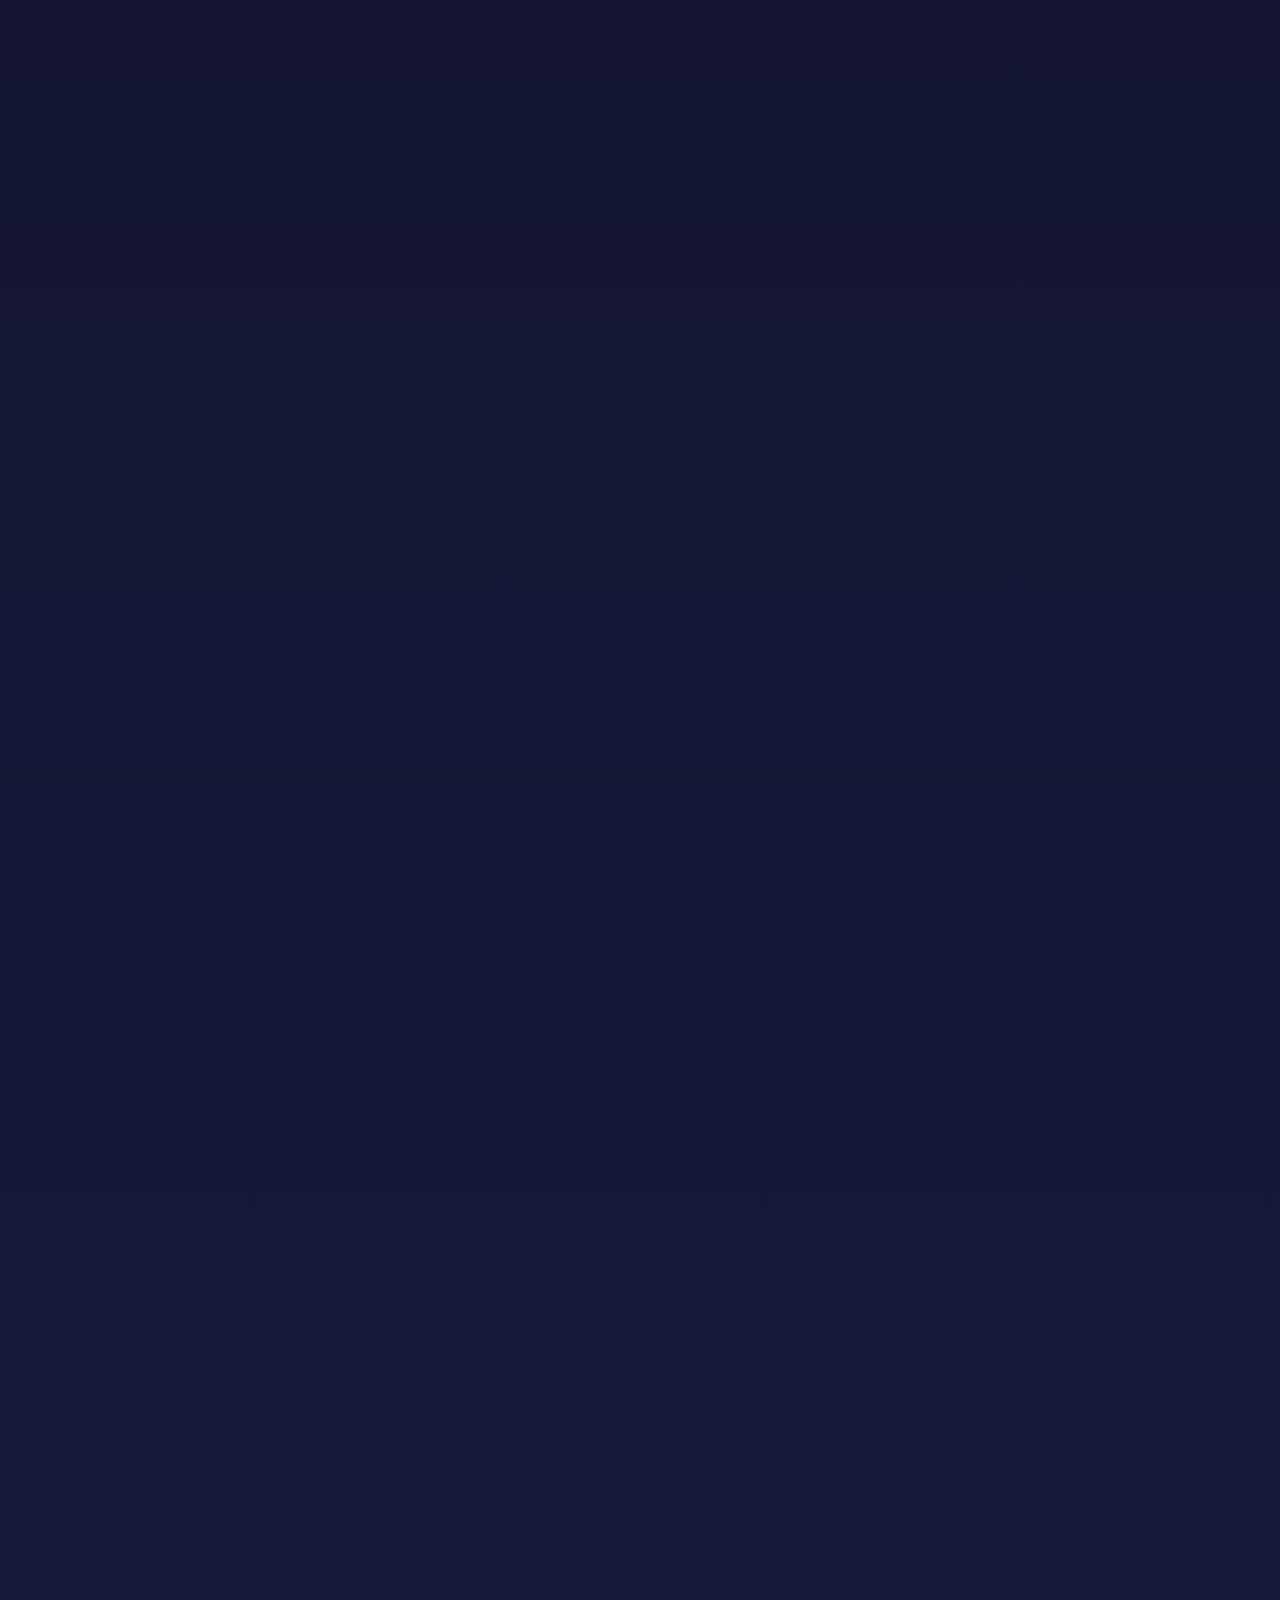
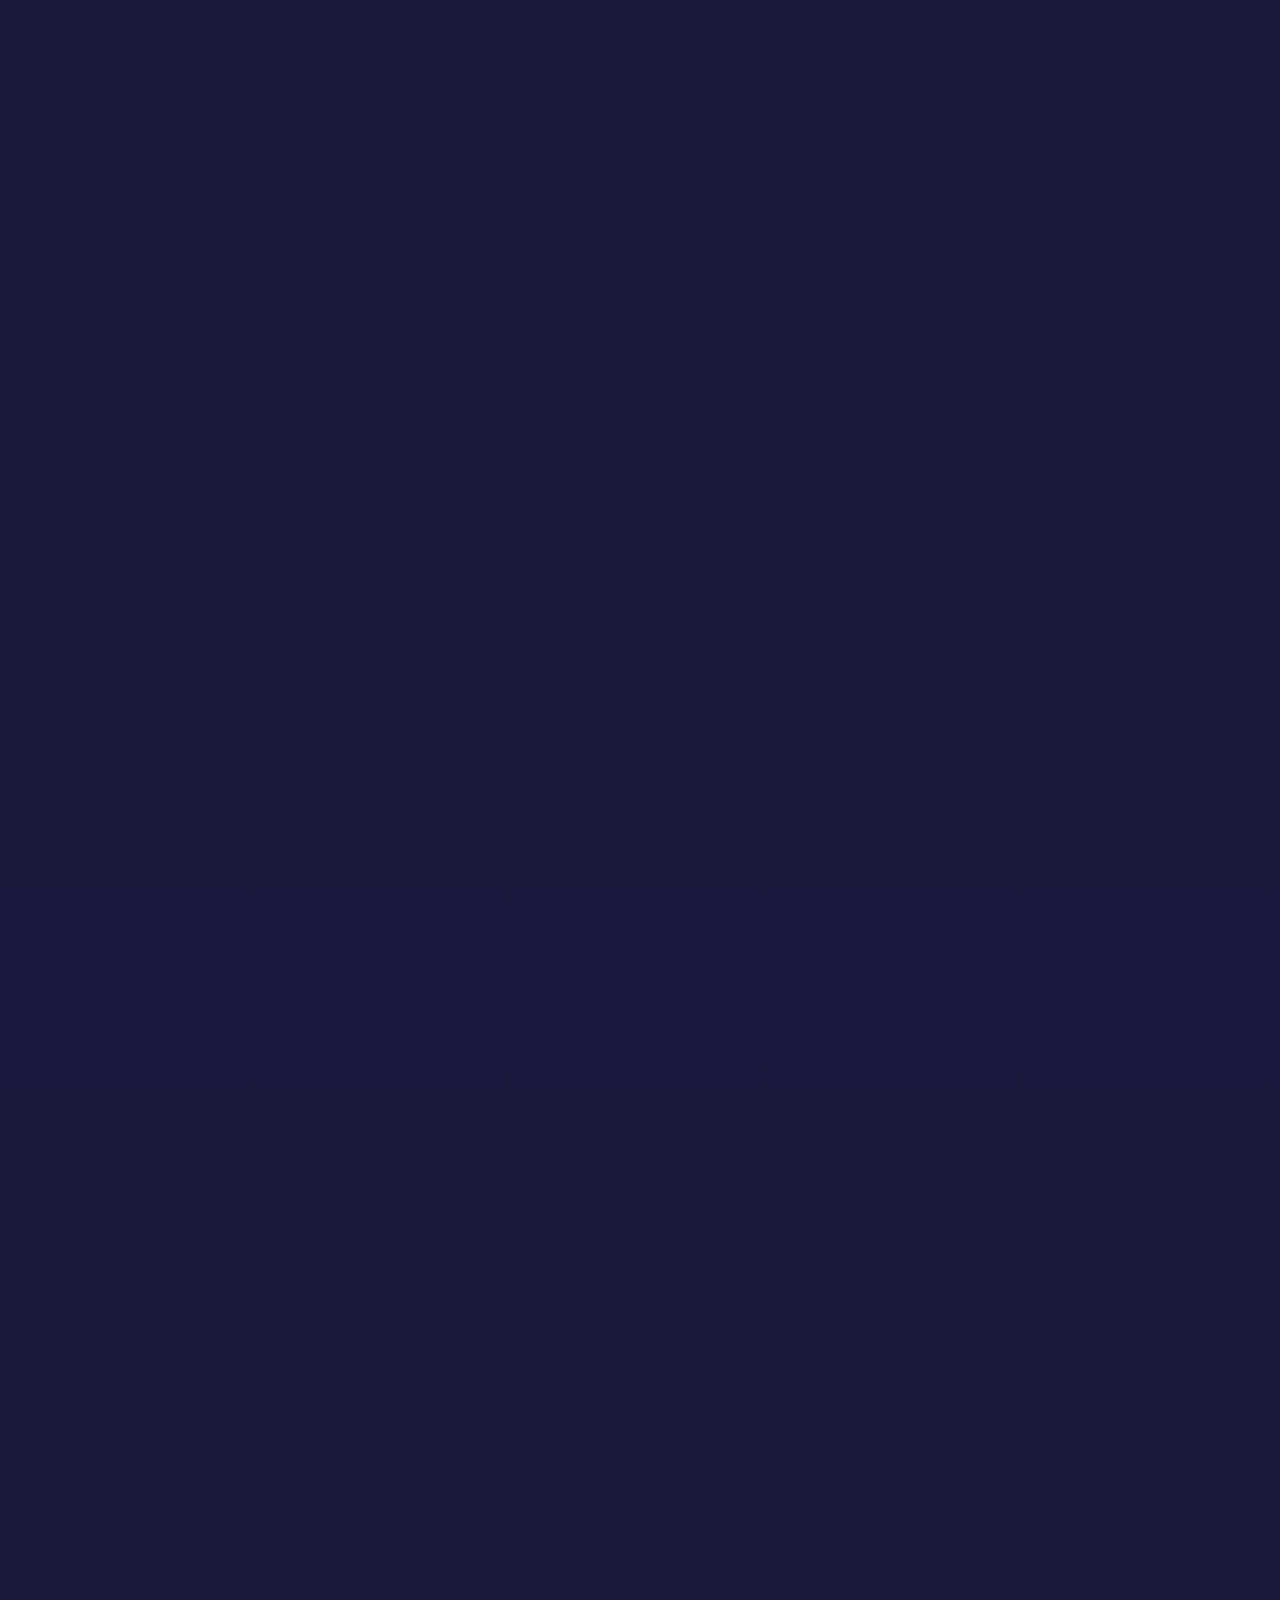
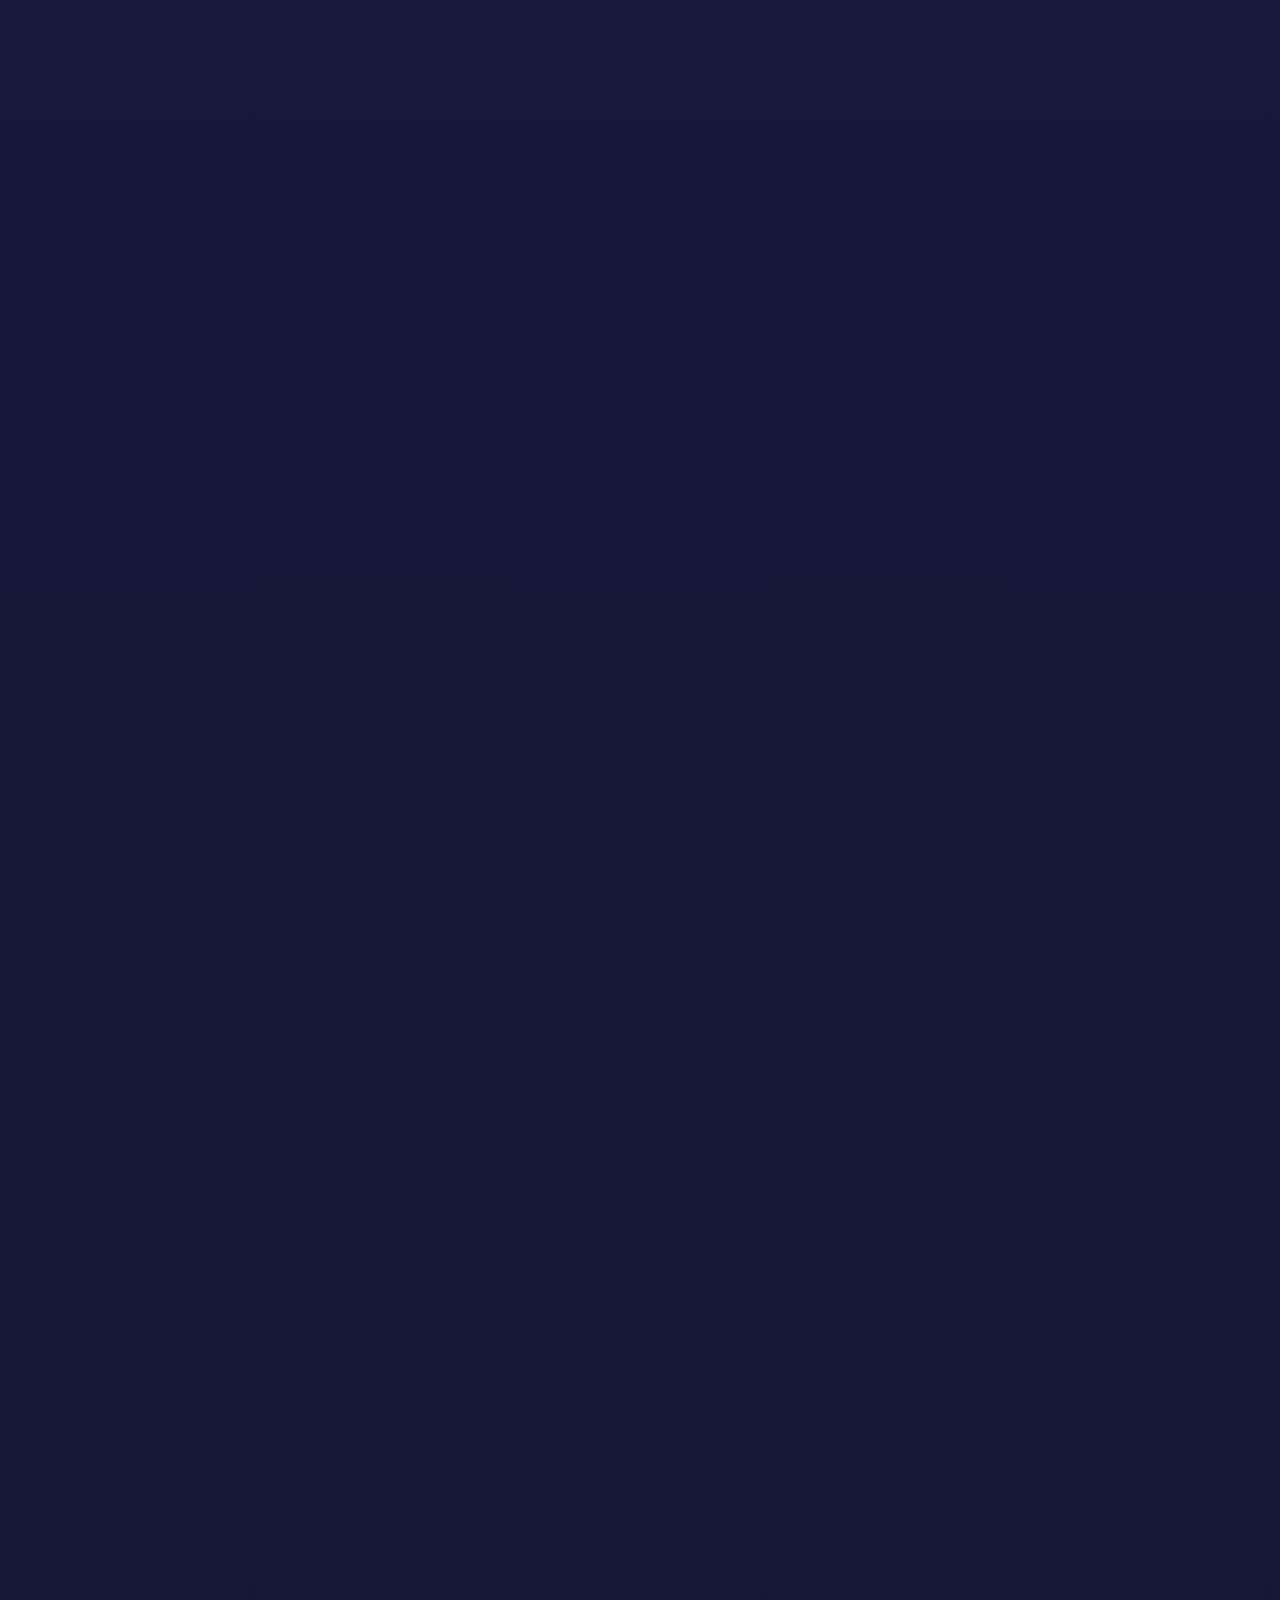
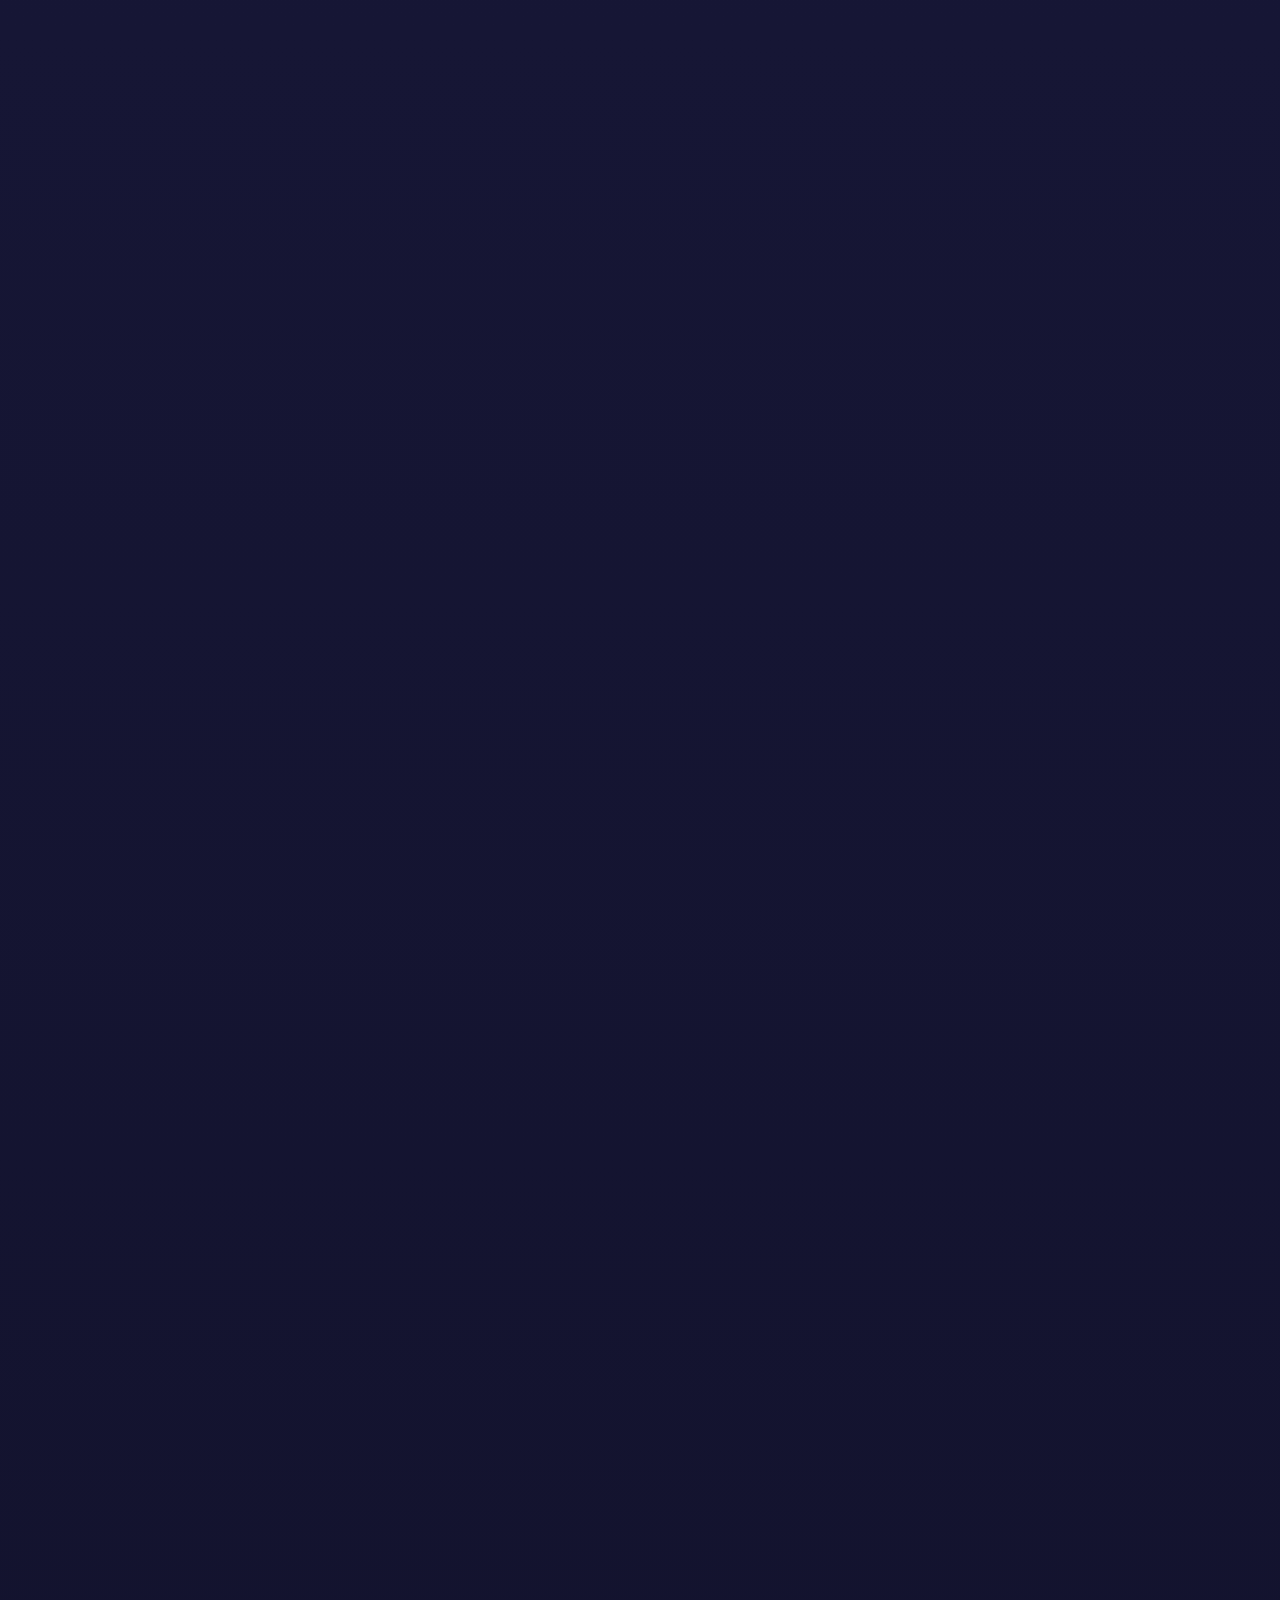
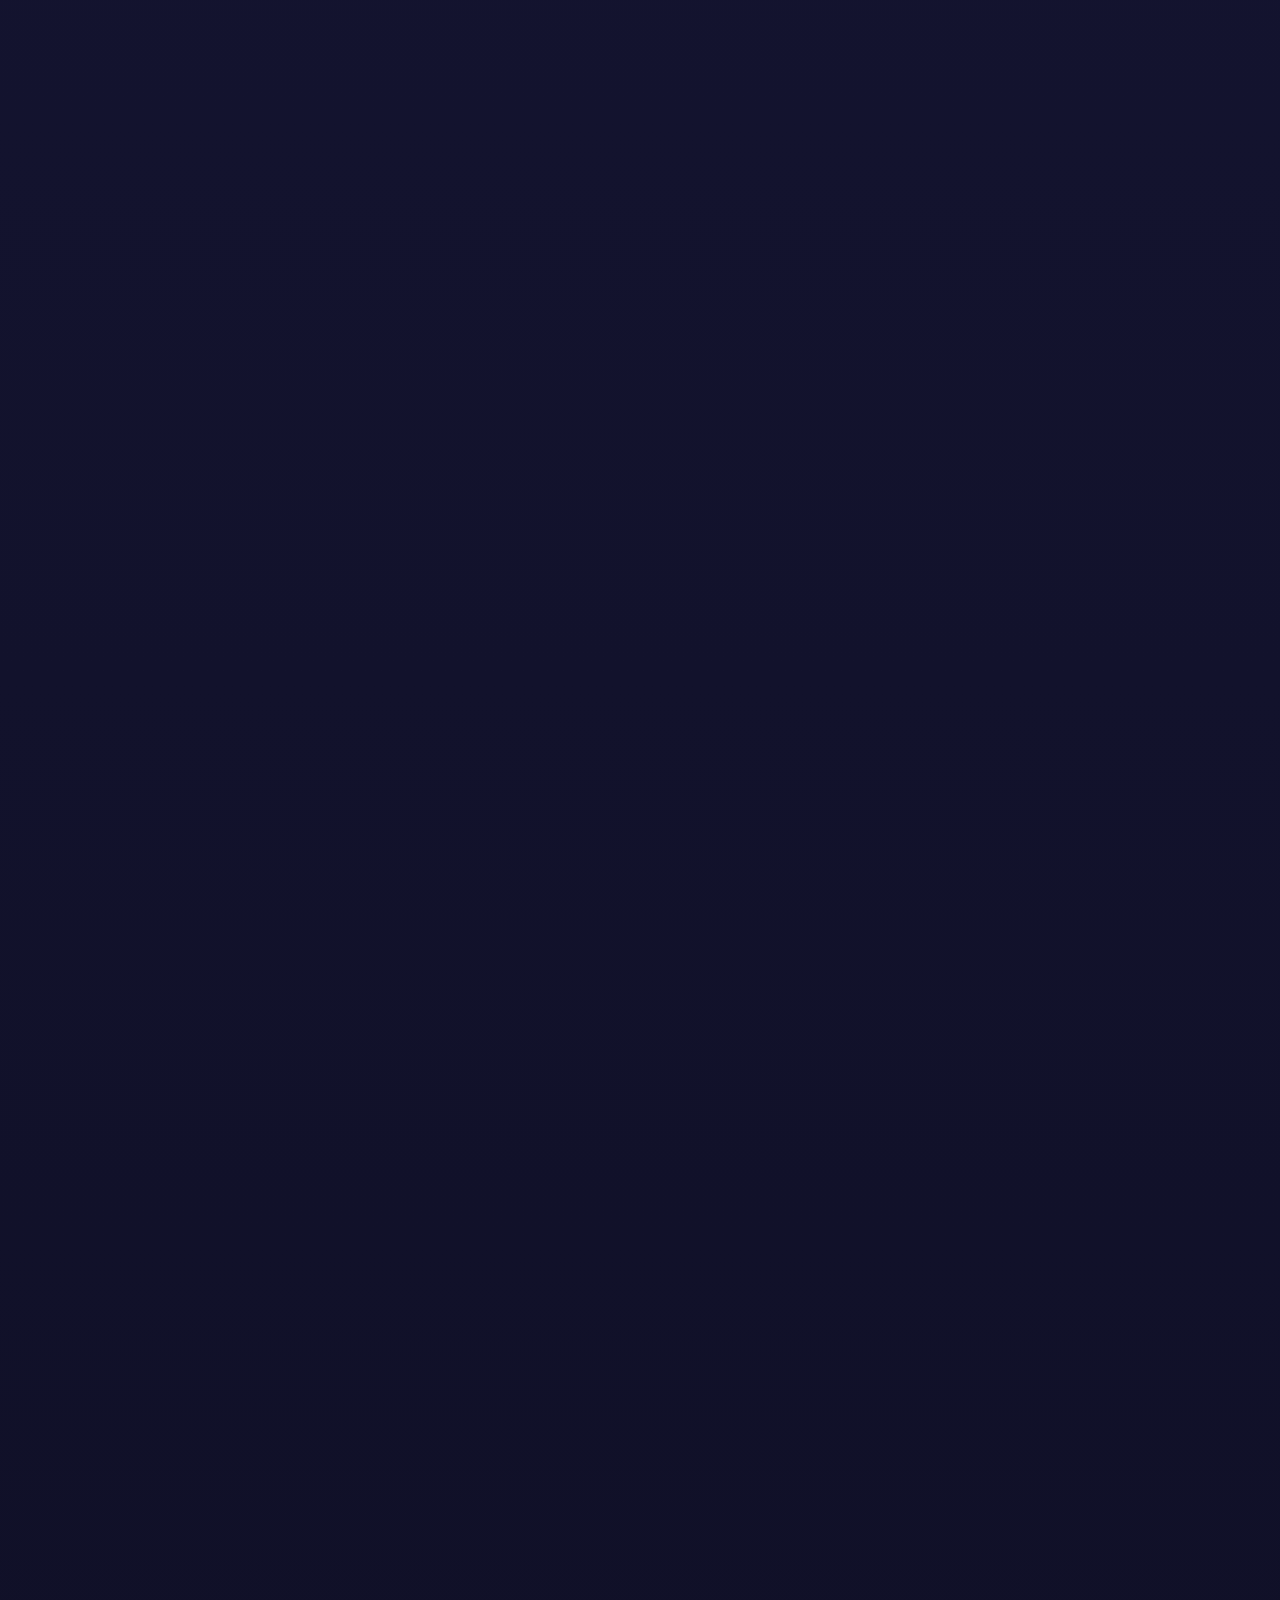
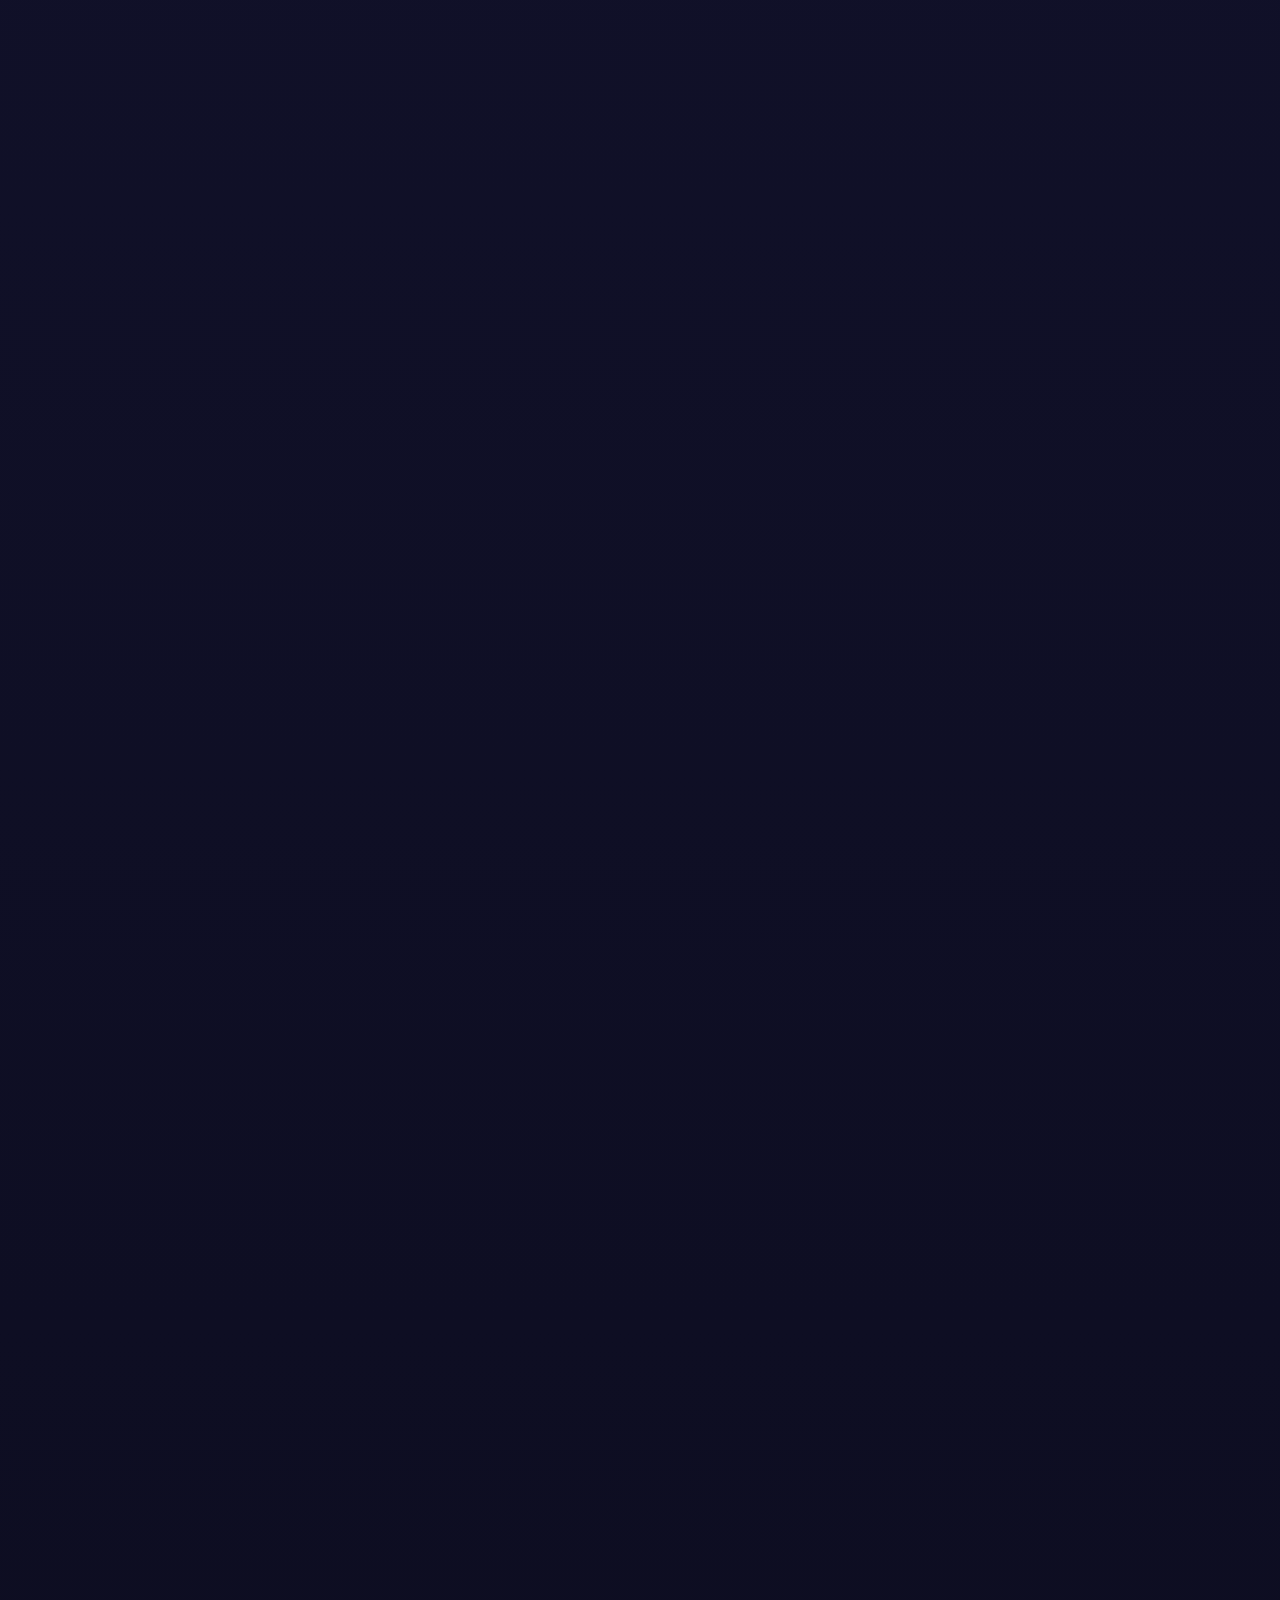
<file: tramites.html>
<!DOCTYPE html>
<html lang="es">
<head>
    <meta charset="UTF-8">
    <meta name="viewport" content="width=device-width, initial-scale=1.0">
    <title>Trámites Administrativos - Guía Empresas IT</title>
    <!-- CAMBIAR ESTAS 2 LÍNEAS -->
    <link rel="stylesheet" href="styles.css">
    <link rel="stylesheet" href="pages-style.css">
    <!-- FIN CAMBIOS -->
    <link href="https://fonts.googleapis.com/css2?family=Inter:wght@300;400;600;700;900&display=swap" rel="stylesheet">
    <link rel="stylesheet" href="https://cdnjs.cloudflare.com/ajax/libs/font-awesome/6.5.1/css/all.min.css">
</head>

<body class="page-tramites">
    
    <!-- Navbar -->
    <nav class="navbar">
        <div class="logo">
            <i class="fas fa-chart-network"></i>
            IT Business Guide
        </div>
        <div class="nav-menu">
            <a href="index.html">Inicio</a>
            <a href="financiacion.html">Financiación</a>
            <a href="rentabilidad.html">Rentabilidad</a>
            <a href="fiscalidad.html">Fiscalidad</a>
            <a href="tramites.html" class="active">Trámites</a>
        </div>
    </nav>

    <!-- Hero Section -->
    <section class="page-hero">
        <div class="hero-content">
            <div class="breadcrumb">
                <a href="index.html">Inicio</a> / <span>Trámites</span>
            </div>
            <h1><i class="fas fa-file-signature"></i> Gestión Administrativa y Trámites</h1>
            <p class="subtitle">Guía paso a paso de todos los trámites necesarios para crear tu empresa IT</p>
        </div>
    </section>

    <!-- Contenido Principal -->
    <main class="page-content">
        
        <!-- Introducción -->
        <section class="content-section">
            <h2>Proceso Completo de Apertura Empresarial</h2>
            <p class="intro-text">Crear una empresa IT en España requiere completar una serie de trámites administrativos obligatorios. Esta guía te acompaña paso a paso desde el primer día hasta que tu empresa está 100% operativa y lista para facturar. El proceso completo puede completarse en <strong>7-15 días hábiles</strong> si sigues el orden correcto.</p>
            
            <div class="timeline-intro">
                <div class="timeline-item">
                    <div class="timeline-icon"><i class="fas fa-flag"></i></div>
                    <div class="timeline-content">
                        <h4>Día 1-3</h4>
                        <p>Certificado digital + Forma jurídica</p>
                    </div>
                </div>
                <div class="timeline-item">
                    <div class="timeline-icon"><i class="fas fa-file-alt"></i></div>
                    <div class="timeline-content">
                        <h4>Día 4-7</h4>
                        <p>Alta Hacienda (AEAT) + Seguridad Social</p>
                    </div>
                </div>
                <div class="timeline-item">
                    <div class="timeline-icon"><i class="fas fa-building"></i></div>
                    <div class="timeline-content">
                        <h4>Día 8-12</h4>
                        <p>Licencias + Registros + Cuenta bancaria</p>
                    </div>
                </div>
                <div class="timeline-item">
                    <div class="timeline-icon"><i class="fas fa-check-circle"></i></div>
                    <div class="timeline-content">
                        <h4>Día 13-15</h4>
                        <p>Empresa operativa → ¡Primera factura!</p>
                    </div>
                </div>
            </div>
        </section>

        <!-- PASO 1: Certificado Digital -->
        <section class="content-section">
            <h2><i class="fas fa-id-card"></i> PASO 1: Certificado Digital Electrónico</h2>
            <p class="intro-text">El certificado digital es tu <strong>DNI electrónico</strong> y la llave maestra para realizar todos los trámites online. Es obligatorio para comunicarte con Hacienda, Seguridad Social y cualquier administración pública.</p>
            
            <div class="steps-grid">
                <div class="step-card featured">
                    <div class="step-header">
                        <div class="step-number">1.1</div>
                        <h3>Obtener Certificado FNMT</h3>
                        <span class="badge badge-success">Recomendado</span>
                    </div>
                    
                    <div class="step-content">
                        <h4><i class="fas fa-clock"></i> Plazo: 24-48 horas</h4>
                        <h4><i class="fas fa-euro-sign"></i> Coste: GRATUITO</h4>
                        
                        <div class="process-detail">
                            <h5>Proceso completo:</h5>
                            <ol>
                                <li>
                                    <strong>Solicitud online:</strong>
                                    <p>Accede a <a href="https://www.sede.fnmt.gob.es" target="_blank">https://www.sede.fnmt.gob.es</a></p>
                                    <p>Rellena formulario con DNI/NIE + email. Recibes código de solicitud por email.</p>
                                </li>
                                <li>
                                    <strong>Acreditación presencial:</strong>
                                    <p>Acude con DNI original a oficina de acreditación (correos, AEAT, ayuntamiento) en plazo máximo 10 días.</p>
                                    <p><a href="https://www.sede.fnmt.gob.es/certificados/persona-fisica/obtener-certificado-software/oficinas-de-acreditacion" target="_blank">Buscar oficina cercana</a></p>
                                </li>
                                <li>
                                    <strong>Descarga del certificado:</strong>
                                    <p>Tras acreditación presencial, descarga el certificado desde la misma web de FNMT (mismo navegador usado en paso 1).</p>
                                    <p>Se instala automáticamente en tu navegador.</p>
                                </li>
                            </ol>
                        </div>

                        <div class="tip-box">
                            <i class="fas fa-lightbulb"></i>
                            <strong>Consejo:</strong> El certificado solo funciona en el navegador donde lo descargaste. Si usas varios dispositivos, exporta el certificado (.pfx) con contraseña e impórtalo en otros equipos.
                        </div>
                    </div>
                </div>

                <div class="step-card">
                    <div class="step-header">
                        <div class="step-number">1.2</div>
                        <h3>Alternativa: Cl@ve Permanente</h3>
                        <span class="badge badge-info">Sin cita previa</span>
                    </div>
                    
                    <div class="step-content">
                        <h4><i class="fas fa-clock"></i> Plazo: 10 minutos (videollamada)</h4>
                        <h4><i class="fas fa-euro-sign"></i> Coste: GRATUITO</h4>
                        
                        <div class="process-detail">
                            <h5>Cómo obtenerlo:</h5>
                            <ul>
                                <li>Descarga app "Cl@ve" (iOS/Android) o accede vía web <a href="https://clave.gob.es" target="_blank">https://clave.gob.es</a></li>
                                <li>Verifica identidad por videollamada con DNI/NIE</li>
                                <li>Crea PIN de 6 dígitos</li>
                                <li>Válido para todos los trámites administrativos</li>
                            </ul>
                        </div>

                        <div class="warning-box">
                            <i class="fas fa-info-circle"></i>
                            <strong>Limitación:</strong> Algunos ayuntamientos y registros específicos solo aceptan certificado FNMT. Cl@ve funciona perfectamente con AEAT, Seguridad Social y mayoría de administraciones.
                        </div>
                    </div>
                </div>
            </div>
        </section>

        <!-- PASO 2: Alta en Hacienda -->
        <section class="content-section highlight-section">
            <h2><i class="fas fa-landmark"></i> PASO 2: Alta en Agencia Tributaria (AEAT)</h2>
            <p class="intro-text">La declaración censal es tu presentación oficial ante Hacienda. Comunicas qué actividad vas a realizar, qué impuestos aplicarás y cómo vas a tributar.</p>
            
            <div class="hacienda-grid">
                <div class="hacienda-card">
                    <h3><i class="fas fa-file-invoice"></i> Modelo 036: Declaración Censal</h3>
                    
                    <div class="form-details">
                        <h4>Información necesaria:</h4>
                        <ul>
                            <li><strong>Datos personales:</strong> DNI/NIE, domicilio fiscal</li>
                            <li><strong>Actividad económica (IAE):</strong> Epígrafes del sector IT</li>
                            <li><strong>Régimen de IVA:</strong> General (21%) o recargo de equivalencia</li>
                            <li><strong>Estimación IRPF:</strong> Directa (recomendado) u objetiva</li>
                            <li><strong>Obligaciones fiscales:</strong> IVA trimestral, IRPF trimestral, Modelo 347</li>
                        </ul>
                    </div>

                    <div class="iae-section">
                        <h4><i class="fas fa-tags"></i> Epígrafes IAE principales para empresas IT:</h4>
                        <table class="iae-table">
                            <thead>
                                <tr>
                                    <th>Epígrafe</th>
                                    <th>Actividad</th>
                                </tr>
                            </thead>
                            <tbody>
                                <tr>
                                    <td><strong>844.1</strong></td>
                                    <td>Consultoría hardware y software</td>
                                </tr>
                                <tr>
                                    <td><strong>844.2</strong></td>
                                    <td>Desarrollo y edición de software</td>
                                </tr>
                                <tr>
                                    <td><strong>844.3</strong></td>
                                    <td>Proceso de datos, hosting, servidores</td>
                                </tr>
                                <tr>
                                    <td><strong>844.4</strong></td>
                                    <td>Mantenimiento y reparación ordenadores</td>
                                </tr>
                                <tr>
                                    <td><strong>842</strong></td>
                                    <td>Servicios telecomunicaciones (redes, cableado)</td>
                                </tr>
                                <tr>
                                    <td><strong>722.2</strong></td>
                                    <td>Diseño web y gráfico digital</td>
                                </tr>
                            </tbody>
                        </table>
                        
                        <div class="info-box">
                            <i class="fas fa-gift"></i>
                            <strong>Exención IAE:</strong> Si facturas menos de 1.000.000€/año, estás exento de pagar el Impuesto de Actividades Económicas. Solo declaras el epígrafe, sin pago.
                        </div>
                    </div>

                    <div class="proceso-aeat">
                        <h4><i class="fas fa-mouse-pointer"></i> Cómo presentar el Modelo 036:</h4>
                        <ol>
                            <li>Accede a <a href="https://sede.agenciatributaria.gob.es" target="_blank">Sede Electrónica AEAT</a></li>
                            <li>Identifícate con certificado digital o Cl@ve</li>
                            <li>Busca "Modelo 036/037 - Alta censal"</li>
                            <li>Rellena formulario online (guía paso a paso disponible)</li>
                            <li>Firma y envía → Recibes justificante inmediato</li>
                        </ol>
                        
                        <div class="deadline">
                            <i class="fas fa-calendar-check"></i>
                            <strong>Plazo:</strong> Antes de iniciar actividad (antes de emitir primera factura). Recomendado: hacerlo 1 semana antes del inicio real.
                        </div>
                    </div>
                </div>

                <div class="hacienda-card secondary">
                    <h3><i class="fas fa-question-circle"></i> Modelo 037: Versión simplificada</h3>
                    <p>El <strong>Modelo 037</strong> es una versión reducida del 036 para autónomos con actividades sencillas.</p>
                    
                    <div class="comparison-037">
                        <h4>¿Cuándo usar cada uno?</h4>
                        <ul>
                            <li><strong>Modelo 036:</strong> Sociedades (S.L.), actividades complejas, régimen especial IVA, importaciones/exportaciones.</li>
                            <li><strong>Modelo 037:</strong> Autónomos persona física con actividad sencilla, régimen general IVA, sin representantes.</li>
                        </ul>
                    </div>

                    <div class="tip-box">
                        <i class="fas fa-lightbulb"></i>
                        <strong>Recomendación:</strong> Si tienes dudas, usa siempre el <strong>Modelo 036</strong> (completo). Cubre todas las situaciones y evita errores.
                    </div>
                </div>
            </div>
        </section>

        <!-- PASO 3: Seguridad Social -->
        <section class="content-section">
            <h2><i class="fas fa-user-shield"></i> PASO 3: Alta en Seguridad Social (RETA)</h2>
            <p class="intro-text">Si eres autónomo o administrador de S.L. con actividad efectiva, debes darte de alta en el <strong>Régimen Especial de Trabajadores Autónomos (RETA)</strong>. Esta cotización te da derecho a prestaciones (baja, jubilación, paro autónomos).</p>
            
            <div class="seguridad-social-grid">
                <div class="ss-card">
                    <h3><i class="fas fa-file-alt"></i> Proceso de Alta RETA</h3>
                    
                    <div class="ss-steps">
                        <div class="ss-step">
                            <div class="ss-step-num">1</div>
                            <div class="ss-step-content">
                                <h4>Solicitud Online</h4>
                                <p><strong>Web:</strong> <a href="https://portal.seg-social.gob.es" target="_blank">https://portal.seg-social.gob.es</a></p>
                                <p>Accede con certificado digital o Cl@ve → "Trámites" → "Alta en RETA"</p>
                                <p><strong>Plazo ejecución:</strong> Inmediato (confirmación en 24h)</p>
                            </div>
                        </div>

                        <div class="ss-step">
                            <div class="ss-step-num">2</div>
                            <div class="ss-step-content">
                                <h4>Elegir Base de Cotización</h4>
                                <p>La base de cotización determina tu cuota mensual y futuras prestaciones.</p>
                                
                                <table class="bases-table">
                                    <thead>
                                        <tr>
                                            <th>Base Cotización</th>
                                            <th>Cuota Mensual (2026)</th>
                                            <th>Prestaciones</th>
                                        </tr>
                                    </thead>
                                    <tbody>
                                        <tr>
                                            <td><strong>Mínima</strong><br>950€/mes</td>
                                            <td class="highlight-cell">~310€/mes</td>
                                            <td>Básicas (más baja pensión futura)</td>
                                        </tr>
                                        <tr>
                                            <td><strong>Media</strong><br>1.500€/mes</td>
                                            <td>~460€/mes</td>
                                            <td>Equilibradas (pensión media)</td>
                                        </tr>
                                        <tr>
                                            <td><strong>Máxima</strong><br>4.720€/mes</td>
                                            <td>~1.430€/mes</td>
                                            <td>Máximas (pensión máxima futura)</td>
                                        </tr>
                                    </tbody>
                                </table>

                                <div class="info-box">
                                    <i class="fas fa-info-circle"></i>
                                    <strong>Nota 2026:</strong> La base de cotización de autónomos es ahora por tramos de ingresos reales (reforma 2023-2025). Si declaras menos de 1.700€/mes de ingresos netos, puedes cotizar por cuota reducida desde 230€/mes.
                                </div>
                            </div>
                        </div>

                        <div class="ss-step">
                            <div class="ss-step-num">3</div>
                            <div class="ss-step-content">
                                <h4>Tarifa Plana Nuevos Autónomos</h4>
                                <p>Si es tu <strong>primera vez como autónomo</strong> (o han pasado +2 años desde último alta), tienes derecho a:</p>
                                
                                <div class="tarifa-plana-box">
                                    <div class="tarifa-item">
                                        <strong>Meses 1-12</strong>
                                        <span class="tarifa-price">80€/mes</span>
                                    </div>
                                    <div class="tarifa-item">
                                        <strong>Meses 13-24</strong>
                                        <span class="tarifa-price">~160€/mes</span>
                                        <small>(si ingresos &lt; SMI)</small>
                                    </div>
                                    <div class="tarifa-item">
                                        <strong>Desde mes 25</strong>
                                        <span class="tarifa-price">Cuota normal</span>
                                        <small>(según ingresos reales)</small>
                                    </div>
                                </div>

                                <div class="success-box">
                                    <i class="fas fa-piggy-bank"></i>
                                    <strong>Ahorro primer año:</strong> ~2.760€ (cuota normal 310€ vs tarifa plana 80€)
                                </div>
                            </div>
                        </div>
                    </div>

                    <div class="deadline-box">
                        <i class="fas fa-exclamation-triangle"></i>
                        <strong>¡MUY IMPORTANTE!</strong> El alta en RETA debe ser <strong>anterior o coincidente con el inicio de actividad</strong>. Si Seguridad Social detecta que facturaste antes del alta, te sancionan + cobran retroactivos desde primera factura.
                    </div>
                </div>

                <div class="ss-card secondary">
                    <h3><i class="fas fa-building"></i> Caso Especial: Administradores S.L.</h3>
                    
                    <div class="sl-admin-rules">
                        <h4>¿Cuándo debe cotizar un administrador?</h4>
                        
                        <div class="rule-item negative">
                            <i class="fas fa-times-circle"></i>
                            <strong>NO cotiza si:</strong>
                            <ul>
                                <li>No tiene retribución (cargo gratuito)</li>
                                <li>No realiza funciones de dirección efectiva</li>
                                <li>Tiene otro trabajo por cuenta ajena a jornada completa</li>
                            </ul>
                        </div>

                        <div class="rule-item positive">
                            <i class="fas fa-check-circle"></i>
                            <strong>SÍ cotiza obligatoriamente si:</strong>
                            <ul>
                                <li>Tiene más del 25% del capital social (socio mayoritario)</li>
                                <li>Cobra sueldo por sus funciones</li>
                                <li>Ejerce dirección y gestión efectiva (trabaja activamente)</li>
                            </ul>
                        </div>

                        <div class="example-box">
                            <strong>Ejemplo:</strong> Creas S.L. con socio 50%-50%. Tú eres administrador único y trabajas en la empresa desarrollando software. Aunque no tengas +50%, debes cotizar en RETA porque ejerces funciones ejecutivas reales.
                        </div>
                    </div>
                </div>
            </div>
        </section>

        <!-- PASO 4: Licencias y Registros -->
        <section class="content-section">
            <h2><i class="fas fa-clipboard-check"></i> PASO 4: Licencias y Registros Necesarios</h2>
            
            <div class="licenses-grid">
                <div class="license-card">
                    <div class="license-header">
                        <i class="fas fa-store-alt"></i>
                        <h3>Licencia de Apertura / Actividad</h3>
                        <span class="badge badge-conditional">Condicional</span>
                    </div>
                    
                    <div class="license-content">
                        <h4>¿Cuándo es necesaria?</h4>
                        <ul>
                            <li><strong>SÍ necesaria:</strong> Si tienes local físico abierto al público (tienda informática, academia, coworking propio)</li>
                            <li><strong>NO necesaria:</strong> Teletrabajo desde casa, oficina privada sin acceso público, servicios 100% online</li>
                        </ul>

                        <div class="process-detail">
                            <h4>Trámite (si aplica):</h4>
                            <p><strong>Dónde:</strong> Ayuntamiento de tu ciudad (área de licencias)</p>
                            <p><strong>Documentación:</strong></p>
                            <ul>
                                <li>Formulario solicitud licencia apertura</li>
                                <li>Alta censal AEAT (Modelo 036)</li>
                                <li>Contrato alquiler o escritura propiedad local</li>
                                <li>Planos del local (si superficie &gt; 300m²)</li>
                            </ul>
                            <p><strong>Coste:</strong> 200€ - 800€ (según ciudad y superficie)</p>
                            <p><strong>Plazo:</strong> 1-3 meses (varía mucho por ayuntamiento)</p>
                        </div>

                        <div class="tip-box">
                            <i class="fas fa-lightbulb"></i>
                            <strong>Consulta municipal:</strong> Algunos ayuntamientos han eliminado la licencia de apertura para actividades sin impacto (oficinas). Consulta en tu área de licencias antes de iniciar trámite.
                        </div>
                    </div>
                </div>

                <div class="license-card important">
                    <div class="license-header">
                        <i class="fas fa-shield-alt"></i>
                        <h3>RGPD: Protección de Datos</h3>
                        <span class="badge badge-danger">OBLIGATORIO</span>
                    </div>
                    
                    <div class="license-content">
                        <h4>¿Por qué es obligatorio en empresas IT?</h4>
                        <p>Cualquier empresa que trate datos personales (clientes, proveedores, empleados, usuarios web) debe cumplir el <strong>Reglamento General de Protección de Datos (RGPD/GDPR)</strong>.</p>

                        <div class="rgpd-requirements">
                            <h4>Requisitos mínimos RGPD:</h4>
                            <ol>
                                <li>
                                    <strong>Política de Privacidad:</strong>
                                    <p>Documento legal explicando cómo tratas datos personales. Debe estar en tu web, accesible desde todas las páginas.</p>
                                </li>
                                <li>
                                    <strong>Aviso Legal:</strong>
                                    <p>Identificación de tu empresa (CIF, domicilio, email, registro mercantil si S.L.).</p>
                                </li>
                                <li>
                                    <strong>Política de Cookies:</strong>
                                    <p>Si tu web usa cookies (analytics, publicidad), debes informar y obtener consentimiento.</p>
                                </li>
                                <li>
                                    <strong>Registro de Actividades de Tratamiento:</strong>
                                    <p>Documento interno listando qué datos tratas, para qué, dónde se almacenan, plazos.</p>
                                </li>
                                <li>
                                    <strong>Consentimiento explícito:</strong>
                                    <p>Checkboxes en formularios, doble opt-in en newsletters.</p>
                                </li>
                            </ol>
                        </div>

                        <div class="sanction-warning">
                            <i class="fas fa-gavel"></i>
                            <strong>Sanciones AEPD:</strong> Entre 900€ y 20 millones€ (o 4% facturación anual) según gravedad. Infracciones comunes: ausencia política privacidad, no atender derechos ARCO (acceso, rectificación, cancelación, oposición).
                        </div>

                        <div class="solution-box">
                            <h4><i class="fas fa-tools"></i> Soluciones prácticas:</h4>
                            <ul>
                                <li><strong>Generadores gratuitos:</strong> <a href="https://www.aepd.es/es/documento/facilita-rgpd.pdf" target="_blank">Facilita RGPD (AEPD)</a> - herramienta oficial</li>
                                <li><strong>Asesoría legal:</strong> 300-600€ pack completo (políticas + registro + análisis riesgos)</li>
                                <li><strong>Software RGPD:</strong> Herramientas SaaS desde 20€/mes (gestión automática compliance)</li>
                            </ul>
                        </div>
                    </div>
                </div>

                <div class="license-card">
                    <div class="license-header">
                        <i class="fas fa-university"></i>
                        <h3>Cuenta Bancaria Empresarial</h3>
                        <span class="badge badge-success">Muy recomendado</span>
                    </div>
                    
                    <div class="license-content">
                        <h4>¿Es obligatoria?</h4>
                        <ul>
                            <li><strong>Autónomo:</strong> No obligatoria legalmente, pero <strong>MUY recomendada</strong> para separar finanzas personales y profesionales.</li>
                            <li><strong>Sociedad Limitada:</strong> <strong>OBLIGATORIA</strong>. Necesitas cuenta a nombre de la sociedad para depositar capital social (3.000€ mínimo) ante notario.</li>
                        </ul>

                        <div class="bank-comparison">
                            <h4>Opciones de cuentas empresariales:</h4>
                            <table class="bank-table">
                                <thead>
                                    <tr>
                                        <th>Banco</th>
                                        <th>Coste mensual</th>
                                        <th>Ventajas</th>
                                    </tr>
                                </thead>
                                <tbody>
                                    <tr>
                                        <td><strong>Neobancos</strong><br>(Revolut Business, Qonto, Holvi)</td>
                                        <td>0€ - 15€/mes</td>
                                        <td>100% online, app moderna, tarjetas virtuales, sin papeleo</td>
                                    </tr>
                                    <tr>
                                        <td><strong>Bancos online</strong><br>(N26, Openbank, EVO)</td>
                                        <td>0€ - 10€/mes</td>
                                        <td>Sin comisiones básicas, gestión digital</td>
                                    </tr>
                                    <tr>
                                        <td><strong>Bancos tradicionales</strong><br>(BBVA, Santander, CaixaBank)</td>
                                        <td>15€ - 40€/mes</td>
                                        <td>Red oficinas, TPV físico, financiación empresarial</td>
                                    </tr>
                                </tbody>
                            </table>
                        </div>

                        <div class="tip-box">
                            <i class="fas fa-lightbulb"></i>
                            <strong>Recomendación:</strong> Para startups IT, usa neobanco (Revolut Business o Qonto) → 0€ coste, apertura en 10 minutos online, integración con software contable.
                        </div>
                    </div>
                </div>
            </div>
        </section>

        <!-- PASO 5: Firma Electrónica -->
        <section class="content-section highlight-section">
            <h2><i class="fas fa-signature"></i> PASO 5: Importancia de la Firma Electrónica</h2>
            <p class="intro-text">La firma electrónica es esencial en empresas IT para <strong>agilizar contratos, validar documentos legales y operar 100% digital</strong>. Tiene la misma validez legal que una firma manuscrita.</p>
            
            <div class="firma-types">
                <div class="firma-card">
                    <h3><i class="fas fa-check"></i> Firma Electrónica Simple</h3>
                    <div class="firma-content">
                        <p><strong>Qué es:</strong> Cualquier firma digital básica (escaneado firma manuscrita, checkbox "acepto términos", PIN SMS).</p>
                        <p><strong>Validez legal:</strong> Baja → Solo válida si ambas partes la aceptan. No tiene presunción de autenticidad.</p>
                        <p><strong>Usos:</strong> Contratos internos poco críticos, formularios online.</p>
                    </div>
                </div>

                <div class="firma-card">
                    <h3><i class="fas fa-check-double"></i> Firma Electrónica Avanzada</h3>
                    <div class="firma-content">
                        <p><strong>Qué es:</strong> Firma vinculada al firmante de manera unívoca, permite identificar al firmante, se crea con medios bajo control exclusivo del firmante.</p>
                        <p><strong>Validez legal:</strong> Media → Válida jurídicamente, detecta modificaciones posteriores.</p>
                        <p><strong>Usos:</strong> Contratos B2B, acuerdos con proveedores, documentos internos importantes.</p>
                        <p><strong>Herramientas:</strong> DocuSign, SignNow, Adobe Sign (desde 10€/mes).</p>
                    </div>
                </div>

                <div class="firma-card featured">
                    <h3><i class="fas fa-certificate"></i> Firma Electrónica Cualificada/Reconocida</h3>
                    <span class="badge badge-success">Máxima validez</span>
                    
                    <div class="firma-content">
                        <p><strong>Qué es:</strong> Firma electrónica avanzada basada en certificado digital cualificado emitido por autoridad certificación (FNMT, Camerfirma).</p>
                        <p><strong>Validez legal:</strong> <strong>MÁXIMA</strong> → Equivale legalmente a firma manuscrita ante notario. Presunción de autenticidad legal.</p>
                        <p><strong>Usos obligatorios:</strong></p>
                        <ul>
                            <li>Trámites administraciones públicas (Hacienda, Seg. Social)</li>
                            <li>Licitaciones públicas</li>
                            <li>Constitución sociedades telemática</li>
                            <li>Contratos con entidades financieras</li>
                            <li>Actas notariales electrónicas</li>
                        </ul>
                        
                        <div class="certificate-box">
                            <h4>Cómo obtenerla:</h4>
                            <p><strong>Ya la tienes:</strong> Si obtuviste certificado digital FNMT (Paso 1), ese certificado incluye firma electrónica reconocida.</p>
                            <p><strong>Dónde usarla:</strong></p>
                            <ul>
                                <li>Sede electrónica AEAT (presentar declaraciones)</li>
                                <li>Seguridad Social (gestión RETA)</li>
                                <li>Registro Mercantil telemático</li>
                                <li>Software específico (Adobe Acrobat, AutoFirma FNMT)</li>
                            </ul>
                        </div>
                    </div>
                </div>
            </div>

            <div class="firma-benefits">
                <h3><i class="fas fa-rocket"></i> Ventajas para empresas IT:</h3>
                <div class="benefits-grid-firma">
                    <div class="benefit-firma">
                        <i class="fas fa-clock"></i>
                        <h4>Agilidad</h4>
                        <p>Firma contratos en minutos desde cualquier lugar. Sin impresiones, escaneos ni correos.</p>
                    </div>
                    <div class="benefit-firma">
                        <i class="fas fa-leaf"></i>
                        <h4>Sostenibilidad</h4>
                        <p>Cero papel → 100% digital. Reducción costes impresión y archivo físico.</p>
                    </div>
                    <div class="benefit-firma">
                        <i class="fas fa-shield-alt"></i>
                        <h4>Seguridad</h4>
                        <p>Certificados de integridad, trazabilidad completa, imposible falsificar o repudiar.</p>
                    </div>
                    <div class="benefit-firma">
                        <i class="fas fa-globe"></i>
                        <h4>Global</h4>
                        <p>Firma con clientes internacionales sin desplazamientos. Validez en UE (eIDAS).</p>
                    </div>
                </div>
            </div>

            <div class="real-example">
                <h4><i class="fas fa-briefcase"></i> Caso de uso real:</h4>
                <p><strong>Startup SaaS contrata freelance desarrollador en remoto:</strong></p>
                <ol>
                    <li>Redacta contrato freelance (NDA + condiciones proyecto)</li>
                    <li>Envía documento por DocuSign con firma electrónica avanzada</li>
                    <li>Desarrollador firma desde Berlín en 5 minutos</li>
                    <li>Ambos reciben PDF con certificado validez + timestamp</li>
                    <li>Contrato 100% válido legalmente, archivado en cloud</li>
                </ol>
                <p><strong>Ahorro vs proceso tradicional:</strong> 0€ correos, 0 días espera, 0 riesgo pérdida documento.</p>
            </div>
        </section>

        <!-- Checklist Final -->
        <section class="content-section">
            <h2><i class="fas fa-tasks"></i> Checklist: ¿Está mi empresa lista?</h2>
            
            <div class="checklist-final">
                <div class="checklist-section">
                    <h3>✅ Trámites obligatorios completados</h3>
                    <label class="checklist-item">
                        <input type="checkbox">
                        <span>Certificado digital FNMT o Cl@ve operativo</span>
                    </label>
                    <label class="checklist-item">
                        <input type="checkbox">
                        <span>Alta censal AEAT (Modelo 036/037) presentada</span>
                    </label>
                    <label class="checklist-item">
                        <input type="checkbox">
                        <span>Alta RETA Seguridad Social confirmada (antes de facturar)</span>
                    </label>
                    <label class="checklist-item">
                        <input type="checkbox">
                        <span>Cuenta bancaria empresarial abierta</span>
                    </label>
                    <label class="checklist-item">
                        <input type="checkbox">
                        <span>Política de privacidad y aviso legal publicados en web</span>
                    </label>
                    <label class="checklist-item">
                        <input type="checkbox">
                        <span>Sistema de facturación implementado (software o Excel)</span>
                    </label>
                    <label class="checklist-item">
                        <input type="checkbox">
                        <span>Gestoría/asesor fiscal contratado (recomendado)</span>
                    </label>
                </div>

                <div class="checklist-section optional">
                    <h3>⚙️ Trámites opcionales (según actividad)</h3>
                    <label class="checklist-item">
                        <input type="checkbox">
                        <span>Licencia apertura (si local físico público)</span>
                    </label>
                    <label class="checklist-item">
                        <input type="checkbox">
                        <span>Registro marca OEPM</span>
                    </label>
                    <label class="checklist-item">
                        <input type="checkbox">
                        <span>Dominio web + hosting contratado</span>
                    </label>
                    <label class="checklist-item">
                        <input type="checkbox">
                        <span>Seguro RC profesional (errores/omisiones)</span>
                    </label>
                </div>

                <div class="costs-summary">
                    <h3><i class="fas fa-calculator"></i> Resumen de costes iniciales</h3>
                    
                    <div class="cost-breakdown">
                        <div class="cost-item">
                            <span>Certificado digital</span>
                            <strong>0€</strong>
                        </div>
                        <div class="cost-item">
                            <span>Alta AEAT + Seguridad Social</span>
                            <strong>0€</strong>
                        </div>
                        <div class="cost-item">
                            <span>Tarifa plana RETA (primer mes)</span>
                            <strong>80€</strong>
                        </div>
                        <div class="cost-item">
                            <span>Gestoría fiscal (mensual)</span>
                            <strong>60-100€</strong>
                        </div>
                        <div class="cost-item">
                            <span>Cuenta bancaria (mensual)</span>
                            <strong>0-15€</strong>
                        </div>
                        <div class="cost-item">
                            <span>Políticas RGPD (una vez)</span>
                            <strong>0-300€</strong>
                        </div>
                        <div class="cost-item total">
                            <span>Primer mes operativo</span>
                            <strong>140-495€</strong>
                        </div>
                    </div>

                    <div class="info-box">
                        <i class="fas fa-piggy-bank"></i>
                        <strong>Consejo financiero:</strong> Reserva un colchón de 1.000-2.000€ para costes iniciales + 3 meses de cuota autónomos (~1.000€) mientras consigues primeros clientes.
                    </div>
                </div>
            </div>
        </section>

        <!-- Navegación entre secciones -->
        <section class="section-navigation">
            <a href="fiscalidad.html" class="nav-btn btn-back">
                <i class="fas fa-arrow-left"></i> Anterior: Fiscalidad
            </a>
            <a href="index.html" class="nav-btn btn-next">
                <i class="fas fa-home"></i> Volver al inicio
            </a>
        </section>

    </main>

    <!-- Footer -->
    <footer class="page-footer">
        <p>&copy; 2026 IT Business Guide. Información orientativa. Consulta fuentes oficiales (AEAT, Seguridad Social, AEPD) para confirmación actualizada.</p>
    </footer>

    <!-- Script para animaciones scroll -->
    <script>
        const observerOptions = {
            threshold: 0.1,
            rootMargin: '0px 0px -50px 0px'
        };

        const observer = new IntersectionObserver((entries) => {
            entries.forEach(entry => {
                if (entry.isIntersecting) {
                    entry.target.classList.add('scroll-reveal-active');
                }
            });
        }, observerOptions);

        document.querySelectorAll('.content-section, .step-card, .license-card, .firma-card').forEach(el => {
            el.classList.add('scroll-reveal');
            observer.observe(el);
        });

        // Animación timeline
        const timelineItems = document.querySelectorAll('.timeline-item');
        timelineItems.forEach((item, index) => {
            setTimeout(() => {
                item.style.opacity = '1';
                item.style.transform = 'translateX(0)';
            }, index * 200);
        });
    </script>
</body>
</html>
</file>
<file: styles.css>
* {
    margin: 0;
    padding: 0;
    box-sizing: border-box;
}

:root {
    --primary: #2563eb;
    --success: #10b981;
    --warning: #f59e0b;
    --danger: #ef4444;
    --dark: #0f172a;
}

body {
    font-family: 'Inter', sans-serif;
    background: linear-gradient(180deg, #0a0a1a, #1a1a3e, #0a0a1a);
    color: #f8fafc;
    overflow-x: hidden;
}

/* ========================================
   NAVBAR MEJORADO
   ======================================== */
.navbar {
    position: fixed;
    top: 0;
    width: 100%;
    z-index: 1000;
    background: rgba(15, 23, 42, 0.95);
    backdrop-filter: blur(20px);
    padding: 1.2rem 3%;
    display: flex;
    justify-content: space-between;
    align-items: center;
    border-bottom: 2px solid rgba(37, 99, 235, 0.3);
    transition: all 0.3s ease;
    box-shadow: 0 5px 30px rgba(0, 0, 0, 0.5);
}

.logo {
    font-size: 1.6rem;
    font-weight: 900;
    display: flex;
    align-items: center;
    gap: 1rem;
    background: linear-gradient(135deg, #2563eb, #10b981);
    -webkit-background-clip: text;
    -webkit-text-fill-color: transparent;
    background-clip: text;
}

.logo i {
    font-size: 2rem;
    background: linear-gradient(135deg, #2563eb, #10b981);
    -webkit-background-clip: text;
    -webkit-text-fill-color: transparent;
    animation: pulse-logo 2s infinite;
}

@keyframes pulse-logo {
    0%, 100% { transform: scale(1); }
    50% { transform: scale(1.1); }
}

.nav-menu {
    display: flex;
    gap: 0.5rem;
    align-items: center;
}

.nav-menu a {
    color: rgba(255, 255, 255, 0.8);
    text-decoration: none;
    padding: 0.9rem 1.8rem;
    border-radius: 12px;
    font-weight: 600;
    font-size: 1rem;
    transition: all 0.3s ease;
    position: relative;
    overflow: hidden;
}

.nav-menu a::before {
    content: '';
    position: absolute;
    top: 0;
    left: -100%;
    width: 100%;
    height: 100%;
    background: linear-gradient(90deg, 
        transparent, 
        rgba(59, 130, 246, 0.3), 
        transparent
    );
    transition: left 0.5s ease;
}

.nav-menu a:hover::before {
    left: 100%;
}

.nav-menu a:hover {
    color: white;
    background: rgba(59, 130, 246, 0.15);
    transform: translateY(-2px);
}

.nav-menu a.active {
    background: linear-gradient(135deg, #2563eb, #1d4ed8);
    color: white;
    box-shadow: 0 8px 25px rgba(37, 99, 235, 0.4);
}

.progress-bar {
    position: fixed;
    top: 0;
    left: 0;
    width: 100%;
    height: 4px;
    background: rgba(255, 255, 255, 0.05);
    z-index: 1001;
}

.progress-fill {
    height: 100%;
    background: linear-gradient(90deg, var(--success), var(--primary), var(--warning), var(--danger));
    width: 0%;
    transition: width 0.3s ease;
    box-shadow: 0 0 20px rgba(37, 99, 235, 0.8);
}

/* ========================================
   HERO
   ======================================== */
.hero-section {
    height: 100vh;
    display: flex;
    flex-direction: column;
    justify-content: center;
    align-items: center;
    text-align: center;
    padding: 0 2rem;
    position: relative;
    overflow: hidden;
}

.hero-section::before {
    content: '';
    position: absolute;
    width: 200%;
    height: 200%;
    background: radial-gradient(circle, 
        rgba(59, 130, 246, 0.1) 0%, 
        transparent 50%
    );
    animation: rotate-bg 30s linear infinite;
}

@keyframes rotate-bg {
    from { transform: rotate(0deg); }
    to { transform: rotate(360deg); }
}

.hero-section h1 {
    font-size: clamp(3rem, 7vw, 5rem);
    font-weight: 900;
    background: linear-gradient(135deg, #ffffff, #3b82f6, #10b981);
    -webkit-background-clip: text;
    -webkit-text-fill-color: transparent;
    background-clip: text;
    margin-bottom: 1.5rem;
    line-height: 1.2;
    z-index: 2;
    position: relative;
    animation: gradient-shift 5s ease infinite;
    background-size: 200% 200%;
}

@keyframes gradient-shift {
    0%, 100% { background-position: 0% 50%; }
    50% { background-position: 100% 50%; }
}

.hero-section p {
    font-size: 1.5rem;
    opacity: 0.8;
    margin-bottom: 3rem;
    z-index: 2;
    position: relative;
}

.scroll-arrow {
    font-size: 2.5rem;
    animation: bounce 2s infinite;
    color: var(--primary);
    z-index: 2;
    position: relative;
    cursor: pointer;
}

.scroll-arrow i {
    font-size: 2.5rem;
}

@keyframes bounce {
    0%, 100% { transform: translateY(0); }
    50% { transform: translateY(-20px); }
}

/* ========================================
   EDIFICIO CENTRADO
   ======================================== */
.edificio-wrapper {
    position: fixed;
    top: 50%;
    left: 50%;
    transform: translate(-50%, -50%);
    width: 600px;
    height: 850px;
    z-index: 50;
    opacity: 0;
    visibility: hidden;
    transition: opacity 0.8s ease, visibility 0.8s ease;
    pointer-events: none;
}

.edificio-wrapper.visible {
    opacity: 1;
    visibility: visible;
    pointer-events: all;
}

#edificio3d {
    width: 100%;
    height: 100%;
    cursor: grab;
    filter: drop-shadow(0 30px 80px rgba(37, 99, 235, 0.4));
}

#edificio3d:active {
    cursor: grabbing;
}

/* ========================================
   INDICADOR PLANTA
   ======================================== */
.planta-indicator {
    position: absolute;
    top: 30px;
    left: 50%;
    transform: translateX(-50%);
    background: linear-gradient(135deg, rgba(37, 99, 235, 0.95), rgba(59, 130, 246, 0.95));
    backdrop-filter: blur(20px);
    padding: 1rem 2.5rem;
    border-radius: 50px;
    display: flex;
    align-items: center;
    gap: 1rem;
    border: 3px solid rgba(255, 255, 255, 0.5);
    box-shadow: 0 20px 60px rgba(37, 99, 235, 0.9);
    animation: pulse-glow 2s ease-in-out infinite;
}

@keyframes pulse-glow {
    0%, 100% {
        box-shadow: 0 20px 60px rgba(37, 99, 235, 0.9);
    }
    50% {
        box-shadow: 0 25px 80px rgba(37, 99, 235, 1);
    }
}

.planta-num {
    font-size: 2rem;
    font-weight: 900;
    width: 45px;
    height: 45px;
    background: rgba(255, 255, 255, 0.2);
    border-radius: 50%;
    display: flex;
    align-items: center;
    justify-content: center;
}

.planta-name {
    font-size: 1.3rem;
    font-weight: 700;
    letter-spacing: 0.5px;
}

.mouse-control-hint {
    position: absolute;
    bottom: 30px;
    left: 50%;
    transform: translateX(-50%);
    background: rgba(30, 41, 59, 0.9);
    backdrop-filter: blur(10px);
    padding: 0.75rem 1.5rem;
    border-radius: 30px;
    font-size: 0.9rem;
    border: 1px solid rgba(37, 99, 235, 0.3);
    opacity: 0.7;
    display: flex;
    align-items: center;
    gap: 0.5rem;
}

.mouse-control-hint i {
    color: var(--primary);
}

/* ========================================
   NAVEGACIÓN DOTS
   ======================================== */
.nav-dots {
    position: fixed;
    right: 3%;
    top: 50%;
    transform: translateY(-50%);
    z-index: 100;
    display: flex;
    flex-direction: column;
    gap: 1.5rem;
    opacity: 0;
    visibility: hidden;
    transition: opacity 0.8s ease, visibility 0.8s ease;
}

.nav-dots.visible {
    opacity: 1;
    visibility: visible;
}

.dot {
    width: 14px;
    height: 14px;
    border-radius: 50%;
    background: rgba(255, 255, 255, 0.3);
    cursor: pointer;
    transition: all 0.3s;
    position: relative;
}

.dot:hover {
    background: var(--primary);
    transform: scale(1.5);
}

.dot.active {
    background: var(--primary);
    transform: scale(2);
    box-shadow: 0 0 20px var(--primary);
}

.dot::after {
    content: attr(title);
    position: absolute;
    right: 25px;
    top: 50%;
    transform: translateY(-50%);
    background: rgba(30, 41, 59, 0.95);
    padding: 0.5rem 1rem;
    border-radius: 20px;
    font-size: 0.85rem;
    white-space: nowrap;
    opacity: 0;
    pointer-events: none;
    transition: opacity 0.3s ease;
    border: 1px solid rgba(37, 99, 235, 0.3);
}

.dot:hover::after {
    opacity: 1;
}

/* ========================================
   SCROLL CONTAINER
   ======================================== */
.scroll-container {
    position: relative;
    z-index: 5;
}

.planta {
    min-height: 100vh;
    display: flex;
    align-items: center;
    justify-content: center;
    padding: 0 5%;
    position: relative;
    background: linear-gradient(135deg, 
        rgba(10, 10, 26, 0.95), 
        rgba(20, 30, 60, 0.9)
    );
}

.planta::before {
    content: '';
    position: absolute;
    top: 0;
    left: 0;
    width: 100%;
    height: 100%;
    background: radial-gradient(circle at center, 
        rgba(59, 130, 246, 0.05) 0%, 
        transparent 70%
    );
    pointer-events: none;
}

.planta.final {
    justify-content: center;
    z-index: 200;
    background: linear-gradient(135deg, 
        rgba(16, 185, 129, 0.1), 
        rgba(10, 10, 26, 0.95)
    );
}

/* ========================================
   PLANTA OVERLAY - LIMPIO Y MINIMALISTA
   ======================================== */
.planta-overlay {
    position: absolute;
    top: 0;
    left: 0;
    width: 100%;
    height: 100%;
    display: flex;
    justify-content: center;
    align-items: center;
    opacity: 0;
    visibility: hidden;
    transition: all 0.6s ease;
    z-index: 50;
}

.planta.active .planta-overlay {
    opacity: 1;
    visibility: visible;
}

.planta-info {
    text-align: center;
    max-width: 600px;
    padding: 3rem;
    background: rgba(10, 10, 26, 0.92);
    backdrop-filter: blur(30px);
    border: 3px solid rgba(59, 130, 246, 0.4);
    border-radius: 30px;
    box-shadow: 0 25px 80px rgba(0, 0, 0, 0.6);
    animation: float-in 0.8s ease-out;
}

@keyframes float-in {
    from {
        opacity: 0;
        transform: translateY(40px) scale(0.9);
    }
    to {
        opacity: 1;
        transform: translateY(0) scale(1);
    }
}

.planta-icon-big {
    width: 120px;
    height: 120px;
    border-radius: 50%;
    margin: 0 auto 2rem;
    display: flex;
    align-items: center;
    justify-content: center;
    font-size: 4rem;
    color: white;
    box-shadow: 0 20px 60px rgba(59, 130, 246, 0.6);
    animation: pulse-icon-big 2s ease-in-out infinite;
}

@keyframes pulse-icon-big {
    0%, 100% { transform: scale(1); }
    50% { transform: scale(1.08); }
}

.planta-info h2 {
    font-size: 3rem;
    font-weight: 900;
    margin-bottom: 1.5rem;
    background: linear-gradient(135deg, white, #3b82f6);
    -webkit-background-clip: text;
    -webkit-text-fill-color: transparent;
    display: block;
    justify-content: center;
}

.planta-info p {
    font-size: 1.3rem;
    line-height: 1.7;
    opacity: 0.9;
    margin-bottom: 2.5rem;
}

.btn-planta {
    display: inline-flex;
    align-items: center;
    gap: 1rem;
    padding: 1.5rem 3rem;
    background: linear-gradient(135deg, #3b82f6, #1d4ed8);
    color: white;
    text-decoration: none;
    border-radius: 50px;
    font-size: 1.3rem;
    font-weight: 700;
    box-shadow: 0 15px 50px rgba(59, 130, 246, 0.5);
    transition: all 0.4s ease;
    border: 2px solid transparent;
}

.btn-planta:hover {
    transform: translateY(-5px) scale(1.05);
    box-shadow: 0 25px 70px rgba(59, 130, 246, 0.7);
    border-color: rgba(255, 255, 255, 0.3);
}

.btn-planta i {
    transition: transform 0.3s ease;
}

.btn-planta:hover i {
    transform: translateX(5px);
}

/* PLANTA FINAL */
.final-info {
    max-width: 700px;
}

.icon-success {
    font-size: 5rem;
    color: var(--success);
    margin-bottom: 2rem;
    animation: bounce-success 1.5s ease-out;
}

@keyframes bounce-success {
    0% { transform: scale(0) rotate(-180deg); }
    50% { transform: scale(1.2) rotate(10deg); }
    100% { transform: scale(1) rotate(0deg); }
}

.final-info h2 {
    font-size: 3.5rem;
    background: linear-gradient(135deg, white, #10b981);
    -webkit-background-clip: text;
    -webkit-text-fill-color: transparent;
}

.final-buttons {
    display: flex;
    gap: 2rem;
    justify-content: center;
    margin-top: 2.5rem;
}

.btn-primary-large {
    display: inline-flex;
    align-items: center;
    gap: 1rem;
    padding: 1.8rem 3.5rem;
    background: linear-gradient(135deg, #10b981, #059669);
    color: white;
    text-decoration: none;
    border-radius: 50px;
    font-size: 1.4rem;
    font-weight: 800;
    box-shadow: 0 20px 60px rgba(16, 185, 129, 0.6);
    transition: all 0.4s ease;
    border: 2px solid transparent;
}

.btn-primary-large:hover {
    transform: translateY(-8px) scale(1.05);
    box-shadow: 0 30px 80px rgba(16, 185, 129, 0.8);
    border-color: rgba(255, 255, 255, 0.3);
}

/* ========================================
   RESPONSIVE
   ======================================== */
@media (max-width: 1400px) {
    .edificio-wrapper {
        width: 550px;
        height: 750px;
    }
}

@media (max-width: 1200px) {
    .edificio-wrapper {
        width: 450px;
        height: 650px;
    }

    .nav-dots {
        right: 2%;
    }
}

@media (max-width: 768px) {
    .nav-menu {
        display: none;
    }

    .navbar {
        padding: 1rem 4%;
    }

    .logo {
        font-size: 1.3rem;
    }

    .edificio-wrapper {
        width: 350px;
        height: 500px;
    }

    .planta-indicator {
        padding: 0.75rem 1.5rem;
        top: 20px;
    }

    .planta-num {
        width: 35px;
        height: 35px;
        font-size: 1.5rem;
    }

    .planta-name {
        font-size: 1rem;
    }

    .nav-dots {
        display: none;
    }

    .planta-info {
        padding: 2rem;
        max-width: 90%;
    }

    .planta-icon-big {
        width: 90px;
        height: 90px;
        font-size: 3rem;
    }

    .planta-info h2 {
        font-size: 2.2rem;
    }

    .planta-info p {
        font-size: 1.1rem;
    }

    .btn-planta {
        padding: 1.2rem 2.5rem;
        font-size: 1.1rem;
    }

    .final-buttons {
        flex-direction: column;
        gap: 1.5rem;
    }

    .hero-section h1 {
        font-size: 2.5rem;
    }

    .hero-section p {
        font-size: 1.2rem;
    }
}

@media (max-width: 480px) {
    .navbar {
        padding: 1rem 2%;
    }

    .hero-section h1 {
        font-size: 2rem;
    }

    .hero-section p {
        font-size: 1.1rem;
    }

    .edificio-wrapper {
        width: 280px;
        height: 400px;
    }

    .planta-info h2 {
        font-size: 2rem;
    }
}
/* ========================================
   CONTENIDO LATERAL - CARDS A LOS LADOS
   ======================================== */
.side-content {
    position: absolute;
    top: 50%;
    transform: translateY(-50%);
    z-index: 100;
    opacity: 0;
    visibility: hidden;
    transition: all 0.6s cubic-bezier(0.16, 1, 0.3, 1);
}

.planta.active .side-content {
    opacity: 1;
    visibility: visible;
}

.side-content.left {
    left: 5%;
    transform: translateY(-50%) translateX(-50px);
}

.planta.active .side-content.left {
    transform: translateY(-50%) translateX(0);
}

.side-content.right {
    right: 5%;
    transform: translateY(-50%) translateX(50px);
}

.planta.active .side-content.right {
    transform: translateY(-50%) translateX(0);
}

.side-content.center {
    left: 50%;
    transform: translate(-50%, -50%) scale(0.9);
}

.planta.active .side-content.center {
    transform: translate(-50%, -50%) scale(1);
}

.side-card {
    background: rgba(10, 10, 26, 0.95);
    backdrop-filter: blur(30px);
    border: 3px solid rgba(59, 130, 246, 0.4);
    border-radius: 24px;
    padding: 2.5rem;
    max-width: 380px;
    box-shadow: 0 25px 80px rgba(0, 0, 0, 0.6);
    transition: all 0.4s ease;
}

.side-card:hover {
    transform: translateY(-10px);
    border-color: rgba(59, 130, 246, 0.8);
    box-shadow: 0 35px 100px rgba(59, 130, 246, 0.4);
}

.card-icon {
    width: 80px;
    height: 80px;
    border-radius: 20px;
    display: flex;
    align-items: center;
    justify-content: center;
    font-size: 2.5rem;
    color: white;
    margin-bottom: 1.5rem;
    box-shadow: 0 15px 40px rgba(59, 130, 246, 0.5);
}

.side-card h3 {
    font-size: 2rem;
    font-weight: 900;
    margin-bottom: 1rem;
    background: linear-gradient(135deg, white, #3b82f6);
    -webkit-background-clip: text;
    -webkit-text-fill-color: transparent;
}

.side-card p {
    font-size: 1.1rem;
    line-height: 1.7;
    opacity: 0.9;
    margin-bottom: 2rem;
}

.btn-side {
    display: inline-flex;
    align-items: center;
    gap: 0.75rem;
    padding: 1rem 2rem;
    background: linear-gradient(135deg, #3b82f6, #1d4ed8);
    color: white;
    text-decoration: none;
    border-radius: 50px;
    font-size: 1.1rem;
    font-weight: 700;
    box-shadow: 0 10px 30px rgba(59, 130, 246, 0.4);
    transition: all 0.3s ease;
    border: 2px solid transparent;
}

.btn-side:hover {
    transform: translateY(-3px);
    box-shadow: 0 15px 40px rgba(59, 130, 246, 0.6);
    border-color: rgba(255, 255, 255, 0.3);
}

.btn-side i {
    transition: transform 0.3s ease;
}

.btn-side:hover i {
    transform: translateX(5px);
}

.features-list {
    list-style: none;
    padding: 0;
    margin: 0;
}

.features-list li {
    display: flex;
    align-items: center;
    gap: 1rem;
    padding: 1rem;
    background: rgba(30, 41, 59, 0.5);
    border-radius: 12px;
    margin-bottom: 0.75rem;
    font-size: 1.1rem;
    transition: all 0.3s ease;
}

.features-list li:hover {
    background: rgba(59, 130, 246, 0.2);
    transform: translateX(10px);
}

.features-list li i {
    color: #10b981;
    font-size: 1.3rem;
}

/* CARD FINAL */
.final-card {
    text-align: center;
    max-width: 600px;
    padding: 3.5rem;
}

.icon-success {
    font-size: 5rem;
    color: #10b981;
    margin-bottom: 2rem;
    animation: bounce-success 1.5s ease-out;
}

@keyframes bounce-success {
    0% { transform: scale(0) rotate(-180deg); }
    50% { transform: scale(1.2) rotate(10deg); }
    100% { transform: scale(1) rotate(0deg); }
}

.final-card h2 {
    font-size: 3rem;
    font-weight: 900;
    margin-bottom: 1.5rem;
    background: linear-gradient(135deg, white, #10b981);
    -webkit-background-clip: text;
    -webkit-text-fill-color: transparent;
}

.final-card p {
    font-size: 1.3rem;
    opacity: 0.9;
    margin-bottom: 2.5rem;
}

.btn-primary-large {
    display: inline-flex;
    align-items: center;
    gap: 1rem;
    padding: 1.5rem 3rem;
    background: linear-gradient(135deg, #10b981, #059669);
    color: white;
    text-decoration: none;
    border-radius: 50px;
    font-size: 1.3rem;
    font-weight: 800;
    box-shadow: 0 20px 60px rgba(16, 185, 129, 0.6);
    transition: all 0.4s ease;
    border: 2px solid transparent;
}

.btn-primary-large:hover {
    transform: translateY(-8px) scale(1.05);
    box-shadow: 0 30px 80px rgba(16, 185, 129, 0.8);
    border-color: rgba(255, 255, 255, 0.3);
}

/* RESPONSIVE */
@media (max-width: 1400px) {
    .side-content.left {
        left: 3%;
    }
    
    .side-content.right {
        right: 3%;
    }
    
    .side-card {
        max-width: 320px;
        padding: 2rem;
    }
}

@media (max-width: 1200px) {
    .side-content.left,
    .side-content.right {
        display: none;
    }
    
    .side-content.center {
        display: block;
    }
}

@media (max-width: 768px) {
    .side-card {
        max-width: 90%;
        padding: 1.5rem;
    }
    
    .card-icon {
        width: 60px;
        height: 60px;
        font-size: 2rem;
    }
    
    .side-card h3 {
        font-size: 1.6rem;
    }
    
    .features-list li {
        font-size: 1rem;
        padding: 0.75rem;
    }
}
</file>
<file: pages-style.css>
/* ========================================
   RESET Y VARIABLES
   ======================================== */
html {
    scroll-behavior: smooth;
}

.page-financiacion {
    --page-color: #10b981;
    --page-color-dark: #059669;
    --page-color-rgb: 16, 185, 129;
}

.page-rentabilidad {
    --page-color: #3b82f6;
    --page-color-dark: #1d4ed8;
    --page-color-rgb: 59, 130, 246;
}

.page-fiscalidad {
    --page-color: #f59e0b;
    --page-color-dark: #d97706;
    --page-color-rgb: 245, 158, 11;
}

.page-tramites {
    --page-color: #ef4444;
    --page-color-dark: #dc2626;
    --page-color-rgb: 239, 68, 68;
}

/* ========================================
   PAGE HERO - CABECERA
   ======================================== */
.page-hero {
    min-height: 65vh;
    display: flex;
    align-items: center;
    justify-content: center;
    background: linear-gradient(135deg, 
        rgba(10, 10, 26, 0.95), 
        rgba(var(--page-color-rgb), 0.1)
    );
    position: relative;
    overflow: hidden;
    padding: 10rem 3% 6rem;
    animation: fadeIn 0.8s ease-out;
}

.page-hero::before {
    content: '';
    position: absolute;
    width: 150%;
    height: 150%;
    background: radial-gradient(circle at 50% 50%, 
        rgba(var(--page-color-rgb), 0.15) 0%, 
        transparent 70%
    );
    animation: pulse 4s ease-in-out infinite;
}

@keyframes pulse {
    0%, 100% { transform: scale(1); opacity: 0.5; }
    50% { transform: scale(1.1); opacity: 0.8; }
}

@keyframes fadeIn {
    from { opacity: 0; }
    to { opacity: 1; }
}

.hero-content {
    position: relative;
    z-index: 2;
    max-width: 900px;
    text-align: center;
}

.breadcrumb {
    font-size: 1rem;
    margin-bottom: 1.5rem;
    opacity: 0.7;
}

.breadcrumb a {
    color: var(--page-color);
    text-decoration: none;
    transition: opacity 0.3s;
}

.breadcrumb a:hover {
    opacity: 1;
    text-decoration: underline;
}

.page-hero h1 {
    font-size: clamp(2.5rem, 6vw, 4.5rem);
    font-weight: 900;
    margin-bottom: 2rem;
    line-height: 1.2;
    background: linear-gradient(135deg, white, var(--page-color));
    -webkit-background-clip: text;
    -webkit-text-fill-color: transparent;
    background-clip: text;
    animation: slideDown 0.8s ease-out;
}

@keyframes slideDown {
    from { 
        opacity: 0; 
        transform: translateY(-30px); 
    }
    to { 
        opacity: 1; 
        transform: translateY(0); 
    }
}

.page-hero h1 i {
    color: var(--page-color);
    -webkit-text-fill-color: var(--page-color);
    margin-right: 1rem;
}

.subtitle {
    font-size: 1.4rem;
    opacity: 0.85;
    line-height: 1.8;
    max-width: 700px;
    margin: 0 auto;
    animation: slideUp 0.8s ease-out 0.2s both;
}

@keyframes slideUp {
    from { 
        opacity: 0; 
        transform: translateY(30px); 
    }
    to { 
        opacity: 1; 
        transform: translateY(0); 
    }
}

/* ========================================
   CONTENIDO PRINCIPAL
   ======================================== */
.page-content {
    max-width: 1300px;
    margin: 0 auto;
    padding: 6rem 4%;
}

.content-section {
    margin-bottom: 10rem;
    animation: fadeInUp 0.8s ease-out both;
}

@keyframes fadeInUp {
    from {
        opacity: 0;
        transform: translateY(40px);
    }
    to {
        opacity: 1;
        transform: translateY(0);
    }
}

.content-section:nth-child(1) { animation-delay: 0.1s; }
.content-section:nth-child(2) { animation-delay: 0.2s; }
.content-section:nth-child(3) { animation-delay: 0.3s; }

.content-section h2 {
    font-size: 3rem;
    margin-bottom: 3rem;
    padding-bottom: 1.5rem;
    color: var(--page-color);
    display: flex;
    align-items: center;
    gap: 1.5rem;
    flex-wrap: wrap;
    border-bottom: 3px solid rgba(var(--page-color-rgb), 0.3);
}

.content-section h2 i {
    font-size: 2.5rem;
}

.intro-text {
    font-size: 1.35rem;
    line-height: 2;
    opacity: 0.9;
    margin-bottom: 4rem;
    padding: 2.5rem;
    background: rgba(30, 41, 59, 0.6);
    border-left: 5px solid var(--page-color);
    border-radius: 12px;
}

/* ========================================
   CARDS GENERALES
   ======================================== */
.finance-card,
.step-card,
.license-card,
.hacienda-card,
.ss-card,
.protection-card,
.cash-card,
.metric-card,
.comparison-card,
.firma-card,
.tip-card {
    background: rgba(30, 41, 59, 0.85);
    backdrop-filter: blur(20px);
    border: 2px solid rgba(var(--page-color-rgb), 0.3);
    border-radius: 24px;
    padding: 3.5rem;
    margin-bottom: 3rem;
    transition: all 0.4s cubic-bezier(0.16, 1, 0.3, 1);
    position: relative;
    overflow: visible;
}

.finance-card::before,
.step-card::before,
.license-card::before {
    content: '';
    position: absolute;
    top: 0;
    left: 0;
    width: 100%;
    height: 5px;
    background: linear-gradient(90deg, var(--page-color), transparent);
    transform: scaleX(0);
    transform-origin: left;
    transition: transform 0.6s ease;
}

.finance-card:hover::before,
.step-card:hover::before,
.license-card:hover::before {
    transform: scaleX(1);
}

.finance-card:hover,
.step-card:hover,
.license-card:hover,
.metric-card:hover,
.tip-card:hover {
    transform: translateY(-10px);
    box-shadow: 0 30px 70px rgba(var(--page-color-rgb), 0.4);
    border-color: var(--page-color);
}

.finance-card.featured,
.step-card.featured,
.license-card.important,
.firma-card.featured {
    border: 3px solid var(--page-color);
    background: linear-gradient(135deg, 
        rgba(30, 41, 59, 0.95), 
        rgba(var(--page-color-rgb), 0.12)
    );
    box-shadow: 0 20px 60px rgba(var(--page-color-rgb), 0.3);
}

/* ========================================
   CARD HEADERS - SIN SUPERPOSICIÓN
   ======================================== */
.card-header,
.step-header,
.license-header {
    display: flex;
    align-items: center;
    gap: 2rem;
    margin-bottom: 3rem;
    padding-bottom: 2rem;
    border-bottom: 2px solid rgba(var(--page-color-rgb), 0.3);
    flex-wrap: wrap;
}

.card-header i,
.step-header i,
.license-header i {
    font-size: 3rem;
    color: var(--page-color);
    filter: drop-shadow(0 8px 20px var(--page-color));
    flex-shrink: 0;
}

.card-header h3,
.step-header h3,
.license-header h3 {
    font-size: 2rem;
    flex: 1;
    min-width: 200px;
    margin: 0;
}

/* BADGES - BIEN POSICIONADOS */
.badge {
    display: inline-block;
    background: var(--page-color);
    color: white;
    padding: 0.6rem 1.5rem;
    border-radius: 25px;
    font-size: 0.9rem;
    font-weight: 800;
    text-transform: uppercase;
    letter-spacing: 0.8px;
    white-space: nowrap;
    flex-shrink: 0;
    box-shadow: 0 5px 20px rgba(var(--page-color-rgb), 0.5);
}

.badge-success { background: #10b981; }
.badge-warning { background: #f59e0b; }
.badge-info { background: #3b82f6; }
.badge-primary { background: #8b5cf6; }
.badge-danger { background: #ef4444; }
.badge-critical { 
    background: #dc2626; 
    animation: pulse-badge 2s infinite; 
}
.badge-conditional { background: #6366f1; }
.badge-winner {
    background: linear-gradient(135deg, #10b981, #059669);
}

@keyframes pulse-badge {
    0%, 100% { opacity: 1; transform: scale(1); }
    50% { opacity: 0.85; transform: scale(1.08); }
}

/* ========================================
   CARD CONTENT
   ======================================== */
.card-description {
    font-size: 1.2rem;
    line-height: 1.9;
    opacity: 0.9;
    margin-bottom: 2.5rem;
    padding-bottom: 2rem;
    border-bottom: 1px solid rgba(255, 255, 255, 0.1);
}

.card-content h4,
.step-content h4,
.license-content h4 {
    font-size: 1.5rem;
    margin: 2.5rem 0 1.5rem;
    color: var(--page-color);
    display: flex;
    align-items: center;
    gap: 0.75rem;
}

.card-content h5,
.step-content h5 {
    font-size: 1.25rem;
    margin: 2rem 0 1.2rem;
    color: rgba(255, 255, 255, 0.95);
}

.card-content p,
.step-content p,
.license-content p {
    line-height: 1.9;
    margin: 1.2rem 0;
    font-size: 1.1rem;
}

/* LISTAS CON ESPACIO */
.card-content ul,
.step-content ul,
.license-content ul {
    list-style: none;
    margin: 2rem 0;
}

.card-content ul li,
.step-content ul li,
.license-content ul li {
    padding: 1rem 0 1rem 2.5rem;
    position: relative;
    line-height: 1.9;
    opacity: 0.9;
    transition: all 0.3s ease;
}

.card-content ul li::before,
.step-content ul li::before,
.license-content ul li::before {
    content: '▸';
    position: absolute;
    left: 0.5rem;
    color: var(--page-color);
    font-weight: 900;
    font-size: 1.5rem;
}

.card-content ul li:hover,
.step-content ul li:hover {
    transform: translateX(10px);
    color: var(--page-color);
}

/* LISTAS ORDENADAS CON NÚMEROS */
.card-content ol,
.step-content ol {
    counter-reset: item-counter;
    list-style: none;
    margin: 2rem 0;
}

.card-content ol li,
.step-content ol li {
    counter-increment: item-counter;
    padding: 2rem 2rem 2rem 5rem;
    margin: 2rem 0;
    background: rgba(15, 23, 42, 0.7);
    border-left: 5px solid var(--page-color);
    border-radius: 16px;
    position: relative;
    transition: all 0.3s ease;
}

.card-content ol li:hover,
.step-content ol li:hover {
    background: rgba(15, 23, 42, 0.95);
    transform: translateX(10px);
}

.card-content ol li::before,
.step-content ol li::before {
    content: counter(item-counter);
    position: absolute;
    left: 1.5rem;
    top: 2rem;
    width: 45px;
    height: 45px;
    background: linear-gradient(135deg, var(--page-color), var(--page-color-dark));
    border-radius: 50%;
    display: flex;
    align-items: center;
    justify-content: center;
    font-weight: 900;
    font-size: 1.4rem;
    box-shadow: 0 5px 20px rgba(var(--page-color-rgb), 0.6);
}

.card-content ol li strong,
.step-content ol li strong {
    color: var(--page-color);
    display: block;
    margin-bottom: 1rem;
    font-size: 1.3rem;
}

.card-content ol li p {
    margin: 0.8rem 0;
    line-height: 1.9;
}

/* ========================================
   BOXES INFORMATIVOS
   ======================================== */
.example-box,
.warning-box,
.info-box,
.success-box,
.tip-box,
.danger-box,
.deadline-box {
    padding: 2.5rem;
    margin: 3rem 0;
    border-radius: 16px;
    line-height: 1.9;
}

.example-box {
    background: rgba(var(--page-color-rgb), 0.12);
    border-left: 5px solid var(--page-color);
    font-style: italic;
}

.example-box strong {
    color: var(--page-color);
    display: block;
    margin-bottom: 1rem;
    font-size: 1.2rem;
    font-style: normal;
}

.warning-box,
.danger-box,
.deadline-box {
    background: rgba(239, 68, 68, 0.12);
    border: 3px solid #ef4444;
    display: flex;
    align-items: flex-start;
    gap: 2rem;
}

.warning-box i,
.danger-box i,
.deadline-box i {
    color: #ef4444;
    font-size: 2.5rem;
    flex-shrink: 0;
    margin-top: 0.3rem;
}

.info-box {
    background: rgba(59, 130, 246, 0.12);
    border: 2px solid #3b82f6;
    display: flex;
    align-items: flex-start;
    gap: 2rem;
}

.info-box i {
    color: #3b82f6;
    font-size: 2rem;
    flex-shrink: 0;
}

.success-box {
    background: rgba(16, 185, 129, 0.12);
    border: 2px solid #10b981;
    display: flex;
    align-items: flex-start;
    gap: 2rem;
}

.success-box i {
    color: #10b981;
    font-size: 2rem;
    flex-shrink: 0;
}

.tip-box {
    background: rgba(139, 92, 246, 0.12);
    border-left: 5px solid #8b5cf6;
    display: flex;
    align-items: flex-start;
    gap: 1.5rem;
}

.tip-box i {
    color: #8b5cf6;
    font-size: 1.8rem;
    flex-shrink: 0;
}

.deadline-box {
    animation: pulse-warning 3s infinite;
}

@keyframes pulse-warning {
    0%, 100% { box-shadow: 0 0 0 rgba(239, 68, 68, 0); }
    50% { box-shadow: 0 0 40px rgba(239, 68, 68, 0.6); }
}

/* ========================================
   GRIDS - BIEN ESPACIADOS
   ======================================== */
.financing-grid,
.comparison-grid,
.steps-grid,
.hacienda-grid,
.seguridad-social-grid,
.licenses-grid,
.firma-types,
.protection-grid,
.tips-grid {
    display: grid;
    gap: 3.5rem;
    margin: 4rem 0;
}

.comparison-grid {
    grid-template-columns: repeat(auto-fit, minmax(450px, 1fr));
}

.tips-grid {
    grid-template-columns: repeat(auto-fit, minmax(380px, 1fr));
}

/* ========================================
   HIGHLIGHT SECTIONS
   ======================================== */
.highlight-section {
    background: linear-gradient(135deg, 
        rgba(30, 41, 59, 0.6), 
        rgba(var(--page-color-rgb), 0.08)
    );
    border: 3px solid var(--page-color);
    border-radius: 28px;
    padding: 4.5rem;
    position: relative;
    overflow: hidden;
    margin: 5rem 0;
}

.highlight-section::before {
    content: '';
    position: absolute;
    top: -50%;
    right: -50%;
    width: 100%;
    height: 100%;
    background: radial-gradient(circle, 
        rgba(var(--page-color-rgb), 0.12) 0%, 
        transparent 70%
    );
    animation: rotate 20s linear infinite;
}

@keyframes rotate {
    from { transform: rotate(0deg); }
    to { transform: rotate(360deg); }
}

/* ========================================
   TABLAS COMPARATIVAS
   ======================================== */
.table-responsive {
    overflow-x: auto;
    margin: 3rem 0;
    border-radius: 20px;
}

.comparison-table-full,
.iae-table,
.bases-table,
.bank-table,
.comparison-table-simple {
    width: 100%;
    background: rgba(30, 41, 59, 0.85);
    border-radius: 20px;
    overflow: hidden;
    border: 2px solid rgba(var(--page-color-rgb), 0.3);
    border-collapse: collapse;
}

.comparison-table-full thead,
.iae-table thead,
.bases-table thead,
.bank-table thead,
.comparison-table-simple thead {
    background: linear-gradient(135deg, var(--page-color), var(--page-color-dark));
}

.comparison-table-full th,
.iae-table th,
.bases-table th,
.bank-table th,
.comparison-table-simple th {
    padding: 2rem 2.5rem;
    text-align: left;
    font-weight: 800;
    font-size: 1.15rem;
}

.comparison-table-full td,
.iae-table td,
.bases-table td,
.bank-table td,
.comparison-table-simple td {
    padding: 2rem 2.5rem;
    border-bottom: 1px solid rgba(255, 255, 255, 0.08);
    vertical-align: top;
    line-height: 1.8;
}

.comparison-table-full tbody tr:hover,
.iae-table tbody tr:hover,
.bases-table tbody tr:hover,
.bank-table tbody tr:hover {
    background: rgba(var(--page-color-rgb), 0.08);
}

.comparison-table-full .positive {
    background: rgba(16, 185, 129, 0.1);
    border-left: 4px solid #10b981;
}

.comparison-table-full .negative {
    background: rgba(239, 68, 68, 0.1);
    border-left: 4px solid #ef4444;
}

.comparison-table-full .neutral {
    background: rgba(59, 130, 246, 0.08);
    border-left: 4px solid #3b82f6;
}

.highlight-cell {
    background: rgba(var(--page-color-rgb), 0.2);
    font-weight: 900;
    font-size: 1.2rem;
    color: var(--page-color);
}

.good { color: #10b981; font-weight: 700; }
.warning { color: #f59e0b; font-weight: 700; }
.bad { color: #ef4444; font-weight: 700; }

/* ========================================
   NAVIGATION BUTTONS
   ======================================== */
.section-navigation {
    display: flex;
    justify-content: space-between;
    gap: 3rem;
    margin: 8rem 0 5rem;
    flex-wrap: wrap;
}

.nav-btn {
    flex: 1;
    min-width: 280px;
    padding: 2.5rem 3rem;
    background: rgba(30, 41, 59, 0.85);
    border: 3px solid var(--page-color);
    border-radius: 20px;
    text-decoration: none;
    color: white;
    font-weight: 800;
    font-size: 1.3rem;
    transition: all 0.4s ease;
    display: flex;
    align-items: center;
    justify-content: center;
    gap: 1.5rem;
}

.nav-btn:hover {
    background: var(--page-color);
    transform: translateY(-5px) scale(1.02);
    box-shadow: 0 20px 50px rgba(var(--page-color-rgb), 0.5);
}

.btn-back {
    border-color: rgba(255, 255, 255, 0.4);
}

.btn-back:hover {
    background: rgba(255, 255, 255, 0.15);
    border-color: white;
}

/* ========================================
   FOOTER
   ======================================== */
.page-footer {
    background: rgba(15, 23, 42, 0.95);
    padding: 3rem;
    text-align: center;
    border-top: 2px solid rgba(var(--page-color-rgb), 0.3);
    margin-top: 5rem;
}

.page-footer p {
    opacity: 0.7;
    margin: 0;
    font-size: 1rem;
    line-height: 1.6;
}

/* ========================================
   SCROLL ANIMATIONS
   ======================================== */
.scroll-reveal {
    opacity: 0;
    transform: translateY(50px);
    transition: all 0.9s cubic-bezier(0.16, 1, 0.3, 1);
}

.scroll-reveal-active {
    opacity: 1;
    transform: translateY(0);
}

/* ========================================
   RESPONSIVE
   ======================================== */
@media (max-width: 1200px) {
    .page-content {
        padding: 5rem 4%;
    }
    
    .content-section h2 {
        font-size: 2.5rem;
    }
}

@media (max-width: 768px) {
    .page-hero {
        padding: 8rem 4% 5rem;
        min-height: 50vh;
    }
    
    .page-hero h1 {
        font-size: 2.2rem;
    }
    
    .subtitle {
        font-size: 1.2rem;
    }
    
    .page-content {
        padding: 4rem 4%;
    }
    
    .content-section {
        margin-bottom: 6rem;
    }
    
    .content-section h2 {
        font-size: 2rem;
        gap: 1rem;
    }
    
    .intro-text {
        font-size: 1.15rem;
        padding: 2rem;
    }
    
    .finance-card,
    .step-card,
    .license-card,
    .metric-card,
    .tip-card {
        padding: 2.5rem;
    }
    
    .card-header,
    .step-header,
    .license-header {
        flex-direction: column;
        align-items: flex-start;
        gap: 1.5rem;
    }
    
    .badge {
        align-self: flex-start;
    }
    
    .highlight-section {
        padding: 3rem;
    }
    
    .comparison-grid,
    .tips-grid {
        grid-template-columns: 1fr;
    }
    
    .section-navigation {
        flex-direction: column;
    }
    
    .nav-btn {
        min-width: 100%;
    }
    
    .comparison-table-full th,
    .comparison-table-full td {
        padding: 1.2rem 1rem;
        font-size: 0.95rem;
    }
}

@media (max-width: 480px) {
    .page-hero {
        padding: 7rem 4% 4rem;
    }
    
    .page-hero h1 {
        font-size: 1.9rem;
    }
    
    .content-section h2 {
        font-size: 1.8rem;
    }
    
    .finance-card,
    .step-card,
    .license-card {
        padding: 2rem;
    }
    
    .card-header i,
    .step-header i {
        font-size: 2.5rem;
    }
}
</file>
